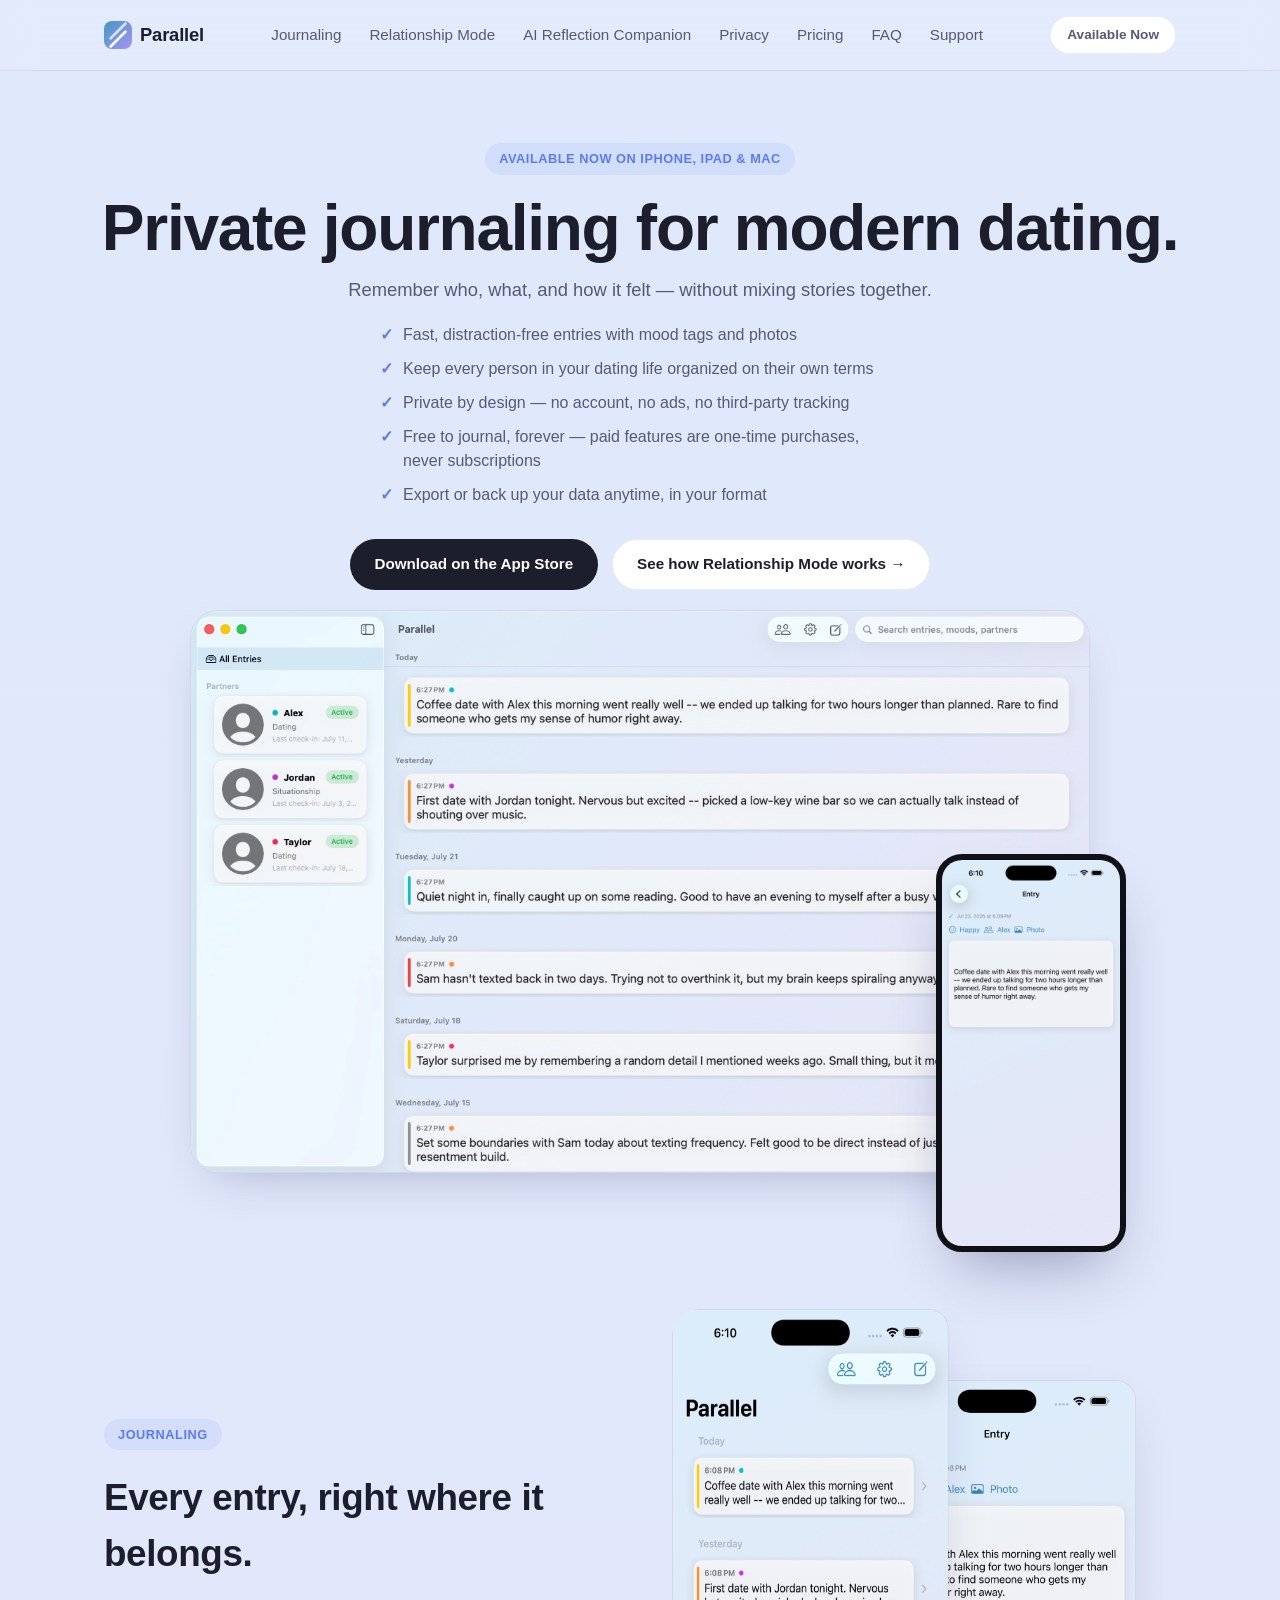
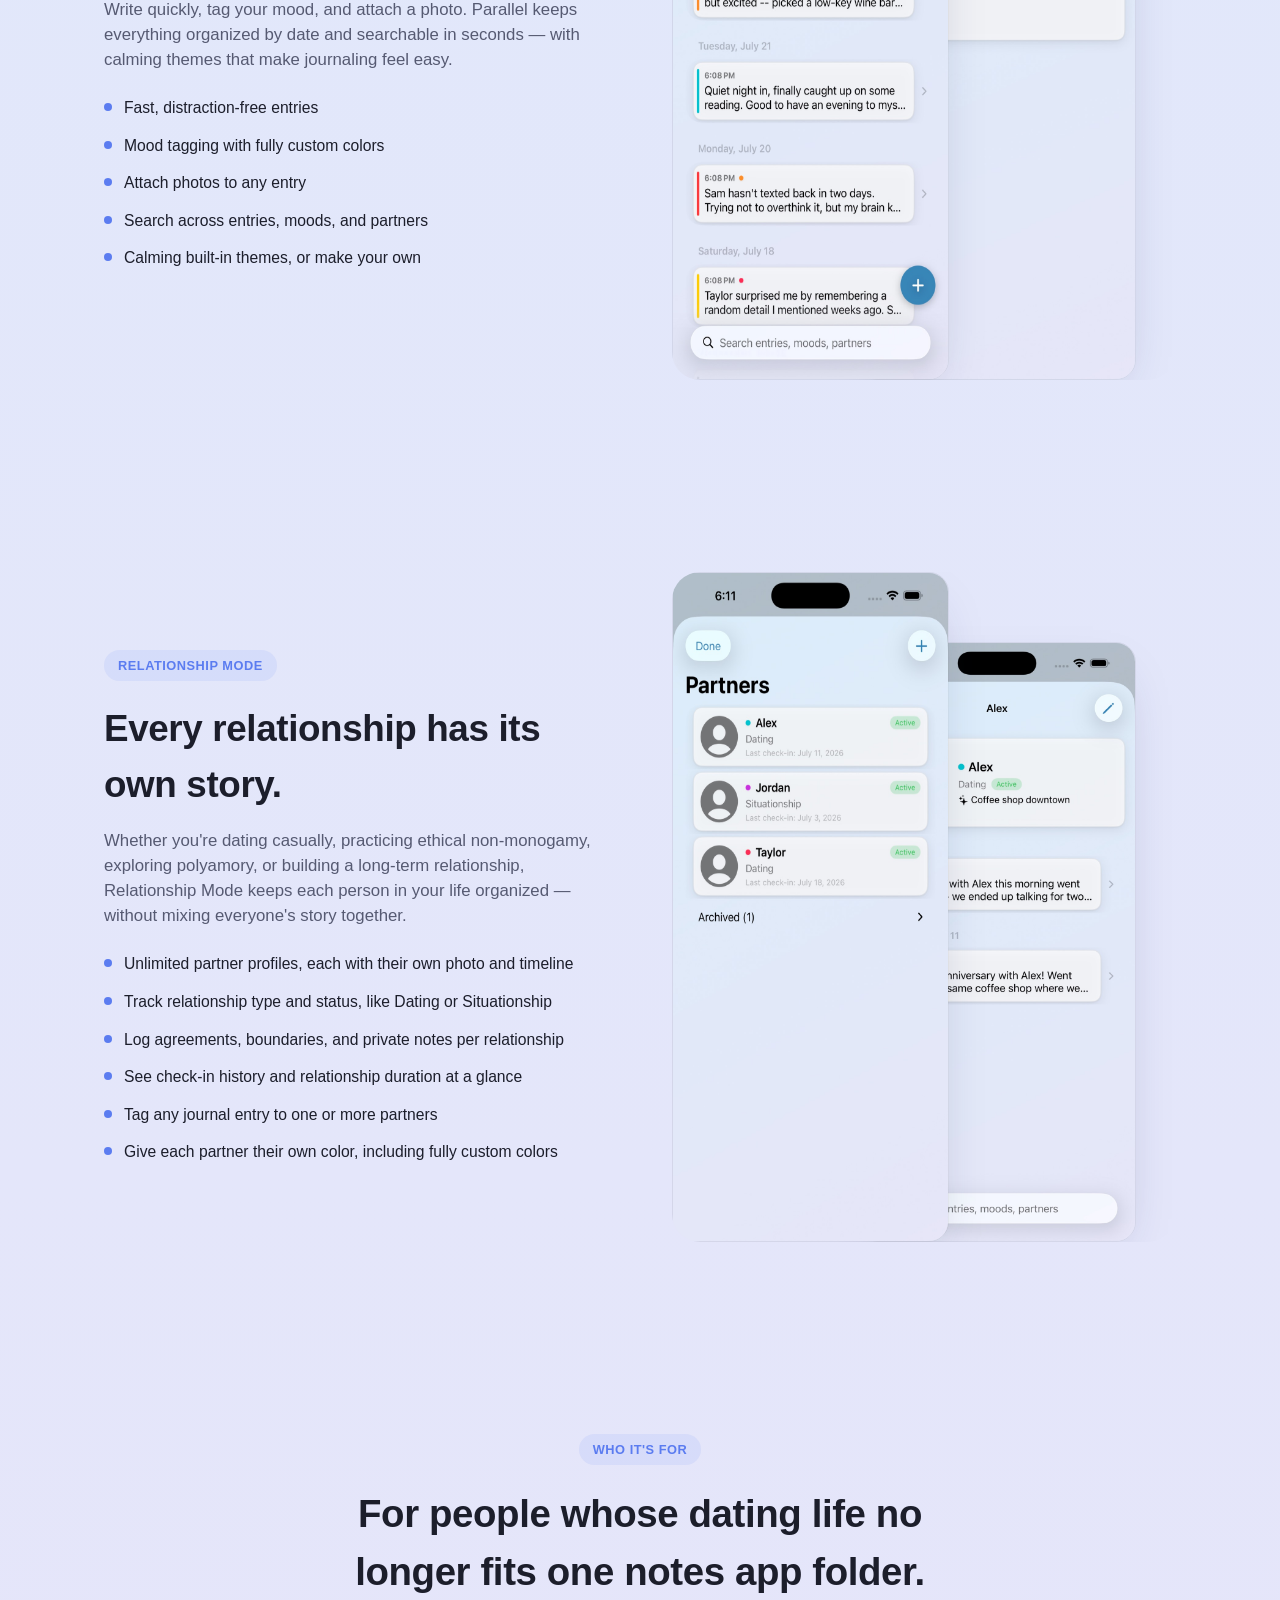
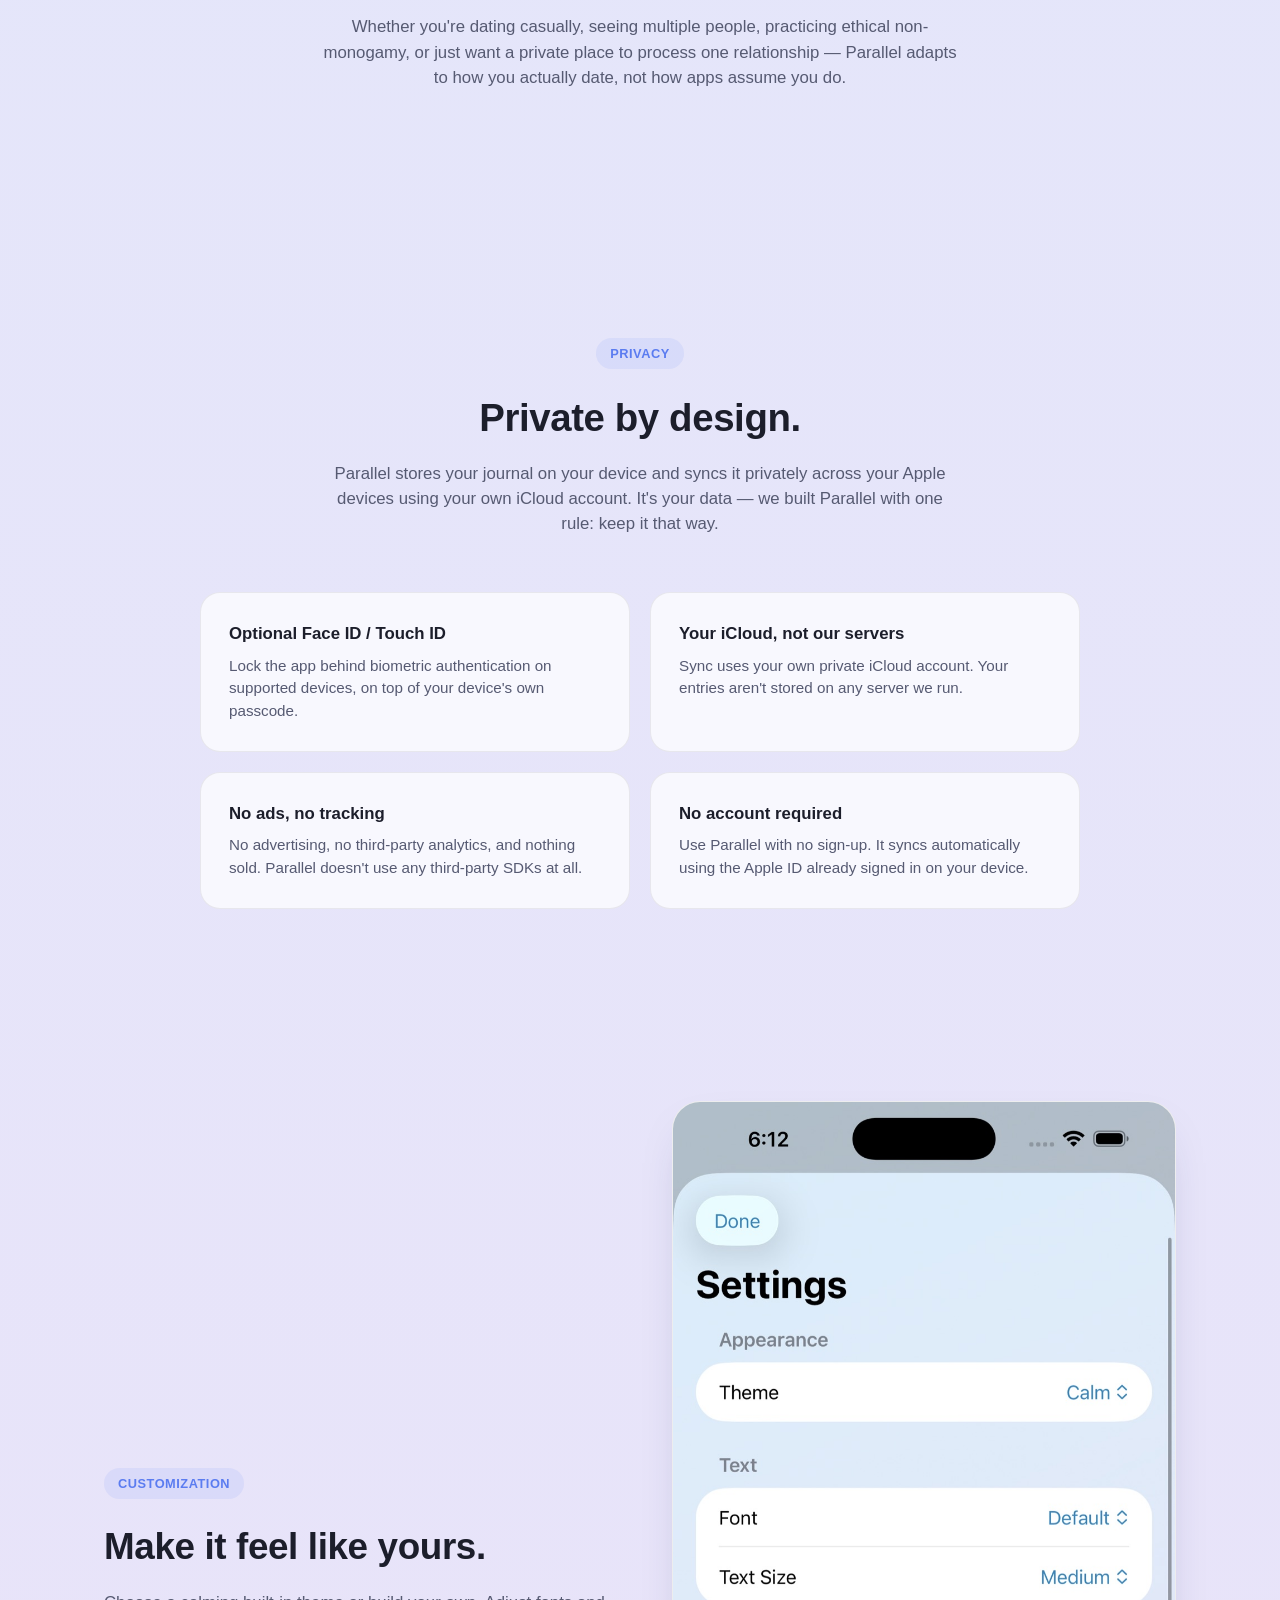
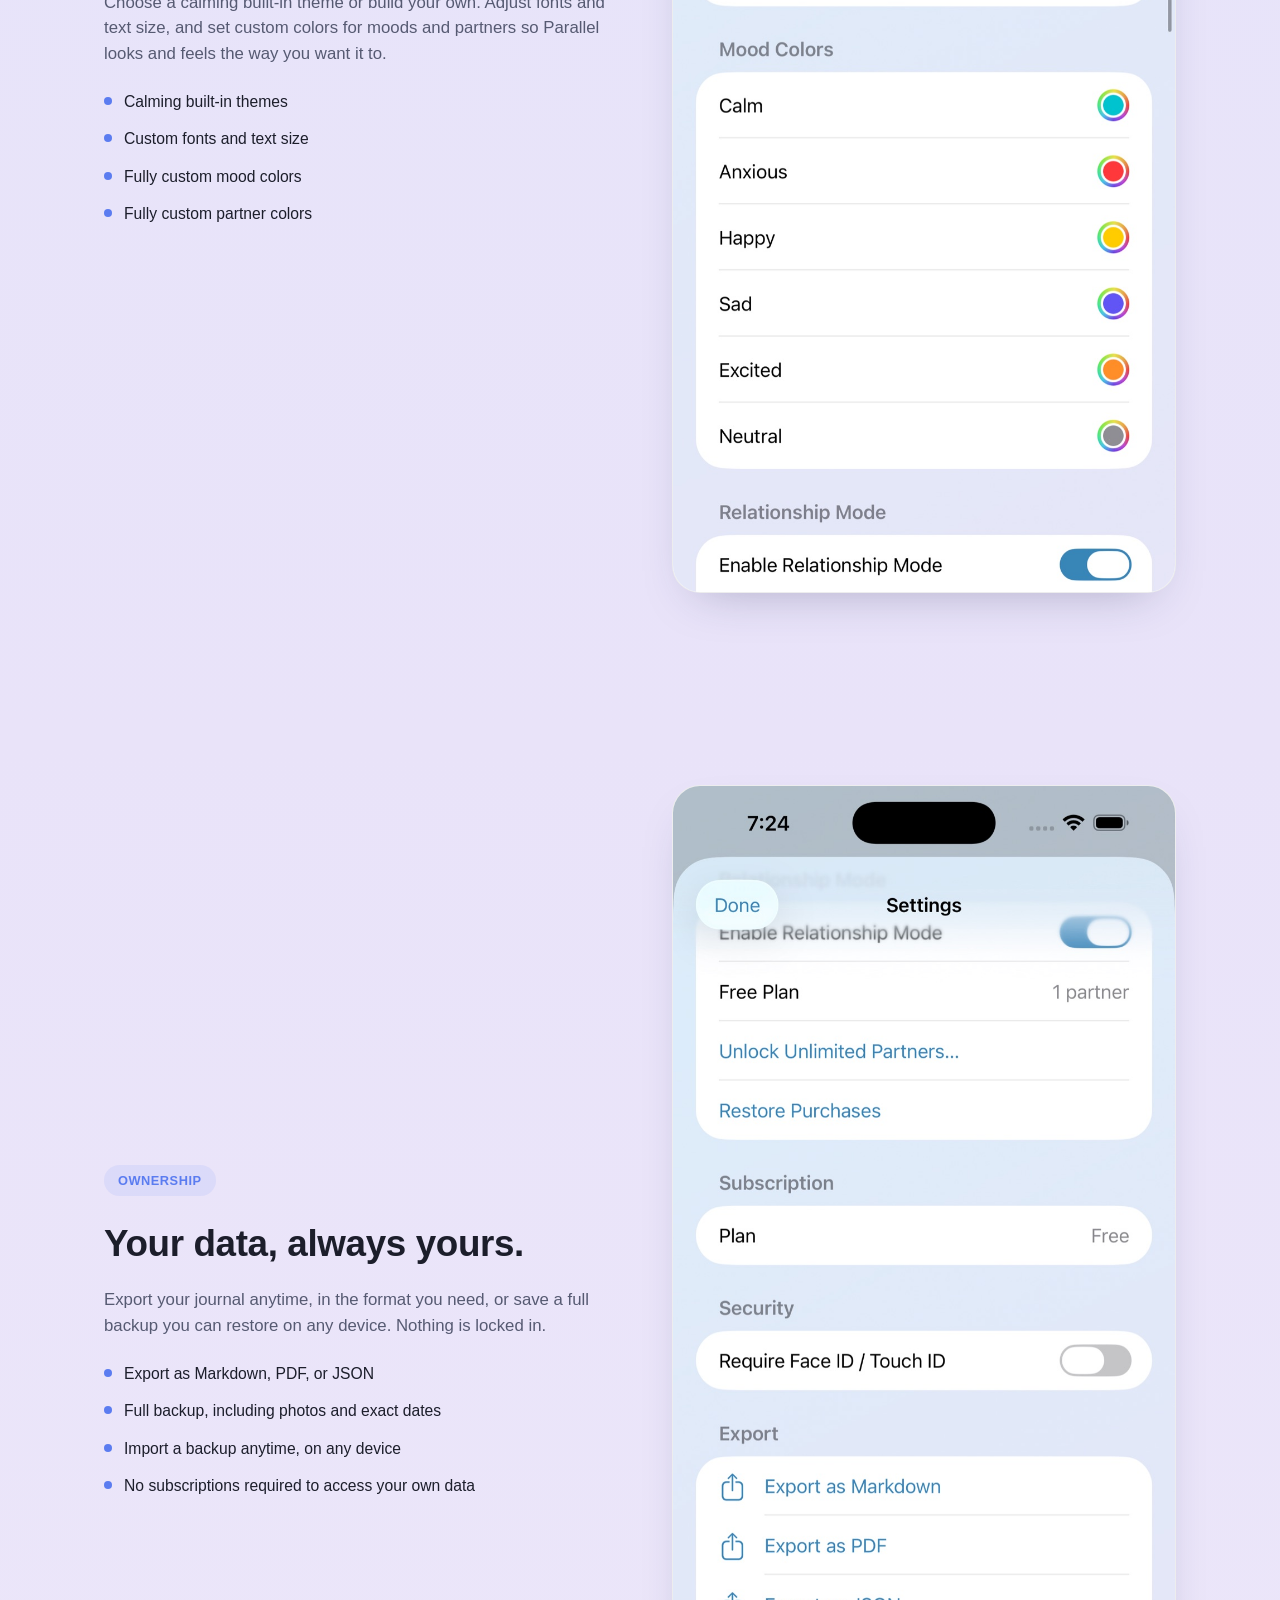
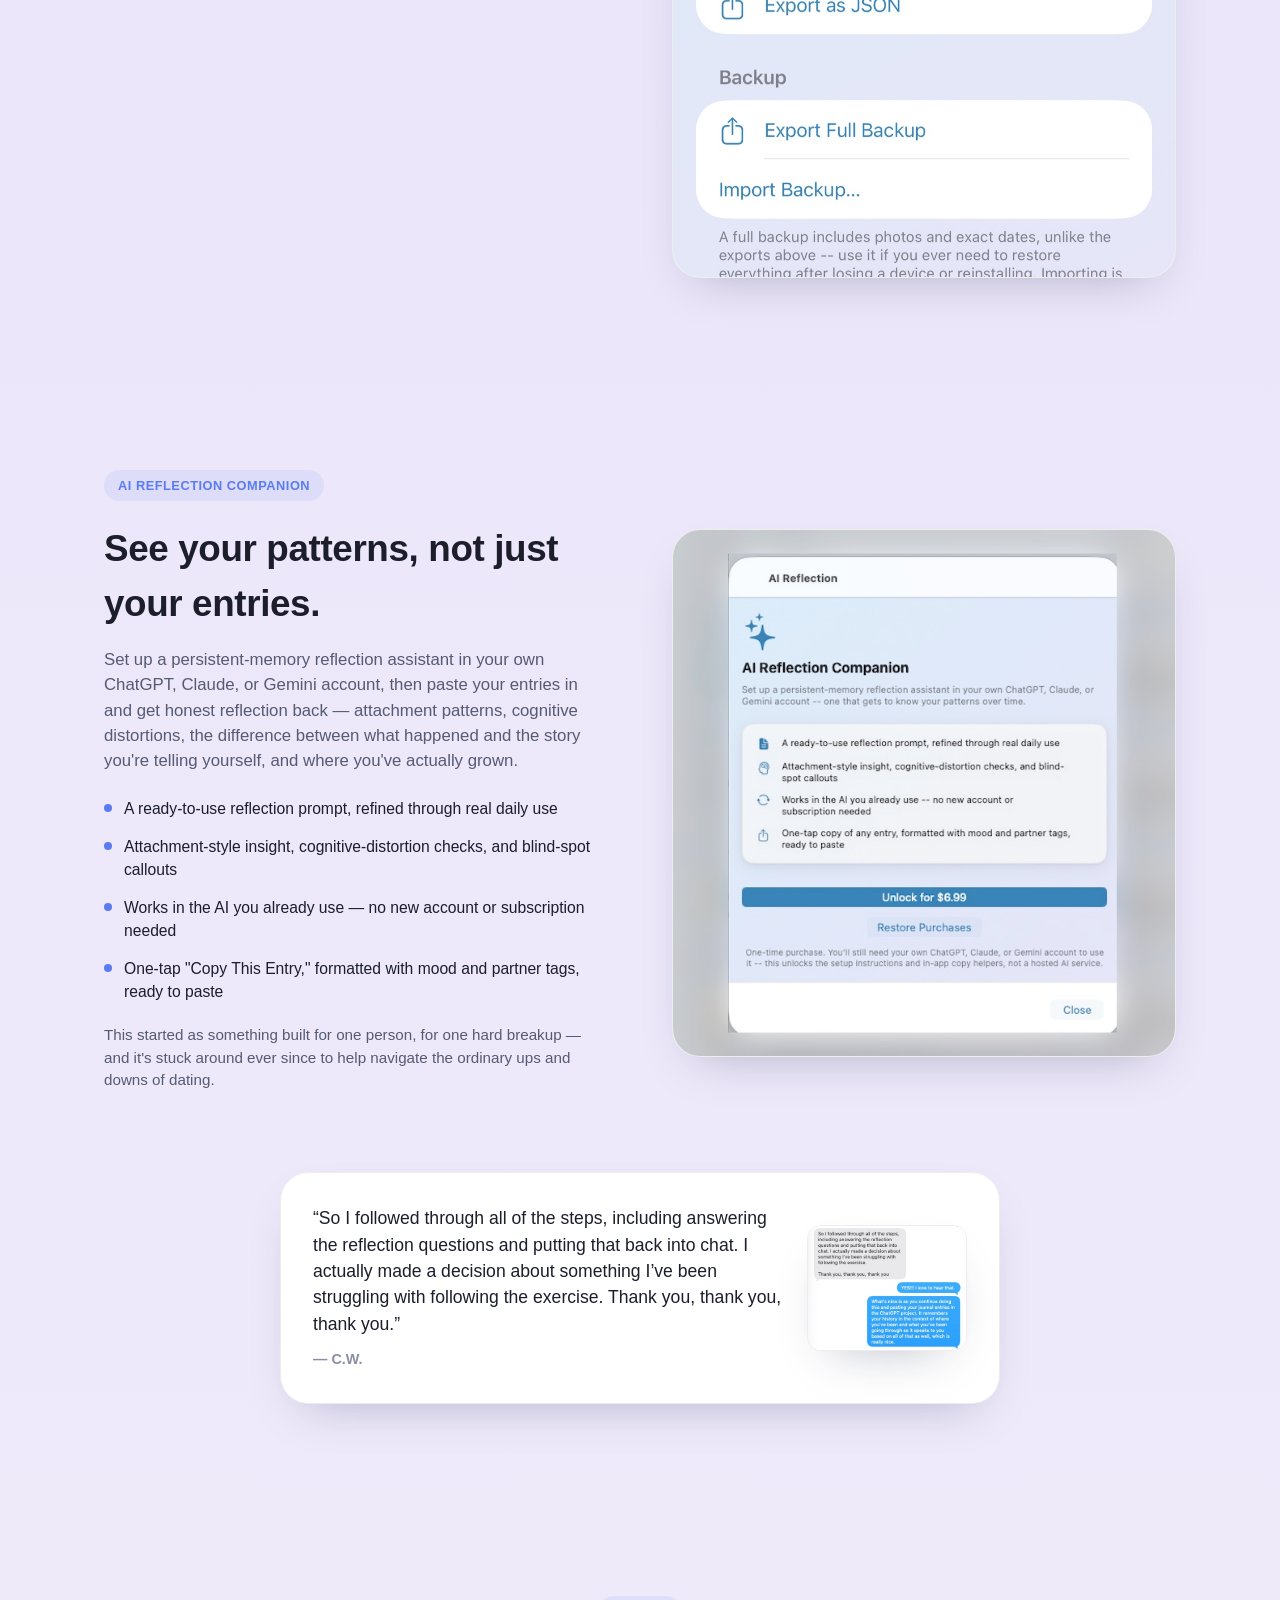
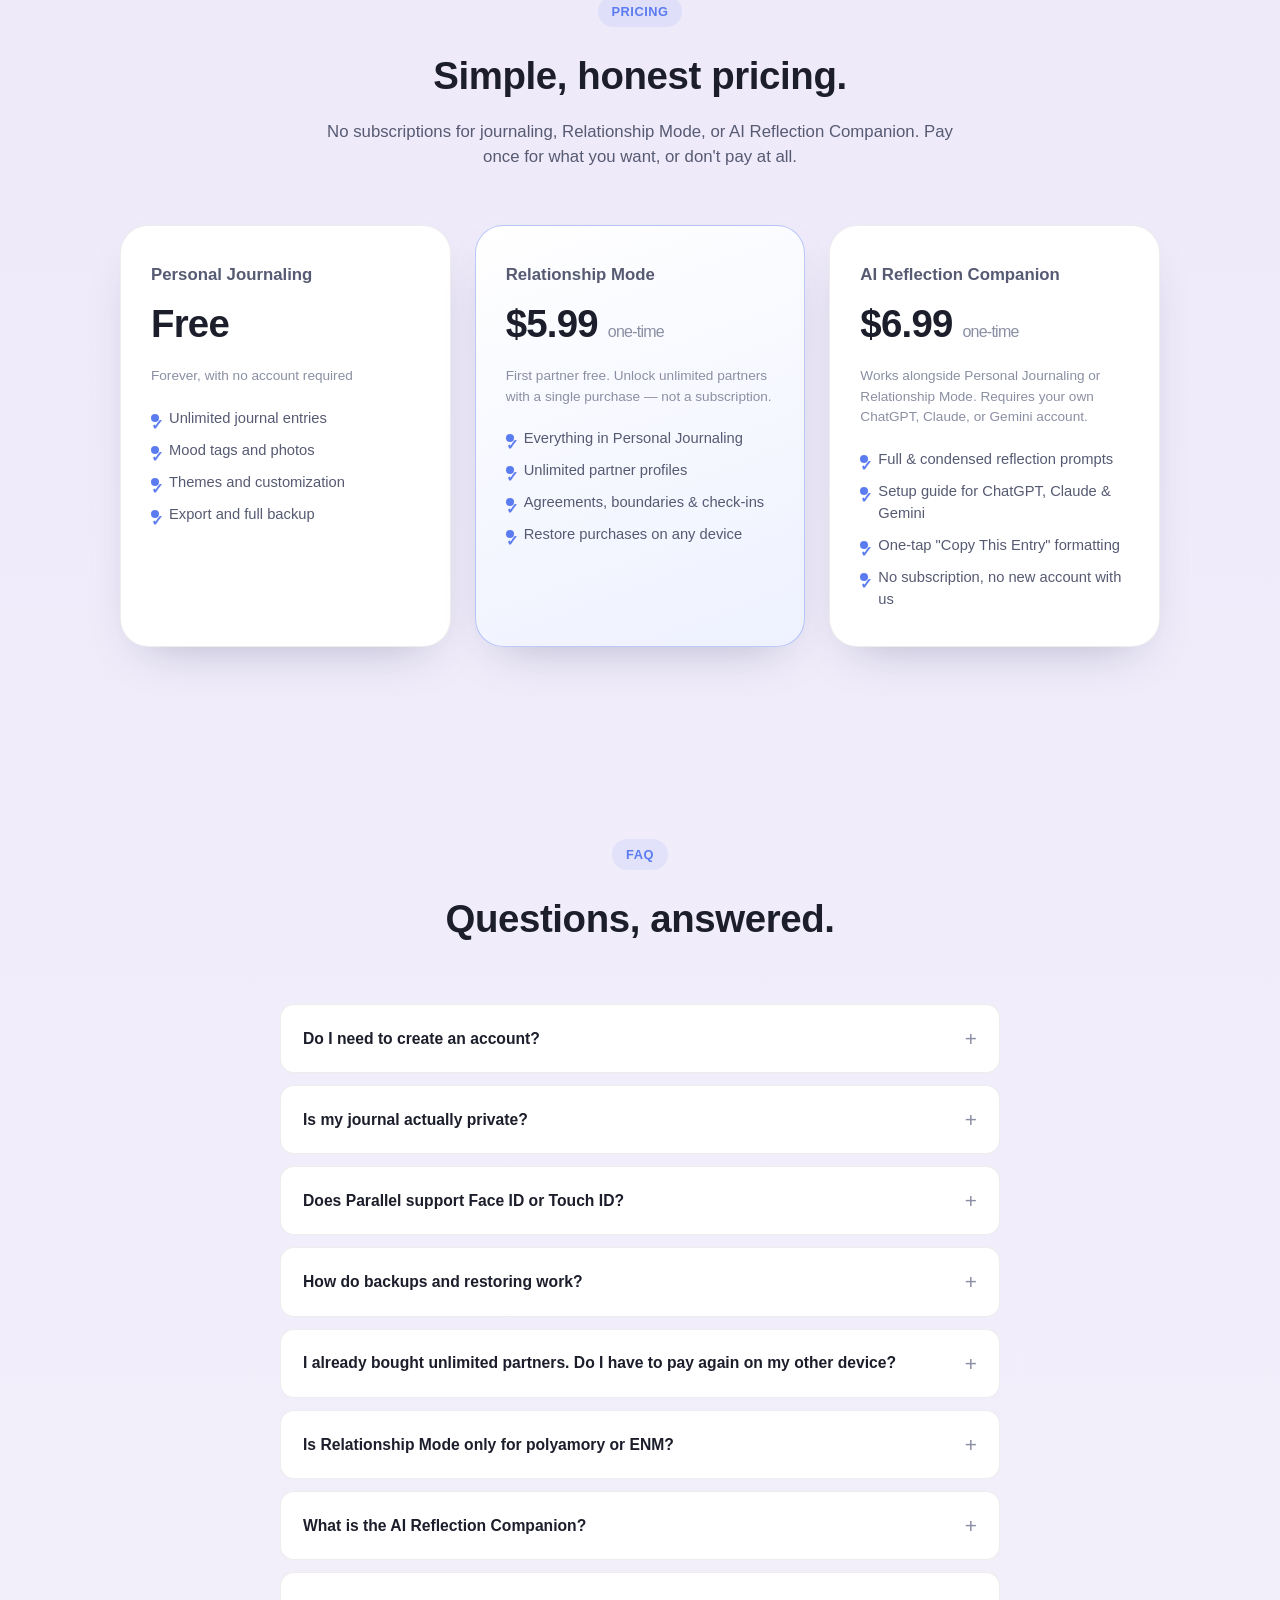
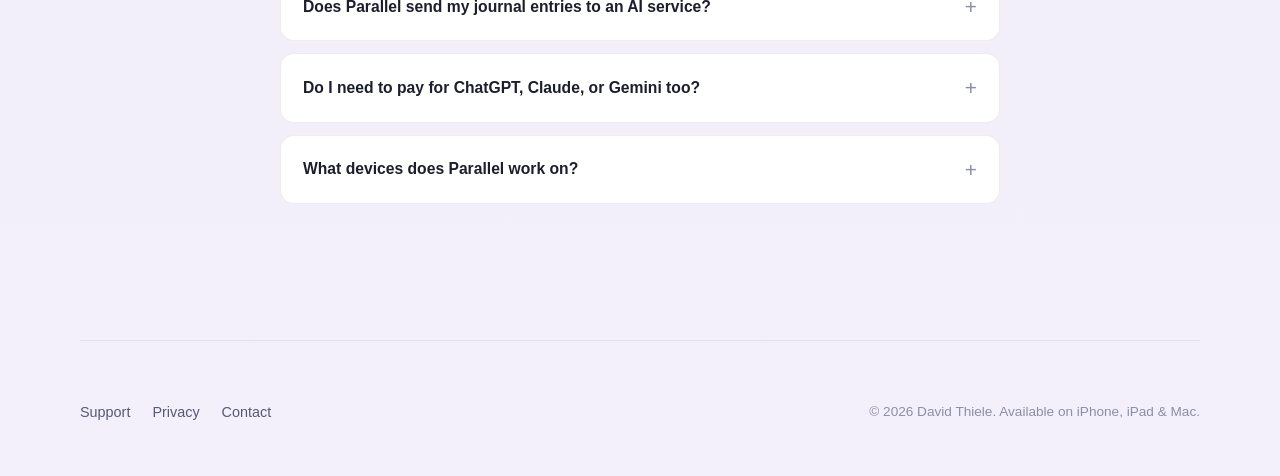
<file: index.html>
<!DOCTYPE html>
<html lang="en">
<head>
<meta charset="UTF-8">
<meta name="viewport" content="width=device-width, initial-scale=1.0">
<title>Parallel Journal — Private journaling for modern dating.</title>
<meta name="description" content="Parallel is a private journal for modern dating — moods, photos, and the people each memory belongs to. Built for casual dating, ENM, and polyamory alike. Private by design.">
<link rel="canonical" href="https://parallel-journal.com/">
<link rel="icon" type="image/png" href="/favicon.png">
<link rel="apple-touch-icon" href="/apple-touch-icon.png">
<link rel="stylesheet" href="/styles.css">
<script type="module" src="https://static.cloudflareinsights.com/beacon.min.js" data-cf-beacon='{"token":"9ad7dee54ea14db5ba8eda3883740e1d"}'></script>
<script src="/inapp.js" defer></script>
</head>
<body>

<header class="site">
  <nav class="nav">
    <a class="wordmark" href="/"><img src="/images/icon.png" alt="Parallel Journal icon">Parallel</a>
    <ul class="nav-links">
      <li><a href="#journaling">Journaling</a></li>
      <li><a href="#relationship-mode">Relationship Mode</a></li>
      <li><a href="#ai-reflection">AI Reflection Companion</a></li>
      <li><a href="#privacy">Privacy</a></li>
      <li><a href="#pricing">Pricing</a></li>
      <li><a href="#faq">FAQ</a></li>
      <li><a href="/support">Support</a></li>
    </ul>
    <span class="nav-cta">Available Now</span>
  </nav>
</header>

<main>

  <section class="hero wrap">
    <span class="eyebrow">Available now on iPhone, iPad &amp; Mac</span>
    <h1>Private journaling for modern dating.</h1>
    <p class="sub-tagline">Remember who, what, and how it felt — without mixing stories together.</p>
    <ul class="hero-benefits">
      <li>Fast, distraction-free entries with mood tags and photos</li>
      <li>Keep every person in your dating life organized on their own terms</li>
      <li>Private by design — no account, no ads, no third-party tracking</li>
      <li>Free to journal, forever — paid features are one-time purchases, never subscriptions</li>
      <li>Export or back up your data anytime, in your format</li>
    </ul>
    <div class="hero-actions">
      <a class="btn btn-primary" href="https://apps.apple.com/us/app/parallel-journal/id6790966807" target="_blank" rel="noopener">Download on the App Store</a>
      <a class="btn btn-secondary" href="#relationship-mode">See how Relationship Mode works →</a>
    </div>
    <div class="hero-shot">
      <div class="mac-shot">
        <img src="/images/mac/main-view.jpg" alt="Parallel Journal on Mac, showing a timeline of journal entries organized by date with mood colors and partner tags.">
      </div>
      <div class="ios-shot">
        <img src="/images/ios/entry-view.jpg" alt="A single journal entry on iPhone, tagged Happy and linked to a partner named Alex.">
      </div>
    </div>
  </section>

  <!--
    Black Friday 2026 offer (live). Mirrors the standalone /black-friday/ page, so keep the two in sync.
    EXPIRY: the script after the section removes it once data-ends has passed
    (2026-12-01T08:00:00Z = end of Cyber Monday, Nov 30, Pacific time).
    Two separate one-time offers; do not describe them as a bundle.
  -->
  <section class="feature" id="black-friday" data-ends="2026-12-01T08:00:00Z">
    <div class="wrap">
      <div class="promo-panel">
        <div class="section-header">
          <span class="eyebrow">Black Friday 2026</span>
          <h2>Make space for better reflection this Black Friday</h2>
          <p>Parallel is private by design — your journal stays on your devices and in your own iCloud, with no account to create. Through Cyber Monday, two optional unlocks are available at a special price. Both are one-time purchases. No subscription.</p>
        </div>

        <div class="promo-grid">
          <div class="price-card">
            <h3>AI Reflection Companion</h3>
            <div class="price">
              <span class="price-was"><span class="sr-only">Regular price </span><s>$6.99</s></span>
              <span class="sr-only">Offer price </span>$4.99 <small>one-time</small>
            </div>
            <p class="note">Works alongside Personal Journaling or Relationship Mode.</p>
            <p class="promo-blurb">Set up a reflection assistant in your own ChatGPT, Claude, or Gemini account and bring your entries in for honest reflection.</p>
            <ul>
              <li>A ready-to-use reflection prompt, plus setup guides for ChatGPT, Claude &amp; Gemini</li>
              <li>One-tap &quot;Copy This Entry,&quot; formatted with mood and partner tags</li>
              <li>Runs in your own AI account — Parallel doesn't host any AI</li>
            </ul>
            <div class="promo-cta">
              <a class="btn btn-primary" href="https://apps.apple.com/redeem?ctx=offercodes&amp;id=6790966807&amp;code=PARALLELBF26" target="_blank" rel="noopener" aria-label="Get the AI Reflection Companion offer">Get the offer</a>
            </div>
          </div>

          <div class="price-card highlight">
            <h3>Relationship Mode: Unlimited Partners</h3>
            <div class="price">
              <span class="price-was"><span class="sr-only">Regular price </span><s>$5.99</s></span>
              <span class="sr-only">Offer price </span>$3.99 <small>one-time</small>
            </div>
            <p class="note">Your first partner is always free. This unlocks unlimited partners.</p>
            <p class="promo-blurb">Keep every person in your dating life organized on their own terms, without mixing stories together.</p>
            <ul>
              <li>Unlimited partner profiles, each with their own timeline</li>
              <li>Agreements, boundaries, and private notes per relationship</li>
              <li>Check-in history and relationship duration at a glance</li>
            </ul>
            <div class="promo-cta">
              <a class="btn btn-primary" href="https://apps.apple.com/redeem?ctx=offercodes&amp;id=6790966807&amp;code=RELATIONSHIPBF26" target="_blank" rel="noopener" aria-label="Get the Relationship Mode: Unlimited Partners offer">Get the offer</a>
            </div>
          </div>
        </div>

        <div class="promo-redeem">
          <h3>How to get the offer</h3>
          <ol class="promo-steps">
            <li><span><a href="https://apps.apple.com/us/app/parallel-journal/id6790966807" target="_blank" rel="noopener">Download the free Parallel Journal app</a> and make sure it's installed on your iPhone, iPad, or Mac.</span></li>
            <li><span>Come back to this page in your regular browser, like Safari &mdash; not inside TikTok or Instagram. If you're in one of those apps, tap <strong>&#8943;</strong> or the share icon and choose <strong>Open in browser</strong>.</span></li>
            <li><span>Tap <strong>Get the offer</strong> on the unlock you want. There's no code to type; it's built into the button. The App Store opens with your offer, and you confirm with your Apple ID.</span></li>
            <li><span>Open Parallel. Your unlock should appear on its own. If it doesn't, tap <strong>Restore Purchases</strong> in Settings.</span></li>
          </ol>
          <p class="promo-fineprint">Offers available through Cyber Monday, November 30, 2026. Each offer can be redeemed once per customer.</p>
        </div>
      </div>
    </div>
  </section>
  <script>
    // Remove the Black Friday offer once the promotion window has closed.
    (function () {
      var s = document.getElementById('black-friday');
      if (s && Date.now() >= Date.parse(s.getAttribute('data-ends'))) { s.remove(); }
    })();
  </script>

  <section class="feature" id="journaling">
    <div class="wrap feature-grid">
      <div>
        <span class="eyebrow">Journaling</span>
        <h2>Every entry, right where it belongs.</h2>
        <p class="lead">Write quickly, tag your mood, and attach a photo. Parallel keeps everything organized by date and searchable in seconds — with calming themes that make journaling feel easy.</p>
        <ul>
          <li>Fast, distraction-free entries</li>
          <li>Mood tagging with fully custom colors</li>
          <li>Attach photos to any entry</li>
          <li>Search across entries, moods, and partners</li>
          <li>Calming built-in themes, or make your own</li>
        </ul>
      </div>
      <div class="feature-visual two-up">
        <img class="shot-a" src="/images/ios/main-entry-list.jpg" alt="Parallel Journal timeline on iPhone showing entries grouped by day.">
        <img class="shot-b" src="/images/ios/entry-view.jpg" alt="A single journal entry detail view on iPhone.">
      </div>
    </div>
  </section>

  <section class="feature reverse" id="relationship-mode">
    <div class="wrap feature-grid">
      <div class="feature-visual two-up">
        <img class="shot-a" src="/images/ios/partners-list.jpg" alt="Parallel Journal Partners list on iPhone showing Alex, Jordan, and Taylor with relationship type and status.">
        <img class="shot-b" src="/images/ios/partner-profile.jpg" alt="A partner's profile and entry history in Parallel Journal on iPhone.">
      </div>
      <div>
        <span class="eyebrow">Relationship Mode</span>
        <h2>Every relationship has its own story.</h2>
        <p class="lead">Whether you're dating casually, practicing ethical non-monogamy, exploring polyamory, or building a long-term relationship, Relationship Mode keeps each person in your life organized — without mixing everyone's story together.</p>
        <ul>
          <li>Unlimited partner profiles, each with their own photo and timeline</li>
          <li>Track relationship type and status, like Dating or Situationship</li>
          <li>Log agreements, boundaries, and private notes per relationship</li>
          <li>See check-in history and relationship duration at a glance</li>
          <li>Tag any journal entry to one or more partners</li>
          <li>Give each partner their own color, including fully custom colors</li>
        </ul>
      </div>
    </div>
  </section>

  <section class="feature" id="who-its-for">
    <div class="wrap">
      <div class="section-header">
        <span class="eyebrow">Who it's for</span>
        <h2>For people whose dating life no longer fits one notes app folder.</h2>
        <p>Whether you're dating casually, seeing multiple people, practicing ethical non-monogamy, or just want a private place to process one relationship — Parallel adapts to how you actually date, not how apps assume you do.</p>
      </div>
    </div>
  </section>

  <section class="feature" id="privacy">
    <div class="wrap">
      <div class="section-header">
        <span class="eyebrow">Privacy</span>
        <h2>Private by design.</h2>
        <p>Parallel stores your journal on your device and syncs it privately across your Apple devices using your own iCloud account. It's your data — we built Parallel with one rule: keep it that way.</p>
      </div>
      <div class="privacy-grid">
        <div class="privacy-card">
          <h3>Optional Face ID / Touch ID</h3>
          <p>Lock the app behind biometric authentication on supported devices, on top of your device's own passcode.</p>
        </div>
        <div class="privacy-card">
          <h3>Your iCloud, not our servers</h3>
          <p>Sync uses your own private iCloud account. Your entries aren't stored on any server we run.</p>
        </div>
        <div class="privacy-card">
          <h3>No ads, no tracking</h3>
          <p>No advertising, no third-party analytics, and nothing sold. Parallel doesn't use any third-party SDKs at all.</p>
        </div>
        <div class="privacy-card">
          <h3>No account required</h3>
          <p>Use Parallel with no sign-up. It syncs automatically using the Apple ID already signed in on your device.</p>
        </div>
      </div>
    </div>
  </section>

  <section class="feature reverse" id="customization">
    <div class="wrap feature-grid">
      <div class="feature-visual">
        <img src="/images/ios/settings-1.jpg" alt="Parallel Journal appearance settings on iPhone, showing theme, font, text size, and mood color options.">
      </div>
      <div>
        <span class="eyebrow">Customization</span>
        <h2>Make it feel like yours.</h2>
        <p class="lead">Choose a calming built-in theme or build your own. Adjust fonts and text size, and set custom colors for moods and partners so Parallel looks and feels the way you want it to.</p>
        <ul>
          <li>Calming built-in themes</li>
          <li>Custom fonts and text size</li>
          <li>Fully custom mood colors</li>
          <li>Fully custom partner colors</li>
        </ul>
      </div>
    </div>
  </section>

  <section class="feature" id="ownership">
    <div class="wrap feature-grid">
      <div>
        <span class="eyebrow">Ownership</span>
        <h2>Your data, always yours.</h2>
        <p class="lead">Export your journal anytime, in the format you need, or save a full backup you can restore on any device. Nothing is locked in.</p>
        <ul>
          <li>Export as Markdown, PDF, or JSON</li>
          <li>Full backup, including photos and exact dates</li>
          <li>Import a backup anytime, on any device</li>
          <li>No subscriptions required to access your own data</li>
        </ul>
      </div>
      <div class="feature-visual">
        <img src="/images/ios/settings-2.jpg" alt="Parallel Journal export and backup settings on iPhone, showing Export as Markdown, PDF, and JSON, and full backup options.">
      </div>
    </div>
  </section>

  <section class="feature reverse" id="ai-reflection">
    <div class="wrap feature-grid">
      <div class="feature-visual">
        <img src="/images/mac/ai-reflection-unlock.jpg" alt="The AI Reflection Companion unlock screen in Parallel Journal, listing the reflection prompt, attachment and cognitive-distortion insight, and one-tap entry copying.">
      </div>
      <div>
        <span class="eyebrow">AI Reflection Companion</span>
        <h2>See your patterns, not just your entries.</h2>
        <p class="lead">Set up a persistent-memory reflection assistant in your own ChatGPT, Claude, or Gemini account, then paste your entries in and get honest reflection back — attachment patterns, cognitive distortions, the difference between what happened and the story you're telling yourself, and where you've actually grown.</p>
        <ul>
          <li>A ready-to-use reflection prompt, refined through real daily use</li>
          <li>Attachment-style insight, cognitive-distortion checks, and blind-spot callouts</li>
          <li>Works in the AI you already use — no new account or subscription needed</li>
          <li>One-tap "Copy This Entry," formatted with mood and partner tags, ready to paste</li>
        </ul>
        <p class="lead" style="margin-top: 20px; font-size: 0.95rem;">This started as something built for one person, for one hard breakup — and it's stuck around ever since to help navigate the ordinary ups and downs of dating.</p>
      </div>
    </div>
    <div class="wrap">
      <blockquote class="testimonial">
        <div class="testimonial-quote">
          <p>&ldquo;So I followed through all of the steps, including answering the reflection questions and putting that back into chat. I actually made a decision about something I&rsquo;ve been struggling with following the exercise. Thank you, thank you, thank you.&rdquo;</p>
          <footer>&mdash; C.W.</footer>
        </div>
        <div class="testimonial-proof">
          <img src="/images/testimonial-cw.jpg" alt="Text message from a Parallel Journal user describing their experience using AI Reflection Companion.">
        </div>
      </blockquote>
    </div>
  </section>

  <section class="feature" id="pricing">
    <div class="wrap">
      <div class="section-header">
        <span class="eyebrow">Pricing</span>
        <h2>Simple, honest pricing.</h2>
        <p>No subscriptions for journaling, Relationship Mode, or AI Reflection Companion. Pay once for what you want, or don't pay at all.</p>
      </div>
      <div class="pricing-grid">
        <div class="price-card">
          <h3>Personal Journaling</h3>
          <div class="price">Free</div>
          <p class="note">Forever, with no account required</p>
          <ul>
            <li>Unlimited journal entries</li>
            <li>Mood tags and photos</li>
            <li>Themes and customization</li>
            <li>Export and full backup</li>
          </ul>
        </div>
        <div class="price-card highlight">
          <h3>Relationship Mode</h3>
          <div class="price">$5.99 <small>one-time</small></div>
          <p class="note">First partner free. Unlock unlimited partners with a single purchase — not a subscription.</p>
          <ul>
            <li>Everything in Personal Journaling</li>
            <li>Unlimited partner profiles</li>
            <li>Agreements, boundaries &amp; check-ins</li>
            <li>Restore purchases on any device</li>
          </ul>
        </div>
        <div class="price-card">
          <h3>AI Reflection Companion</h3>
          <div class="price">$6.99 <small>one-time</small></div>
          <p class="note">Works alongside Personal Journaling or Relationship Mode. Requires your own ChatGPT, Claude, or Gemini account.</p>
          <ul>
            <li>Full &amp; condensed reflection prompts</li>
            <li>Setup guide for ChatGPT, Claude &amp; Gemini</li>
            <li>One-tap &quot;Copy This Entry&quot; formatting</li>
            <li>No subscription, no new account with us</li>
          </ul>
        </div>
      </div>
    </div>
  </section>

  <section class="feature" id="faq">
    <div class="wrap">
      <div class="section-header">
        <span class="eyebrow">FAQ</span>
        <h2>Questions, answered.</h2>
      </div>
      <div class="faq">
        <details>
          <summary>Do I need to create an account?</summary>
          <p>No. Parallel doesn't have a custom account system. It syncs using the Apple ID already signed in on your device.</p>
        </details>
        <details>
          <summary>Is my journal actually private?</summary>
          <p>Yes. Your entries are stored on your device and synced to your own private iCloud account — not on any server we operate. We don't sell or share your data, and Parallel doesn't use advertising or third-party analytics.</p>
        </details>
        <details>
          <summary>Does Parallel support Face ID or Touch ID?</summary>
          <p>Yes. You can require Face ID or Touch ID to open the app, in addition to your device's own lock screen security.</p>
        </details>
        <details>
          <summary>How do backups and restoring work?</summary>
          <p>Use Settings to export a full backup, including photos and exact dates, or export your entries as Markdown, PDF, or JSON. Import a backup anytime to restore your journal on a new device.</p>
        </details>
        <details>
          <summary>I already bought unlimited partners. Do I have to pay again on my other device?</summary>
          <p>No. Use Restore Purchases in Settings on any device signed in with the same Apple ID.</p>
        </details>
        <details>
          <summary>Is Relationship Mode only for polyamory or ENM?</summary>
          <p>Not at all. Relationship Mode works for anyone dating casually, practicing ethical non-monogamy, exploring polyamory, or in a single long-term relationship — really, anyone who wants their journal organized around the people in their life, not just the calendar.</p>
        </details>
        <details>
          <summary>What is the AI Reflection Companion?</summary>
          <p>A one-time $6.99 unlock that gives you setup instructions for a reflection assistant inside your own ChatGPT, Claude, or Gemini account, the full reflection prompt to use there, and a one-tap &quot;Copy This Entry&quot; button that formats any entry for pasting in. Parallel doesn't run or host any AI itself.</p>
        </details>
        <details>
          <summary>Does Parallel send my journal entries to an AI service?</summary>
          <p>No. Parallel never transmits your entries anywhere. &quot;Copy This Entry&quot; copies formatted text to your device's clipboard — what you paste into ChatGPT, Claude, or Gemini, and what happens to it after that, is between you and that provider, governed by their privacy policy, not ours.</p>
        </details>
        <details>
          <summary>Do I need to pay for ChatGPT, Claude, or Gemini too?</summary>
          <p>Not necessarily — the free tier of most of these tools works fine for this. AI Reflection Companion unlocks the setup and prompts inside Parallel; the AI conversation itself happens in an account you already control.</p>
        </details>
        <details>
          <summary>What devices does Parallel work on?</summary>
          <p>iPhone, iPad, and Mac, with entries syncing privately between them through your own iCloud account.</p>
        </details>
      </div>
    </div>
  </section>

</main>

<footer class="site wrap">
  <div class="footer-grid">
    <ul class="footer-links">
      <li><a href="/support">Support</a></li>
      <li><a href="/privacy">Privacy</a></li>
      <li><a href="mailto:support@parallel-journal.com">Contact</a></li>
    </ul>
    <p class="footer-meta">© 2026 David Thiele. Available on iPhone, iPad &amp; Mac.</p>
  </div>
</footer>

</body>
</html>
</file>
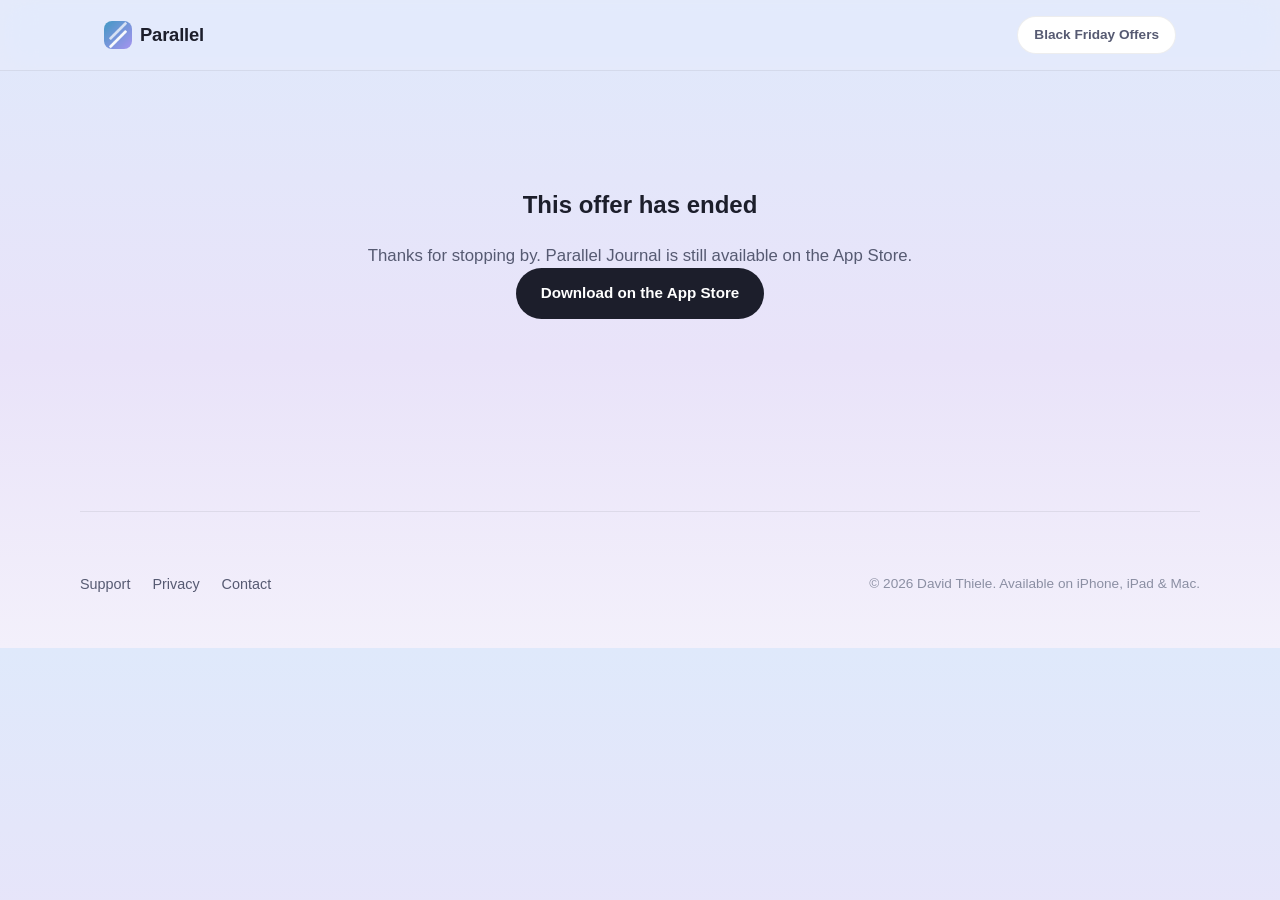
<file: black-friday/index.html>
<!DOCTYPE html>
<html lang="en">
<head>
<meta charset="UTF-8">
<meta name="viewport" content="width=device-width, initial-scale=1.0">
<title>Black Friday Offers — Parallel Journal</title>
<meta name="description" content="Black Friday offers on Parallel Journal: AI Reflection Companion and Relationship Mode, both one-time purchases with no subscription.">
<meta name="robots" content="noindex">
<link rel="canonical" href="https://parallel-journal.com/black-friday/">
<link rel="icon" type="image/png" href="/favicon.png">
<link rel="apple-touch-icon" href="/apple-touch-icon.png">
<link rel="stylesheet" href="/styles.css">
<script type="module" src="https://static.cloudflareinsights.com/beacon.min.js" data-cf-beacon='{"token":"9ad7dee54ea14db5ba8eda3883740e1d"}'></script>
<script src="/inapp.js" defer></script>
</head>
<body>

<header class="site">
  <nav class="nav">
    <a class="wordmark" href="/"><img src="/images/icon.png" alt="Parallel Journal icon">Parallel</a>
    <span class="nav-cta">Black Friday Offers</span>
  </nav>
</header>

<main>

  <section class="feature" id="black-friday" data-ends="2026-12-01T08:00:00Z">
    <div class="wrap">
      <div class="promo-panel">
        <div class="section-header">
          <span class="eyebrow">Black Friday 2026</span>
          <h1>Make space for better reflection this Black Friday</h1>
          <p>Parallel is private by design — your journal stays on your devices and in your own iCloud, with no account to create. Through Cyber Monday, two optional unlocks are available at a special price. Both are one-time purchases. No subscription.</p>
        </div>

        <div class="promo-grid">
          <div class="price-card">
            <h3>AI Reflection Companion</h3>
            <div class="price">
              <span class="price-was"><span class="sr-only">Regular price </span><s>$6.99</s></span>
              <span class="sr-only">Offer price </span>$4.99 <small>one-time</small>
            </div>
            <p class="note">Works alongside Personal Journaling or Relationship Mode.</p>
            <p class="promo-blurb">Set up a reflection assistant in your own ChatGPT, Claude, or Gemini account and bring your entries in for honest reflection.</p>
            <ul>
              <li>A ready-to-use reflection prompt, plus setup guides for ChatGPT, Claude &amp; Gemini</li>
              <li>One-tap &quot;Copy This Entry,&quot; formatted with mood and partner tags</li>
              <li>Runs in your own AI account — Parallel doesn't host any AI</li>
            </ul>
            <div class="promo-cta">
              <a class="btn btn-primary" href="https://apps.apple.com/redeem?ctx=offercodes&amp;id=6790966807&amp;code=PARALLELBF26" target="_blank" rel="noopener" aria-label="Get the AI Reflection Companion offer">Get the offer</a>
            </div>
          </div>

          <div class="price-card highlight">
            <h3>Relationship Mode: Unlimited Partners</h3>
            <div class="price">
              <span class="price-was"><span class="sr-only">Regular price </span><s>$5.99</s></span>
              <span class="sr-only">Offer price </span>$3.99 <small>one-time</small>
            </div>
            <p class="note">Your first partner is always free. This unlocks unlimited partners.</p>
            <p class="promo-blurb">Keep every person in your dating life organized on their own terms, without mixing stories together.</p>
            <ul>
              <li>Unlimited partner profiles, each with their own timeline</li>
              <li>Agreements, boundaries, and private notes per relationship</li>
              <li>Check-in history and relationship duration at a glance</li>
            </ul>
            <div class="promo-cta">
              <a class="btn btn-primary" href="https://apps.apple.com/redeem?ctx=offercodes&amp;id=6790966807&amp;code=RELATIONSHIPBF26" target="_blank" rel="noopener" aria-label="Get the Relationship Mode: Unlimited Partners offer">Get the offer</a>
            </div>
          </div>
        </div>

        <div class="promo-redeem">
          <h3>How to get the offer</h3>
          <ol class="promo-steps">
            <li><span><a href="https://apps.apple.com/us/app/parallel-journal/id6790966807" target="_blank" rel="noopener">Download the free Parallel Journal app</a> and make sure it's installed on your iPhone, iPad, or Mac.</span></li>
            <li><span>Come back to this page in your regular browser, like Safari &mdash; not inside TikTok or Instagram. If you're in one of those apps, tap <strong>&#8943;</strong> or the share icon and choose <strong>Open in browser</strong>.</span></li>
            <li><span>Tap <strong>Get the offer</strong> on the unlock you want. There's no code to type; it's built into the button. The App Store opens with your offer, and you confirm with your Apple ID.</span></li>
            <li><span>Open Parallel. Your unlock should appear on its own. If it doesn't, tap <strong>Restore Purchases</strong> in Settings.</span></li>
          </ol>
          <p class="promo-fineprint">Offers available through Cyber Monday, November 30, 2026. Each offer can be redeemed once per customer.</p>
        </div>
      </div>
    </div>
  </section>

  <script>
    // After the promotion window closes, replace the offer with a short "ended" note
    // so a lingering link (e.g. in a Linktree) never points at an expired offer.
    (function () {
      var s = document.getElementById('black-friday');
      if (s && Date.now() >= Date.parse(s.getAttribute('data-ends'))) {
        s.innerHTML = '<div class="wrap section-header"><h1>This offer has ended</h1><p>Thanks for stopping by. Parallel Journal is still available on the App Store.</p><div class="hero-actions" style="justify-content: center; margin-bottom: 0;"><a class="btn btn-primary" href="https://apps.apple.com/us/app/parallel-journal/id6790966807" target="_blank" rel="noopener">Download on the App Store</a></div></div>';
      }
    })();
  </script>

</main>

<footer class="site wrap">
  <div class="footer-grid">
    <ul class="footer-links">
      <li><a href="/support">Support</a></li>
      <li><a href="/privacy">Privacy</a></li>
      <li><a href="mailto:support@parallel-journal.com">Contact</a></li>
    </ul>
    <p class="footer-meta">© 2026 David Thiele. Available on iPhone, iPad &amp; Mac.</p>
  </div>
</footer>

</body>
</html>
</file>
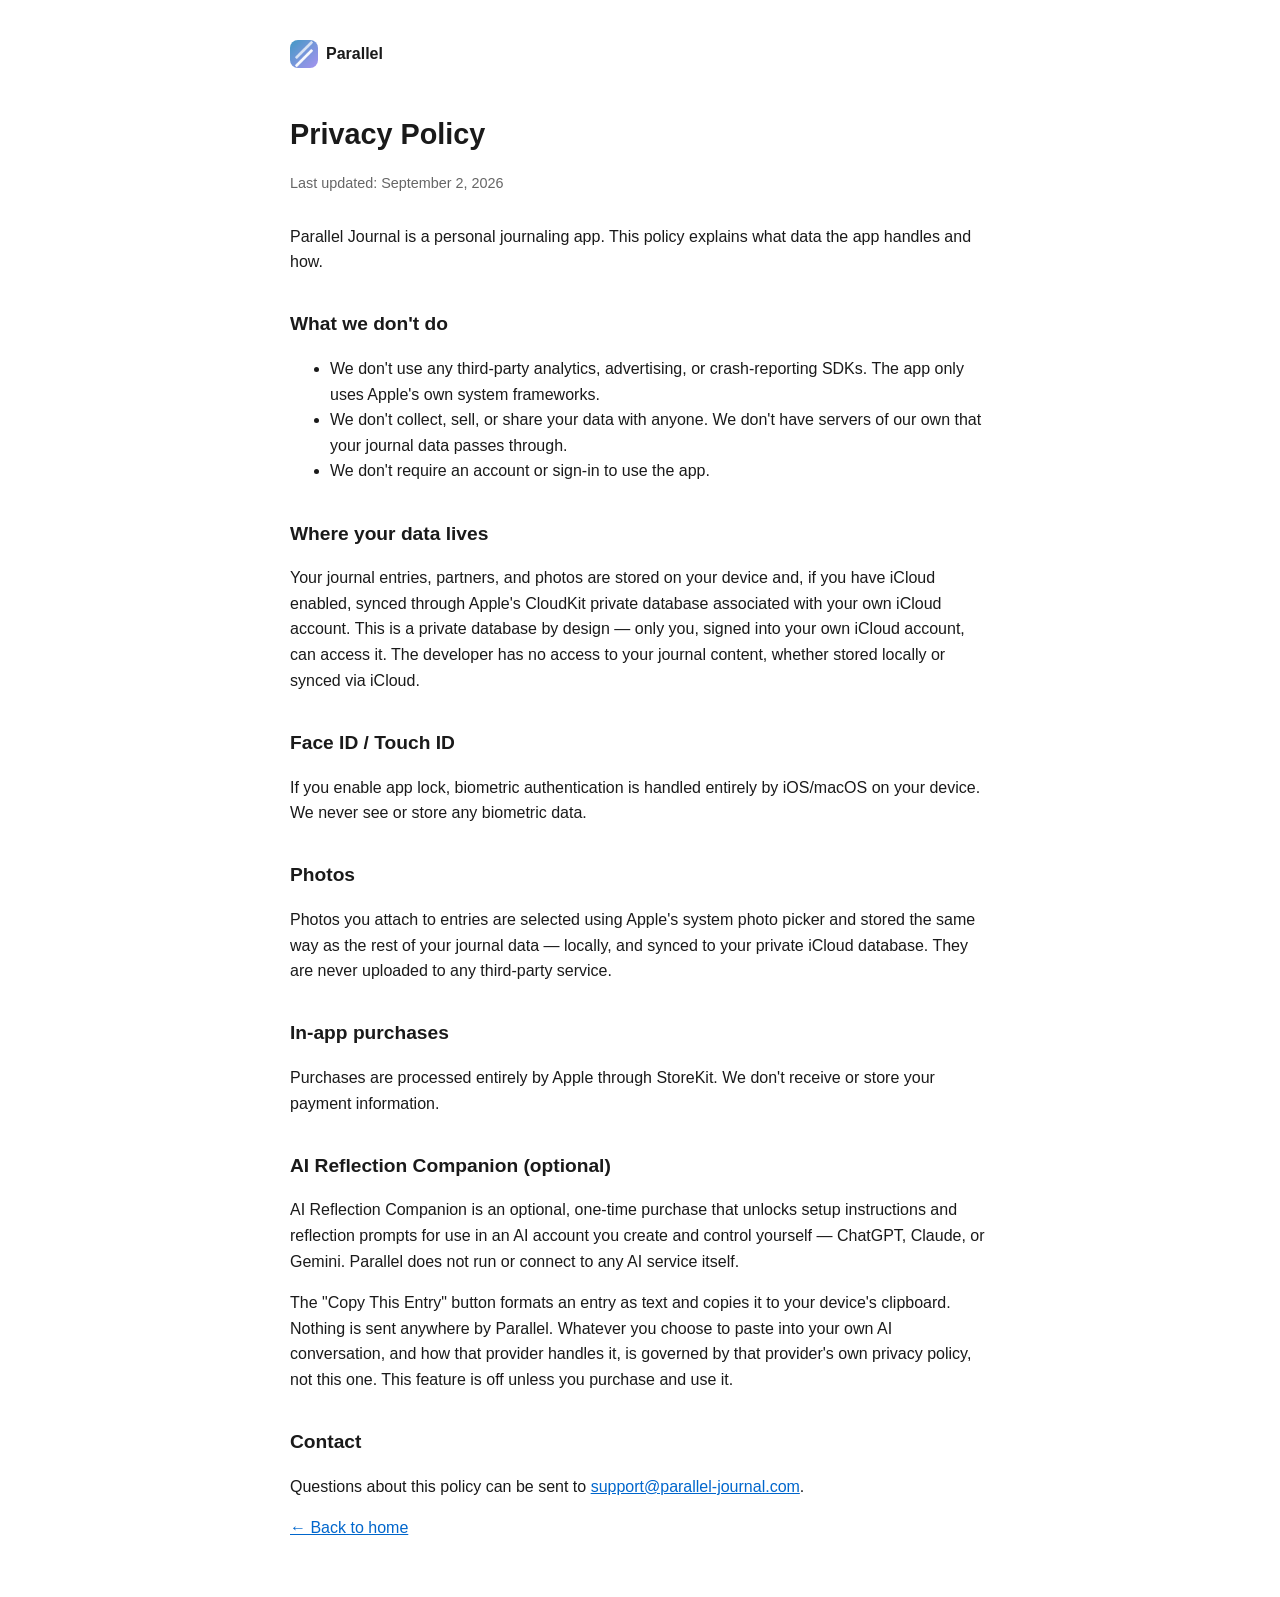
<file: privacy/index.html>
<!DOCTYPE html>
<html lang="en">
<head>
<meta charset="UTF-8">
<meta name="viewport" content="width=device-width, initial-scale=1.0">
<title>Privacy Policy — Parallel Journal</title>
<link rel="canonical" href="https://parallel-journal.com/privacy">
<link rel="icon" type="image/png" href="/favicon.png">
<link rel="apple-touch-icon" href="/apple-touch-icon.png">
<script type="module" src="https://static.cloudflareinsights.com/beacon.min.js" data-cf-beacon='{"token":"9ad7dee54ea14db5ba8eda3883740e1d"}'></script>
<style>
  body { font-family: -apple-system, BlinkMacSystemFont, "Segoe UI", Helvetica, Arial, sans-serif; max-width: 700px; margin: 0 auto; padding: 40px 20px; line-height: 1.6; color: #1a1a1a; }
  h1 { font-size: 1.8em; margin-bottom: 0.2em; }
  h2 { font-size: 1.2em; margin-top: 1.8em; }
  .updated { color: #666; font-size: 0.9em; margin-bottom: 2em; }
  a { color: #0066cc; }
  .brand { display: inline-flex; align-items: center; gap: 8px; text-decoration: none; color: #1a1a1a; font-weight: 700; margin-bottom: 1.5em; }
  .brand img { width: 28px; height: 28px; border-radius: 8px; }
</style>
</head>
<body>
<a class="brand" href="/"><img src="/images/icon.png" alt="Parallel Journal icon">Parallel</a>
<h1>Privacy Policy</h1>
<p class="updated">Last updated: September 2, 2026</p>

<p>Parallel Journal is a personal journaling app. This policy explains what data the app handles and how.</p>

<h2>What we don't do</h2>
<ul>
<li>We don't use any third-party analytics, advertising, or crash-reporting SDKs. The app only uses Apple's own system frameworks.</li>
<li>We don't collect, sell, or share your data with anyone. We don't have servers of our own that your journal data passes through.</li>
<li>We don't require an account or sign-in to use the app.</li>
</ul>

<h2>Where your data lives</h2>
<p>Your journal entries, partners, and photos are stored on your device and, if you have iCloud enabled, synced through Apple's CloudKit private database associated with your own iCloud account. This is a private database by design — only you, signed into your own iCloud account, can access it. The developer has no access to your journal content, whether stored locally or synced via iCloud.</p>

<h2>Face ID / Touch ID</h2>
<p>If you enable app lock, biometric authentication is handled entirely by iOS/macOS on your device. We never see or store any biometric data.</p>

<h2>Photos</h2>
<p>Photos you attach to entries are selected using Apple's system photo picker and stored the same way as the rest of your journal data — locally, and synced to your private iCloud database. They are never uploaded to any third-party service.</p>

<h2>In-app purchases</h2>
<p>Purchases are processed entirely by Apple through StoreKit. We don't receive or store your payment information.</p>

<h2>AI Reflection Companion (optional)</h2>
<p>AI Reflection Companion is an optional, one-time purchase that unlocks setup instructions and reflection prompts for use in an AI account you create and control yourself — ChatGPT, Claude, or Gemini. Parallel does not run or connect to any AI service itself.</p>
<p>The "Copy This Entry" button formats an entry as text and copies it to your device's clipboard. Nothing is sent anywhere by Parallel. Whatever you choose to paste into your own AI conversation, and how that provider handles it, is governed by that provider's own privacy policy, not this one. This feature is off unless you purchase and use it.</p>

<h2>Contact</h2>
<p>Questions about this policy can be sent to <a href="mailto:support@parallel-journal.com">support@parallel-journal.com</a>.</p>

<p><a href="/">← Back to home</a></p>
</body>
</html>
</file>
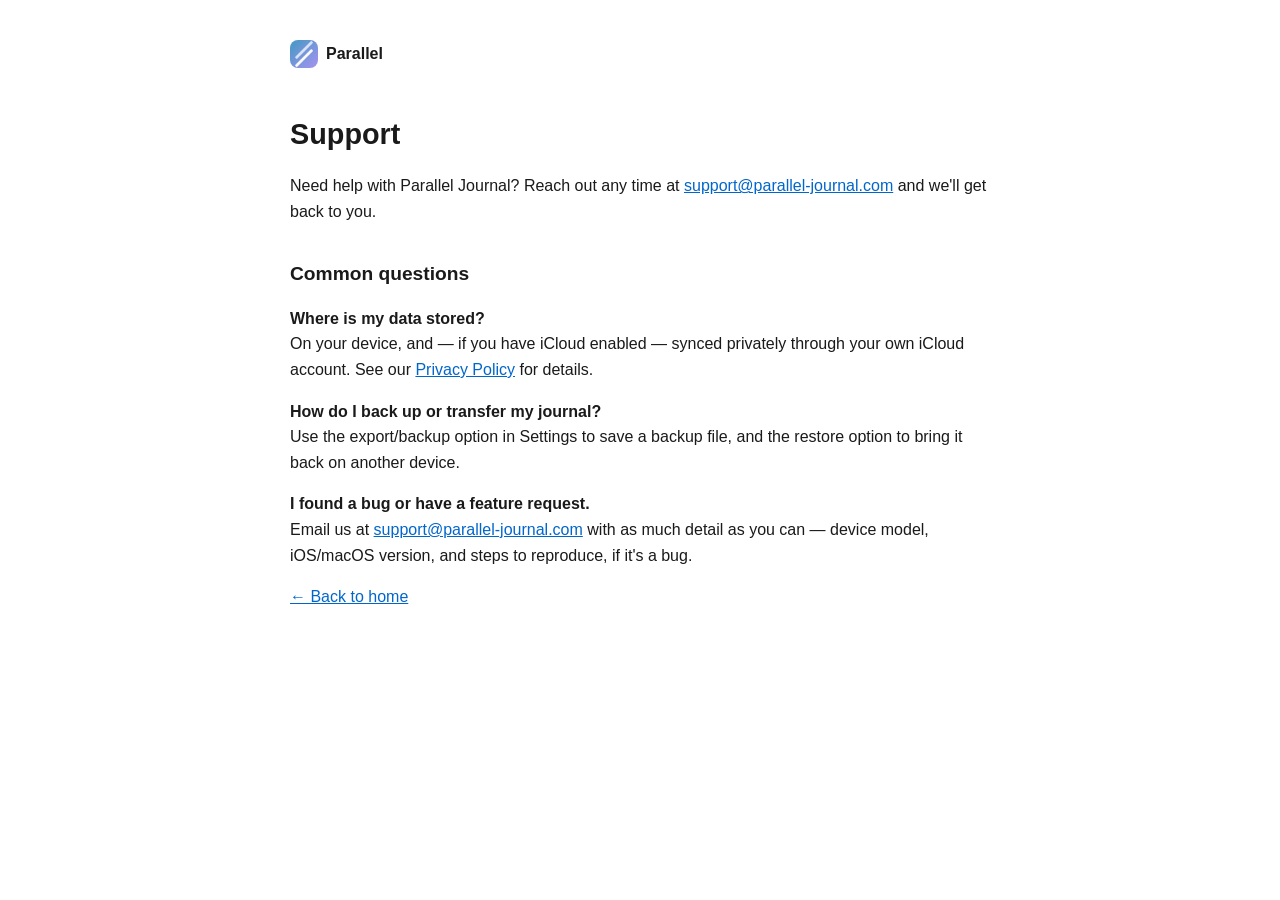
<file: support/index.html>
<!DOCTYPE html>
<html lang="en">
<head>
<meta charset="UTF-8">
<meta name="viewport" content="width=device-width, initial-scale=1.0">
<title>Support — Parallel Journal</title>
<link rel="canonical" href="https://parallel-journal.com/support">
<link rel="icon" type="image/png" href="/favicon.png">
<link rel="apple-touch-icon" href="/apple-touch-icon.png">
<script type="module" src="https://static.cloudflareinsights.com/beacon.min.js" data-cf-beacon='{"token":"9ad7dee54ea14db5ba8eda3883740e1d"}'></script>
<style>
  body { font-family: -apple-system, BlinkMacSystemFont, "Segoe UI", Helvetica, Arial, sans-serif; max-width: 700px; margin: 0 auto; padding: 40px 20px; line-height: 1.6; color: #1a1a1a; }
  h1 { font-size: 1.8em; margin-bottom: 0.2em; }
  h2 { font-size: 1.2em; margin-top: 1.8em; }
  a { color: #0066cc; }
  .brand { display: inline-flex; align-items: center; gap: 8px; text-decoration: none; color: #1a1a1a; font-weight: 700; margin-bottom: 1.5em; }
  .brand img { width: 28px; height: 28px; border-radius: 8px; }
</style>
</head>
<body>
<a class="brand" href="/"><img src="/images/icon.png" alt="Parallel Journal icon">Parallel</a>
<h1>Support</h1>

<p>Need help with Parallel Journal? Reach out any time at <a href="mailto:support@parallel-journal.com">support@parallel-journal.com</a> and we'll get back to you.</p>

<h2>Common questions</h2>

<p><strong>Where is my data stored?</strong><br>
On your device, and — if you have iCloud enabled — synced privately through your own iCloud account. See our <a href="/privacy">Privacy Policy</a> for details.</p>

<p><strong>How do I back up or transfer my journal?</strong><br>
Use the export/backup option in Settings to save a backup file, and the restore option to bring it back on another device.</p>

<p><strong>I found a bug or have a feature request.</strong><br>
Email us at <a href="mailto:support@parallel-journal.com">support@parallel-journal.com</a> with as much detail as you can — device model, iOS/macOS version, and steps to reproduce, if it's a bug.</p>

<p><a href="/">← Back to home</a></p>
</body>
</html>
</file>
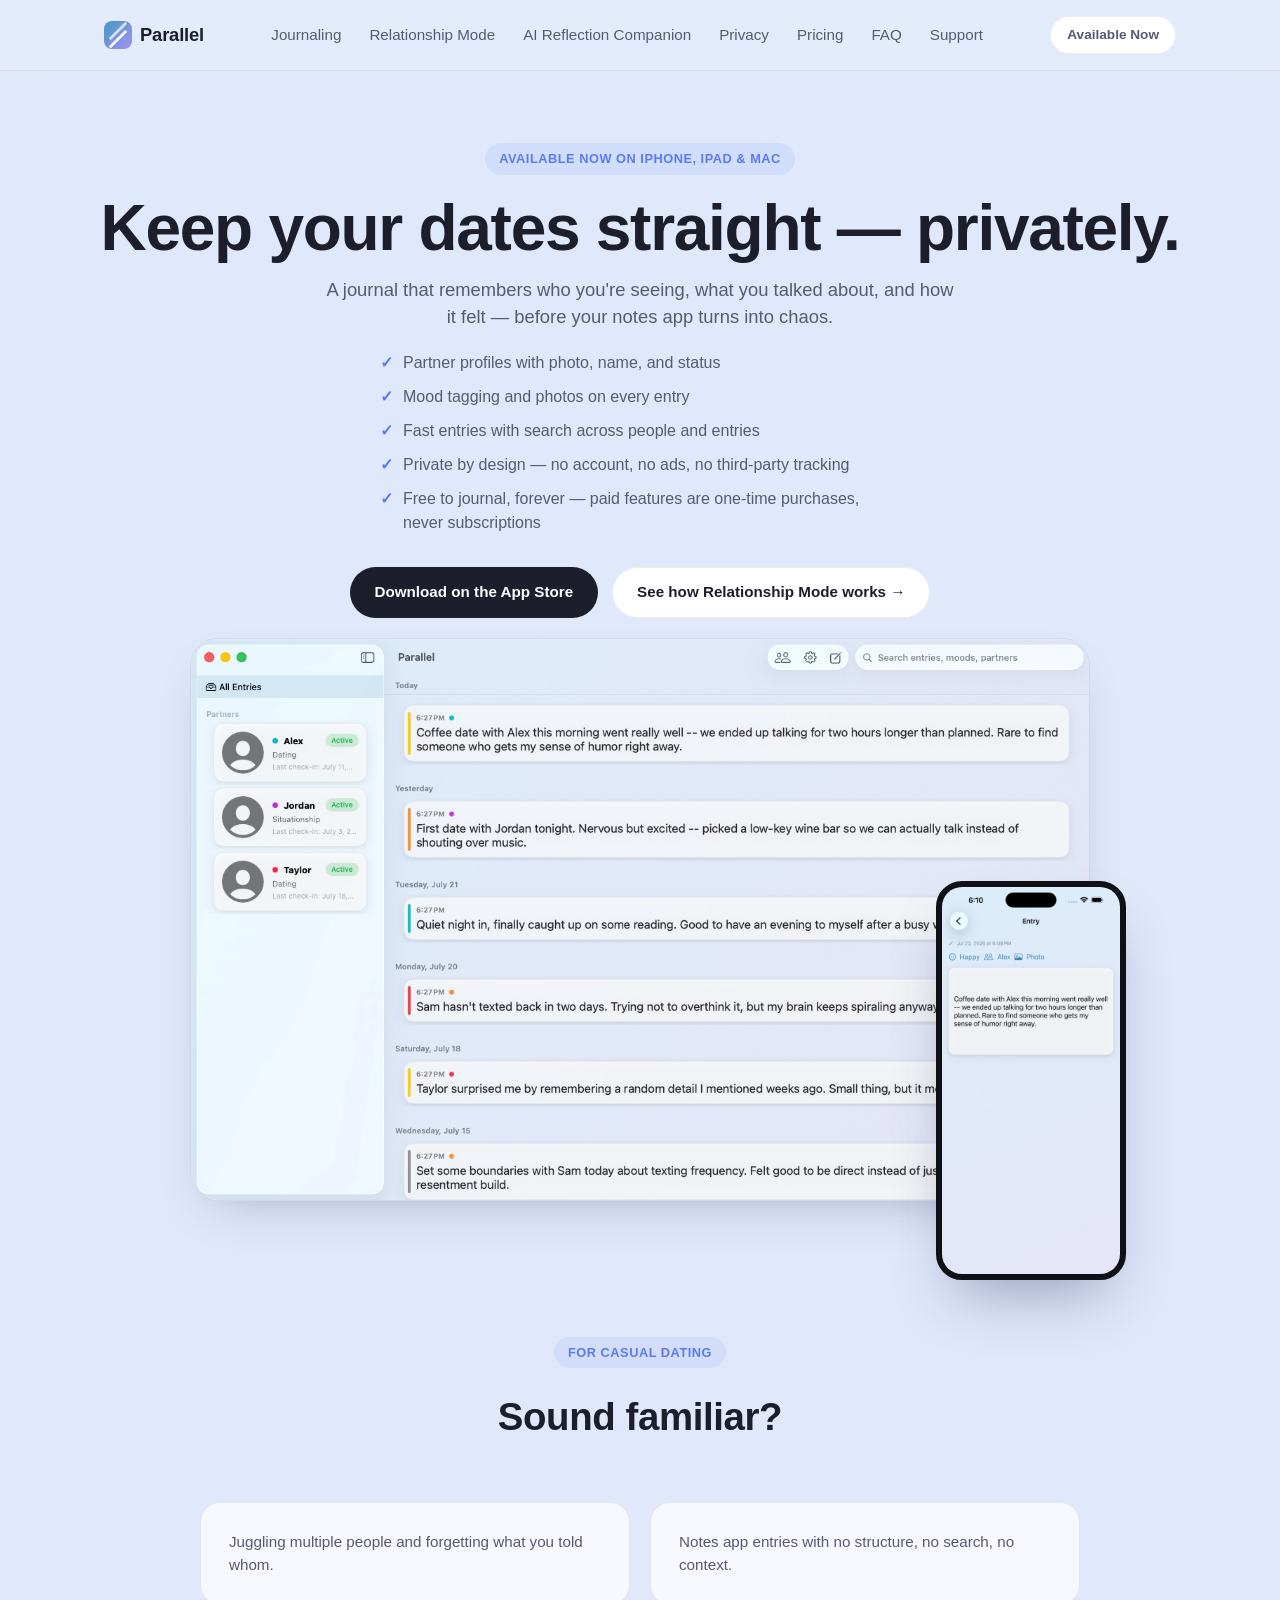
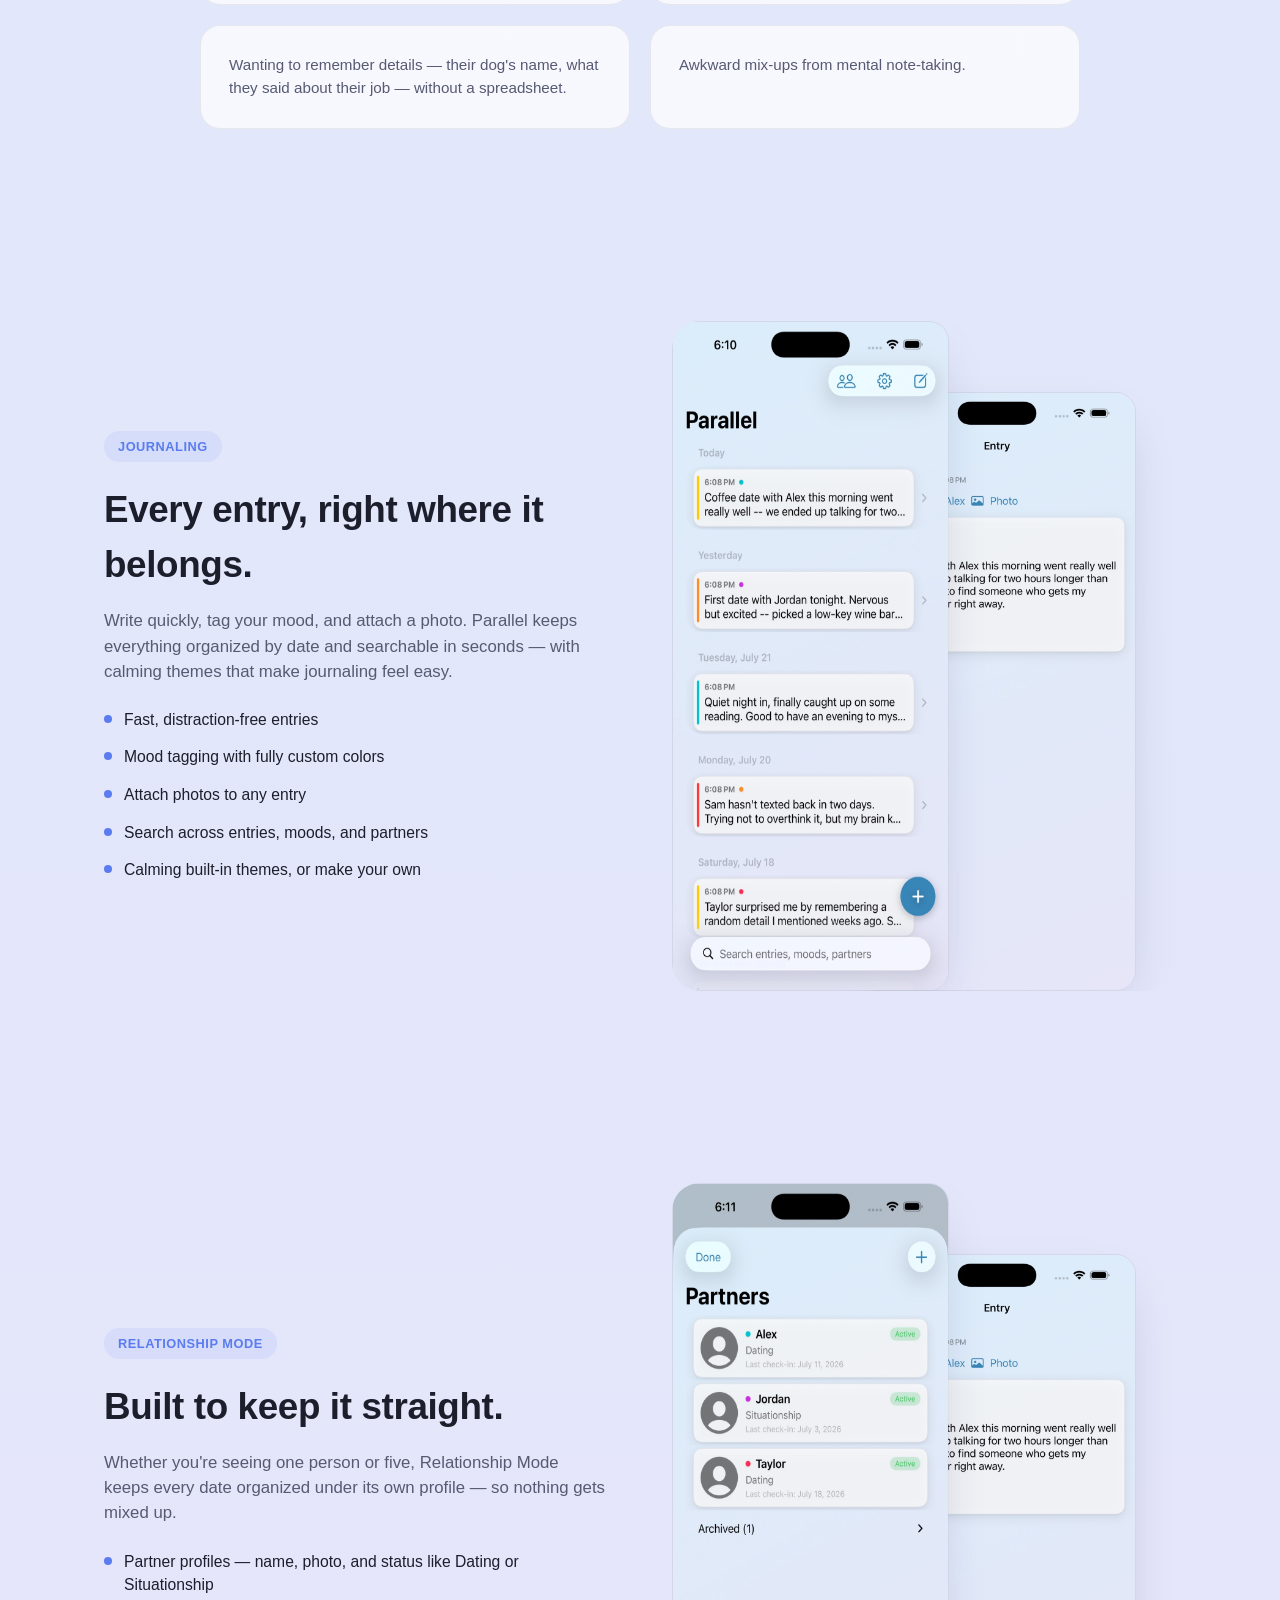
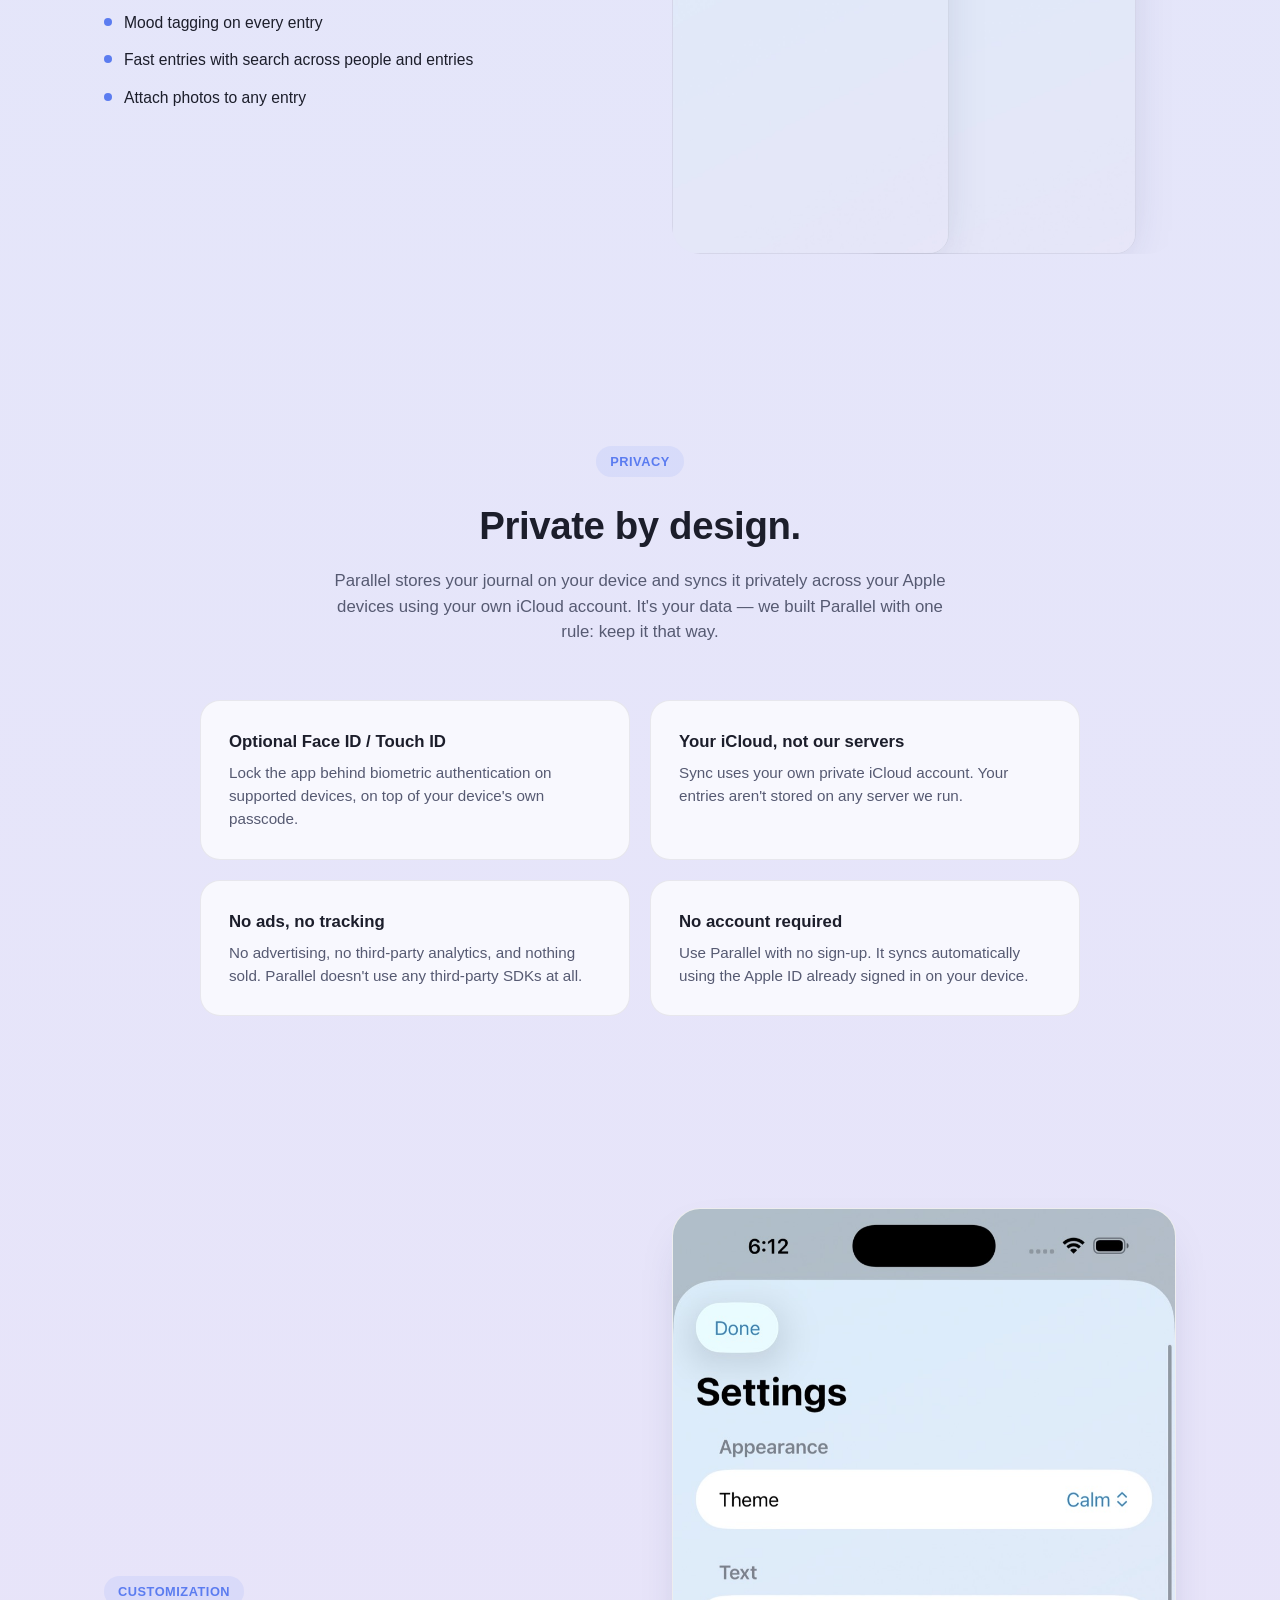
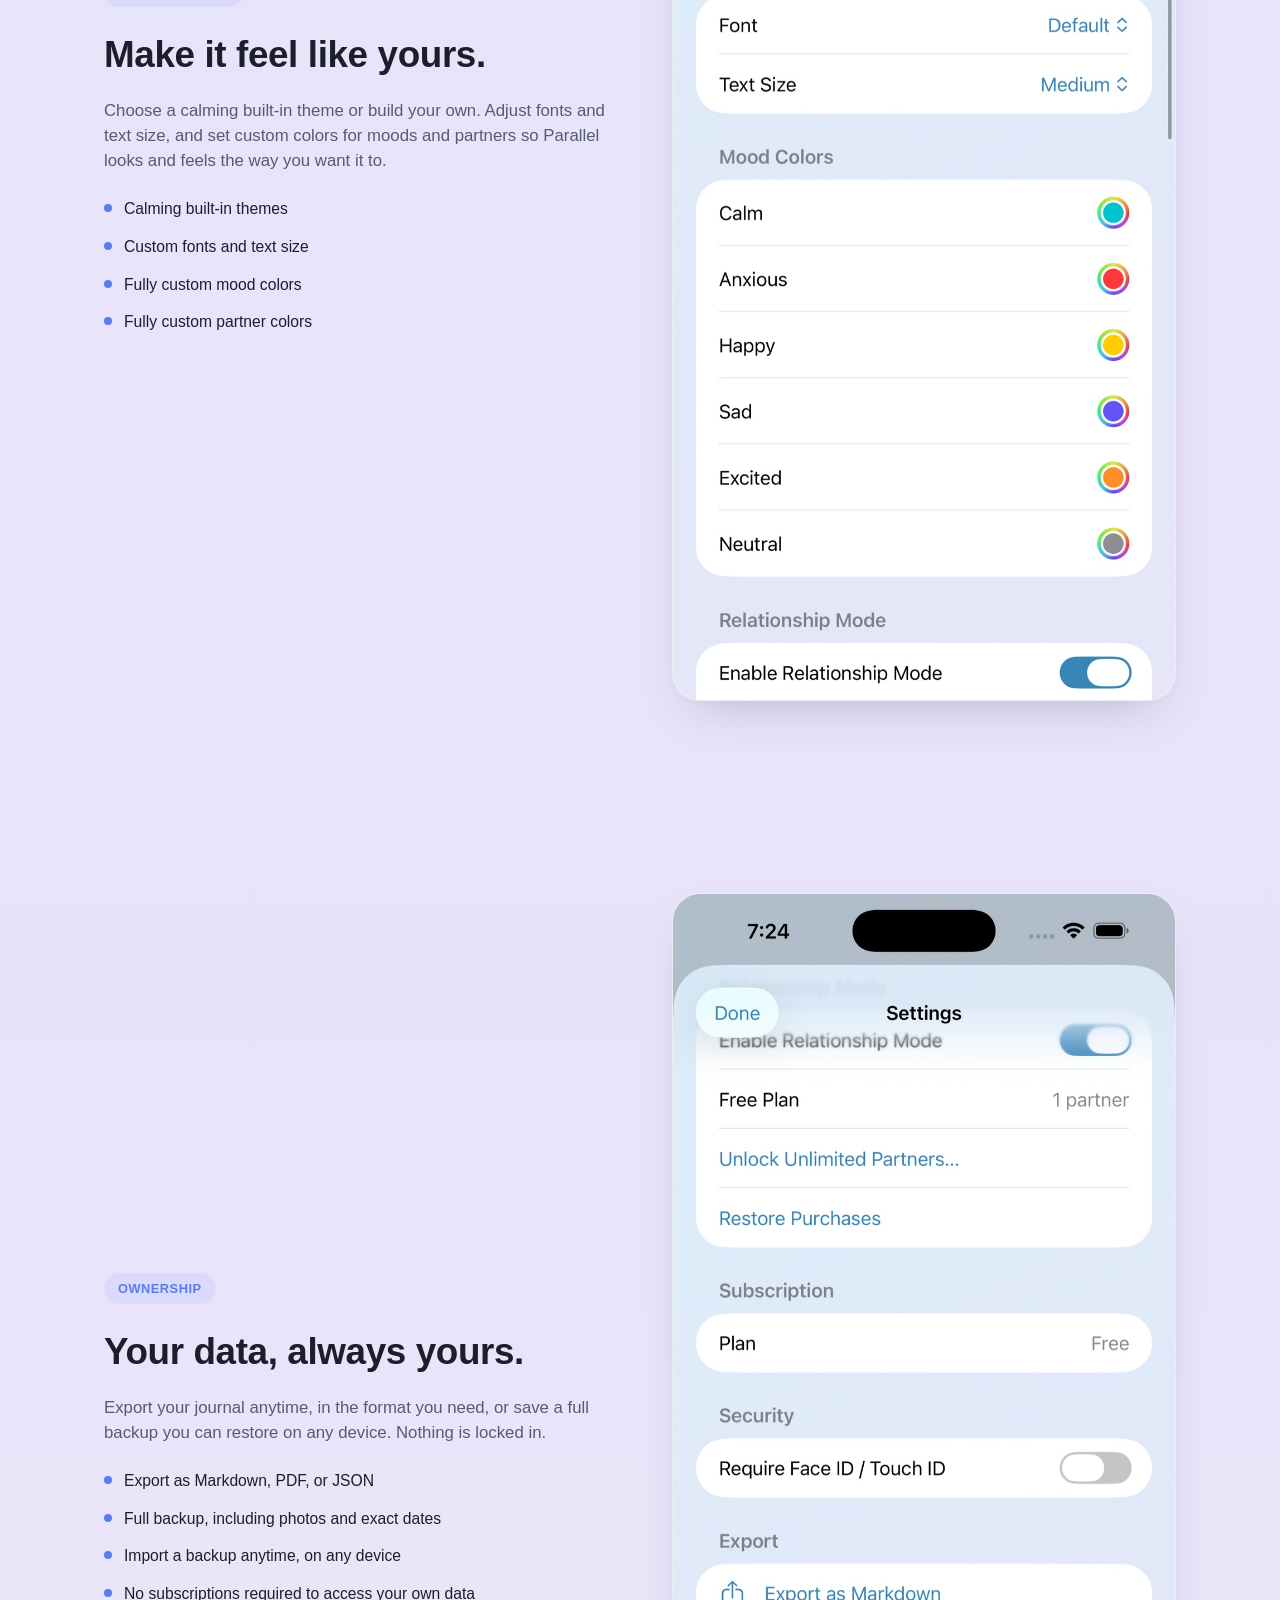
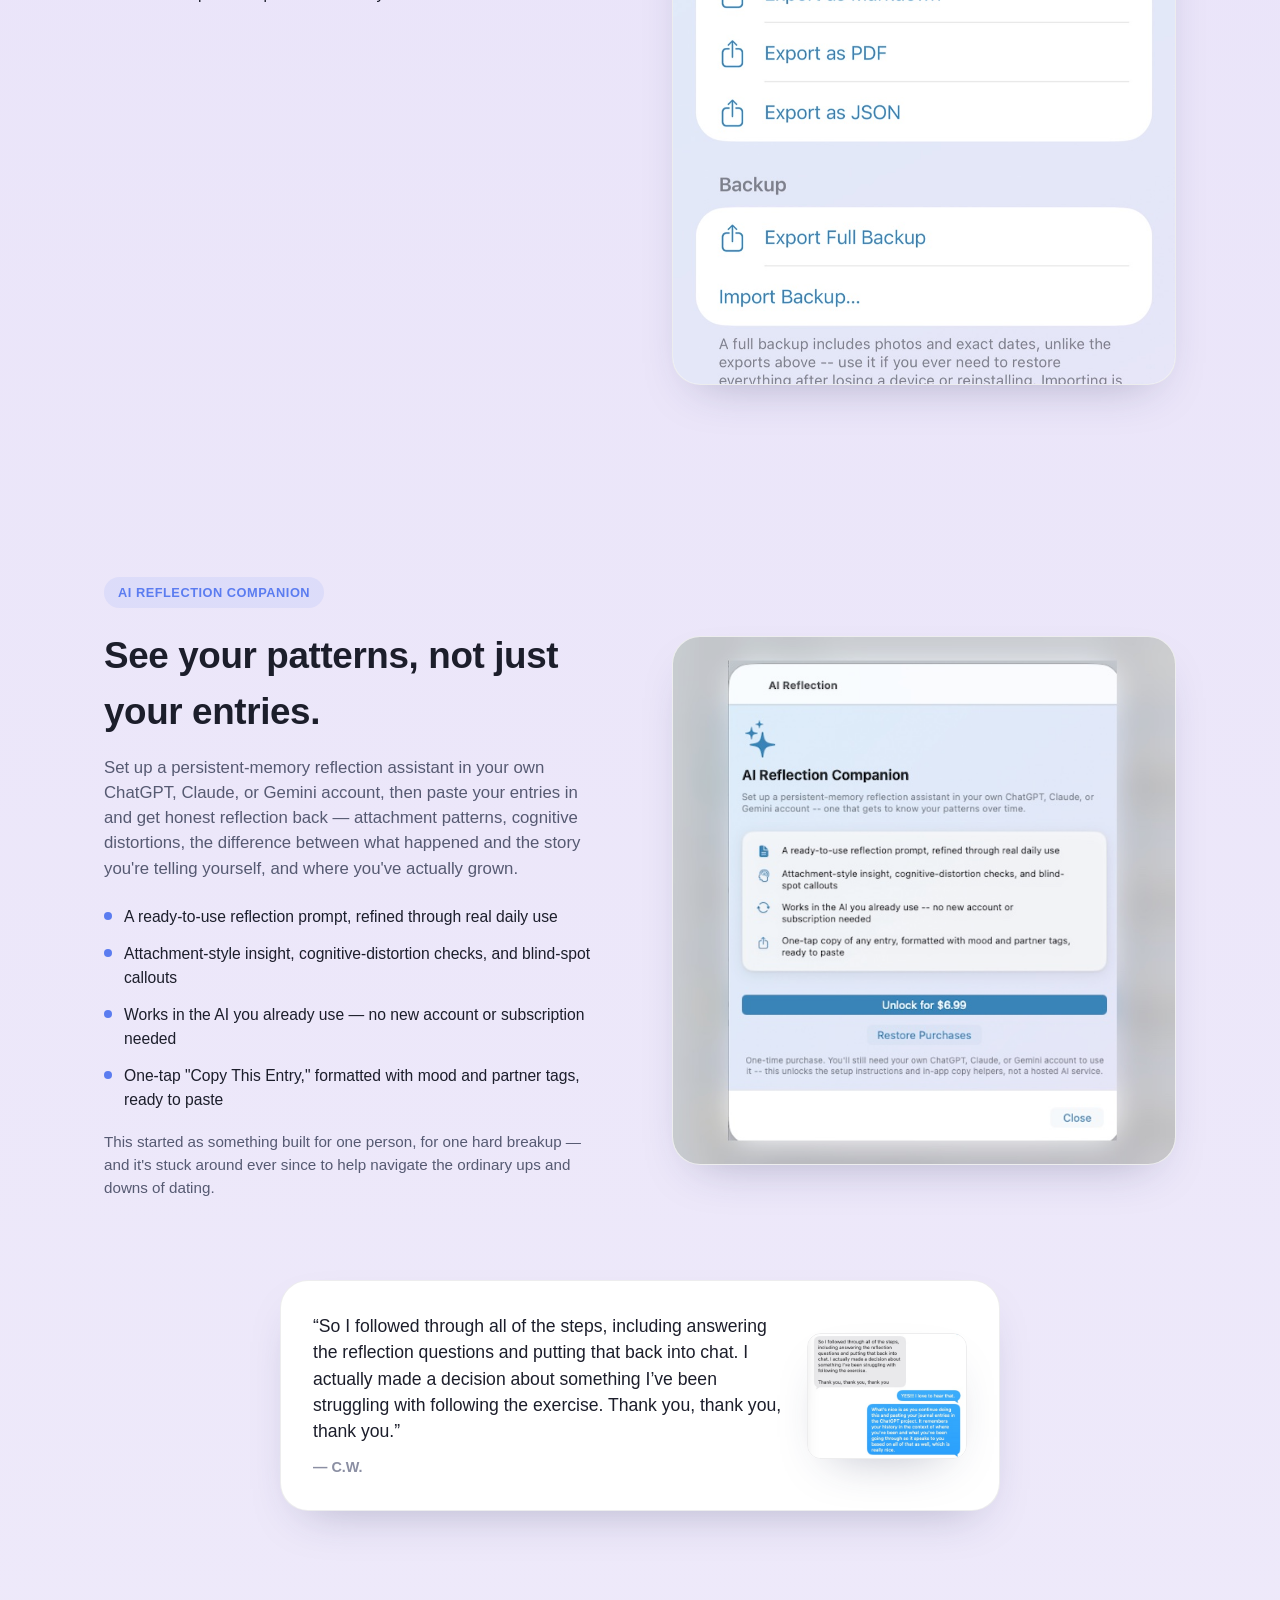
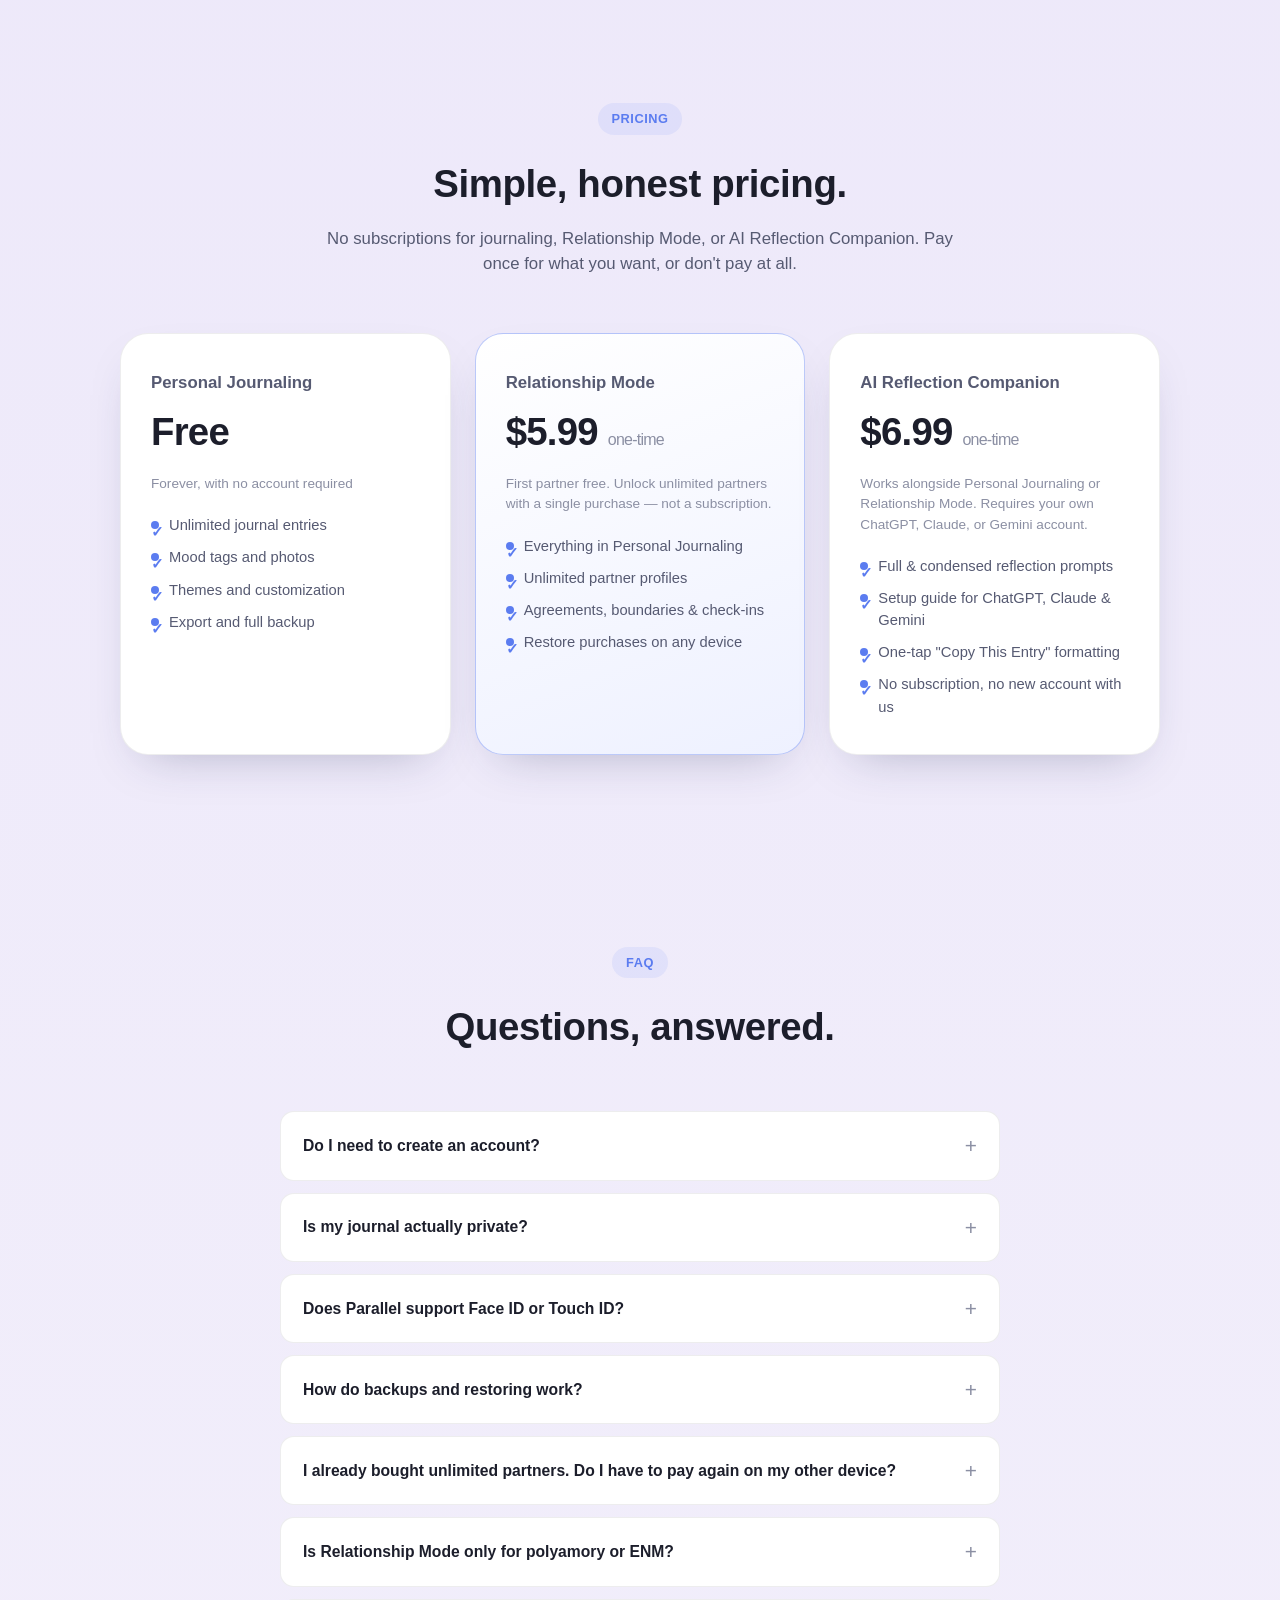
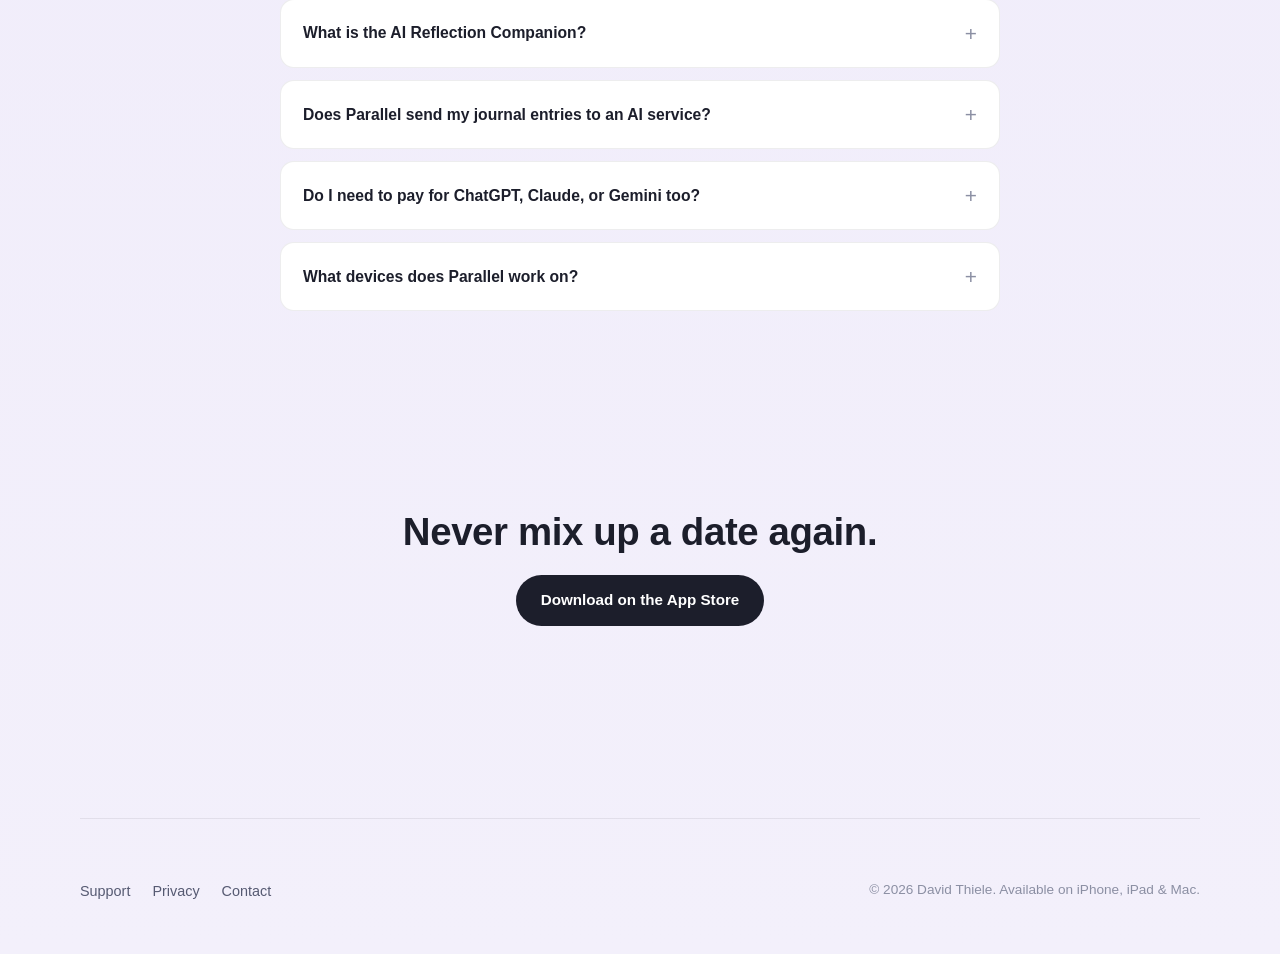
<file: for/casual-dating/index.html>
<!DOCTYPE html>
<html lang="en">
<head>
<meta charset="UTF-8">
<meta name="viewport" content="width=device-width, initial-scale=1.0">
<title>Parallel Journal — Keep your dates straight, privately.</title>
<meta name="description" content="A private journal that remembers who you're seeing, what you talked about, and how it felt — before your notes app turns into chaos.">
<link rel="canonical" href="https://parallel-journal.com/for/casual-dating">
<link rel="icon" type="image/png" href="/favicon.png">
<link rel="apple-touch-icon" href="/apple-touch-icon.png">
<link rel="stylesheet" href="/styles.css">
<script type="module" src="https://static.cloudflareinsights.com/beacon.min.js" data-cf-beacon='{"token":"9ad7dee54ea14db5ba8eda3883740e1d"}'></script>
<script src="/inapp.js" defer></script>
</head>
<body>

<header class="site">
  <nav class="nav">
    <a class="wordmark" href="/"><img src="/images/icon.png" alt="Parallel Journal icon">Parallel</a>
    <ul class="nav-links">
      <li><a href="#journaling">Journaling</a></li>
      <li><a href="#relationship-mode">Relationship Mode</a></li>
      <li><a href="#ai-reflection">AI Reflection Companion</a></li>
      <li><a href="#privacy">Privacy</a></li>
      <li><a href="#pricing">Pricing</a></li>
      <li><a href="#faq">FAQ</a></li>
      <li><a href="/support">Support</a></li>
    </ul>
    <span class="nav-cta">Available Now</span>
  </nav>
</header>

<main>

  <section class="hero wrap">
    <span class="eyebrow">Available now on iPhone, iPad &amp; Mac</span>
    <h1>Keep your dates straight — privately.</h1>
    <p class="sub-tagline">A journal that remembers who you're seeing, what you talked about, and how it felt — before your notes app turns into chaos.</p>
    <ul class="hero-benefits">
      <li>Partner profiles with photo, name, and status</li>
      <li>Mood tagging and photos on every entry</li>
      <li>Fast entries with search across people and entries</li>
      <li>Private by design — no account, no ads, no third-party tracking</li>
      <li>Free to journal, forever — paid features are one-time purchases, never subscriptions</li>
    </ul>
    <div class="hero-actions">
      <a class="btn btn-primary" href="https://apps.apple.com/us/app/parallel-journal/id6790966807" target="_blank" rel="noopener">Download on the App Store</a>
      <a class="btn btn-secondary" href="#relationship-mode">See how Relationship Mode works →</a>
    </div>
    <div class="hero-shot">
      <div class="mac-shot">
        <img src="/images/mac/main-view.jpg" alt="Parallel Journal on Mac, showing a timeline of journal entries organized by date with mood colors and partner tags.">
      </div>
      <div class="ios-shot">
        <img src="/images/ios/entry-view.jpg" alt="A single journal entry on iPhone, tagged Happy and linked to a partner named Alex.">
      </div>
    </div>
  </section>

  <section class="feature" id="pain-points">
    <div class="wrap">
      <div class="section-header">
        <span class="eyebrow">For Casual Dating</span>
        <h2>Sound familiar?</h2>
      </div>
      <div class="privacy-grid">
        <div class="privacy-card">
          <p>Juggling multiple people and forgetting what you told whom.</p>
        </div>
        <div class="privacy-card">
          <p>Notes app entries with no structure, no search, no context.</p>
        </div>
        <div class="privacy-card">
          <p>Wanting to remember details — their dog's name, what they said about their job — without a spreadsheet.</p>
        </div>
        <div class="privacy-card">
          <p>Awkward mix-ups from mental note-taking.</p>
        </div>
      </div>
    </div>
  </section>

  <section class="feature" id="journaling">
    <div class="wrap feature-grid">
      <div>
        <span class="eyebrow">Journaling</span>
        <h2>Every entry, right where it belongs.</h2>
        <p class="lead">Write quickly, tag your mood, and attach a photo. Parallel keeps everything organized by date and searchable in seconds — with calming themes that make journaling feel easy.</p>
        <ul>
          <li>Fast, distraction-free entries</li>
          <li>Mood tagging with fully custom colors</li>
          <li>Attach photos to any entry</li>
          <li>Search across entries, moods, and partners</li>
          <li>Calming built-in themes, or make your own</li>
        </ul>
      </div>
      <div class="feature-visual two-up">
        <img class="shot-a" src="/images/ios/main-entry-list.jpg" alt="Parallel Journal timeline on iPhone showing entries grouped by day.">
        <img class="shot-b" src="/images/ios/entry-view.jpg" alt="A single journal entry detail view on iPhone.">
      </div>
    </div>
  </section>

  <section class="feature reverse" id="relationship-mode">
    <div class="wrap feature-grid">
      <div class="feature-visual two-up">
        <img class="shot-a" src="/images/ios/partners-list.jpg" alt="Parallel Journal Partners list on iPhone showing Alex, Jordan, and Taylor with relationship type and status.">
        <img class="shot-b" src="/images/ios/entry-view.jpg" alt="A single journal entry on iPhone, tagged Happy and linked to a partner named Alex.">
      </div>
      <div>
        <span class="eyebrow">Relationship Mode</span>
        <h2>Built to keep it straight.</h2>
        <p class="lead">Whether you're seeing one person or five, Relationship Mode keeps every date organized under its own profile — so nothing gets mixed up.</p>
        <ul>
          <li>Partner profiles — name, photo, and status like Dating or Situationship</li>
          <li>Mood tagging on every entry</li>
          <li>Fast entries with search across people and entries</li>
          <li>Attach photos to any entry</li>
        </ul>
      </div>
    </div>
  </section>

  <section class="feature" id="privacy">
    <div class="wrap">
      <div class="section-header">
        <span class="eyebrow">Privacy</span>
        <h2>Private by design.</h2>
        <p>Parallel stores your journal on your device and syncs it privately across your Apple devices using your own iCloud account. It's your data — we built Parallel with one rule: keep it that way.</p>
      </div>
      <div class="privacy-grid">
        <div class="privacy-card">
          <h3>Optional Face ID / Touch ID</h3>
          <p>Lock the app behind biometric authentication on supported devices, on top of your device's own passcode.</p>
        </div>
        <div class="privacy-card">
          <h3>Your iCloud, not our servers</h3>
          <p>Sync uses your own private iCloud account. Your entries aren't stored on any server we run.</p>
        </div>
        <div class="privacy-card">
          <h3>No ads, no tracking</h3>
          <p>No advertising, no third-party analytics, and nothing sold. Parallel doesn't use any third-party SDKs at all.</p>
        </div>
        <div class="privacy-card">
          <h3>No account required</h3>
          <p>Use Parallel with no sign-up. It syncs automatically using the Apple ID already signed in on your device.</p>
        </div>
      </div>
    </div>
  </section>

  <section class="feature reverse" id="customization">
    <div class="wrap feature-grid">
      <div class="feature-visual">
        <img src="/images/ios/settings-1.jpg" alt="Parallel Journal appearance settings on iPhone, showing theme, font, text size, and mood color options.">
      </div>
      <div>
        <span class="eyebrow">Customization</span>
        <h2>Make it feel like yours.</h2>
        <p class="lead">Choose a calming built-in theme or build your own. Adjust fonts and text size, and set custom colors for moods and partners so Parallel looks and feels the way you want it to.</p>
        <ul>
          <li>Calming built-in themes</li>
          <li>Custom fonts and text size</li>
          <li>Fully custom mood colors</li>
          <li>Fully custom partner colors</li>
        </ul>
      </div>
    </div>
  </section>

  <section class="feature" id="ownership">
    <div class="wrap feature-grid">
      <div>
        <span class="eyebrow">Ownership</span>
        <h2>Your data, always yours.</h2>
        <p class="lead">Export your journal anytime, in the format you need, or save a full backup you can restore on any device. Nothing is locked in.</p>
        <ul>
          <li>Export as Markdown, PDF, or JSON</li>
          <li>Full backup, including photos and exact dates</li>
          <li>Import a backup anytime, on any device</li>
          <li>No subscriptions required to access your own data</li>
        </ul>
      </div>
      <div class="feature-visual">
        <img src="/images/ios/settings-2.jpg" alt="Parallel Journal export and backup settings on iPhone, showing Export as Markdown, PDF, and JSON, and full backup options.">
      </div>
    </div>
  </section>

  <section class="feature reverse" id="ai-reflection">
    <div class="wrap feature-grid">
      <div class="feature-visual">
        <img src="/images/mac/ai-reflection-unlock.jpg" alt="The AI Reflection Companion unlock screen in Parallel Journal, listing the reflection prompt, attachment and cognitive-distortion insight, and one-tap entry copying.">
      </div>
      <div>
        <span class="eyebrow">AI Reflection Companion</span>
        <h2>See your patterns, not just your entries.</h2>
        <p class="lead">Set up a persistent-memory reflection assistant in your own ChatGPT, Claude, or Gemini account, then paste your entries in and get honest reflection back — attachment patterns, cognitive distortions, the difference between what happened and the story you're telling yourself, and where you've actually grown.</p>
        <ul>
          <li>A ready-to-use reflection prompt, refined through real daily use</li>
          <li>Attachment-style insight, cognitive-distortion checks, and blind-spot callouts</li>
          <li>Works in the AI you already use — no new account or subscription needed</li>
          <li>One-tap "Copy This Entry," formatted with mood and partner tags, ready to paste</li>
        </ul>
        <p class="lead" style="margin-top: 20px; font-size: 0.95rem;">This started as something built for one person, for one hard breakup — and it's stuck around ever since to help navigate the ordinary ups and downs of dating.</p>
      </div>
    </div>
    <div class="wrap">
      <blockquote class="testimonial">
        <div class="testimonial-quote">
          <p>&ldquo;So I followed through all of the steps, including answering the reflection questions and putting that back into chat. I actually made a decision about something I&rsquo;ve been struggling with following the exercise. Thank you, thank you, thank you.&rdquo;</p>
          <footer>&mdash; C.W.</footer>
        </div>
        <div class="testimonial-proof">
          <img src="/images/testimonial-cw.jpg" alt="Text message from a Parallel Journal user describing their experience using AI Reflection Companion.">
        </div>
      </blockquote>
    </div>
  </section>

  <section class="feature" id="pricing">
    <div class="wrap">
      <div class="section-header">
        <span class="eyebrow">Pricing</span>
        <h2>Simple, honest pricing.</h2>
        <p>No subscriptions for journaling, Relationship Mode, or AI Reflection Companion. Pay once for what you want, or don't pay at all.</p>
      </div>
      <div class="pricing-grid">
        <div class="price-card">
          <h3>Personal Journaling</h3>
          <div class="price">Free</div>
          <p class="note">Forever, with no account required</p>
          <ul>
            <li>Unlimited journal entries</li>
            <li>Mood tags and photos</li>
            <li>Themes and customization</li>
            <li>Export and full backup</li>
          </ul>
        </div>
        <div class="price-card highlight">
          <h3>Relationship Mode</h3>
          <div class="price">$5.99 <small>one-time</small></div>
          <p class="note">First partner free. Unlock unlimited partners with a single purchase — not a subscription.</p>
          <ul>
            <li>Everything in Personal Journaling</li>
            <li>Unlimited partner profiles</li>
            <li>Agreements, boundaries &amp; check-ins</li>
            <li>Restore purchases on any device</li>
          </ul>
        </div>
        <div class="price-card">
          <h3>AI Reflection Companion</h3>
          <div class="price">$6.99 <small>one-time</small></div>
          <p class="note">Works alongside Personal Journaling or Relationship Mode. Requires your own ChatGPT, Claude, or Gemini account.</p>
          <ul>
            <li>Full &amp; condensed reflection prompts</li>
            <li>Setup guide for ChatGPT, Claude &amp; Gemini</li>
            <li>One-tap &quot;Copy This Entry&quot; formatting</li>
            <li>No subscription, no new account with us</li>
          </ul>
        </div>
      </div>
    </div>
  </section>

  <section class="feature" id="faq">
    <div class="wrap">
      <div class="section-header">
        <span class="eyebrow">FAQ</span>
        <h2>Questions, answered.</h2>
      </div>
      <div class="faq">
        <details>
          <summary>Do I need to create an account?</summary>
          <p>No. Parallel doesn't have a custom account system. It syncs using the Apple ID already signed in on your device.</p>
        </details>
        <details>
          <summary>Is my journal actually private?</summary>
          <p>Yes. Your entries are stored on your device and synced to your own private iCloud account — not on any server we operate. We don't sell or share your data, and Parallel doesn't use advertising or third-party analytics.</p>
        </details>
        <details>
          <summary>Does Parallel support Face ID or Touch ID?</summary>
          <p>Yes. You can require Face ID or Touch ID to open the app, in addition to your device's own lock screen security.</p>
        </details>
        <details>
          <summary>How do backups and restoring work?</summary>
          <p>Use Settings to export a full backup, including photos and exact dates, or export your entries as Markdown, PDF, or JSON. Import a backup anytime to restore your journal on a new device.</p>
        </details>
        <details>
          <summary>I already bought unlimited partners. Do I have to pay again on my other device?</summary>
          <p>No. Use Restore Purchases in Settings on any device signed in with the same Apple ID.</p>
        </details>
        <details>
          <summary>Is Relationship Mode only for polyamory or ENM?</summary>
          <p>Not at all. Relationship Mode works for anyone dating casually, practicing ethical non-monogamy, exploring polyamory, or in a single long-term relationship — really, anyone who wants their journal organized around the people in their life, not just the calendar.</p>
        </details>
        <details>
          <summary>What is the AI Reflection Companion?</summary>
          <p>A one-time $6.99 unlock that gives you setup instructions for a reflection assistant inside your own ChatGPT, Claude, or Gemini account, the full reflection prompt to use there, and a one-tap &quot;Copy This Entry&quot; button that formats any entry for pasting in. Parallel doesn't run or host any AI itself.</p>
        </details>
        <details>
          <summary>Does Parallel send my journal entries to an AI service?</summary>
          <p>No. Parallel never transmits your entries anywhere. &quot;Copy This Entry&quot; copies formatted text to your device's clipboard — what you paste into ChatGPT, Claude, or Gemini, and what happens to it after that, is between you and that provider, governed by their privacy policy, not ours.</p>
        </details>
        <details>
          <summary>Do I need to pay for ChatGPT, Claude, or Gemini too?</summary>
          <p>Not necessarily — the free tier of most of these tools works fine for this. AI Reflection Companion unlocks the setup and prompts inside Parallel; the AI conversation itself happens in an account you already control.</p>
        </details>
        <details>
          <summary>What devices does Parallel work on?</summary>
          <p>iPhone, iPad, and Mac, with entries syncing privately between them through your own iCloud account.</p>
        </details>
      </div>
    </div>
  </section>

  <section class="feature" id="cta">
    <div class="wrap section-header">
      <h2>Never mix up a date again.</h2>
      <div class="hero-actions" style="justify-content: center; margin-bottom: 0;">
        <a class="btn btn-primary" href="https://apps.apple.com/us/app/parallel-journal/id6790966807" target="_blank" rel="noopener">Download on the App Store</a>
      </div>
      </div>
  </section>

</main>

<footer class="site wrap">
  <div class="footer-grid">
    <ul class="footer-links">
      <li><a href="/support">Support</a></li>
      <li><a href="/privacy">Privacy</a></li>
      <li><a href="mailto:support@parallel-journal.com">Contact</a></li>
    </ul>
    <p class="footer-meta">© 2026 David Thiele. Available on iPhone, iPad &amp; Mac.</p>
  </div>
</footer>

</body>
</html>
</file>
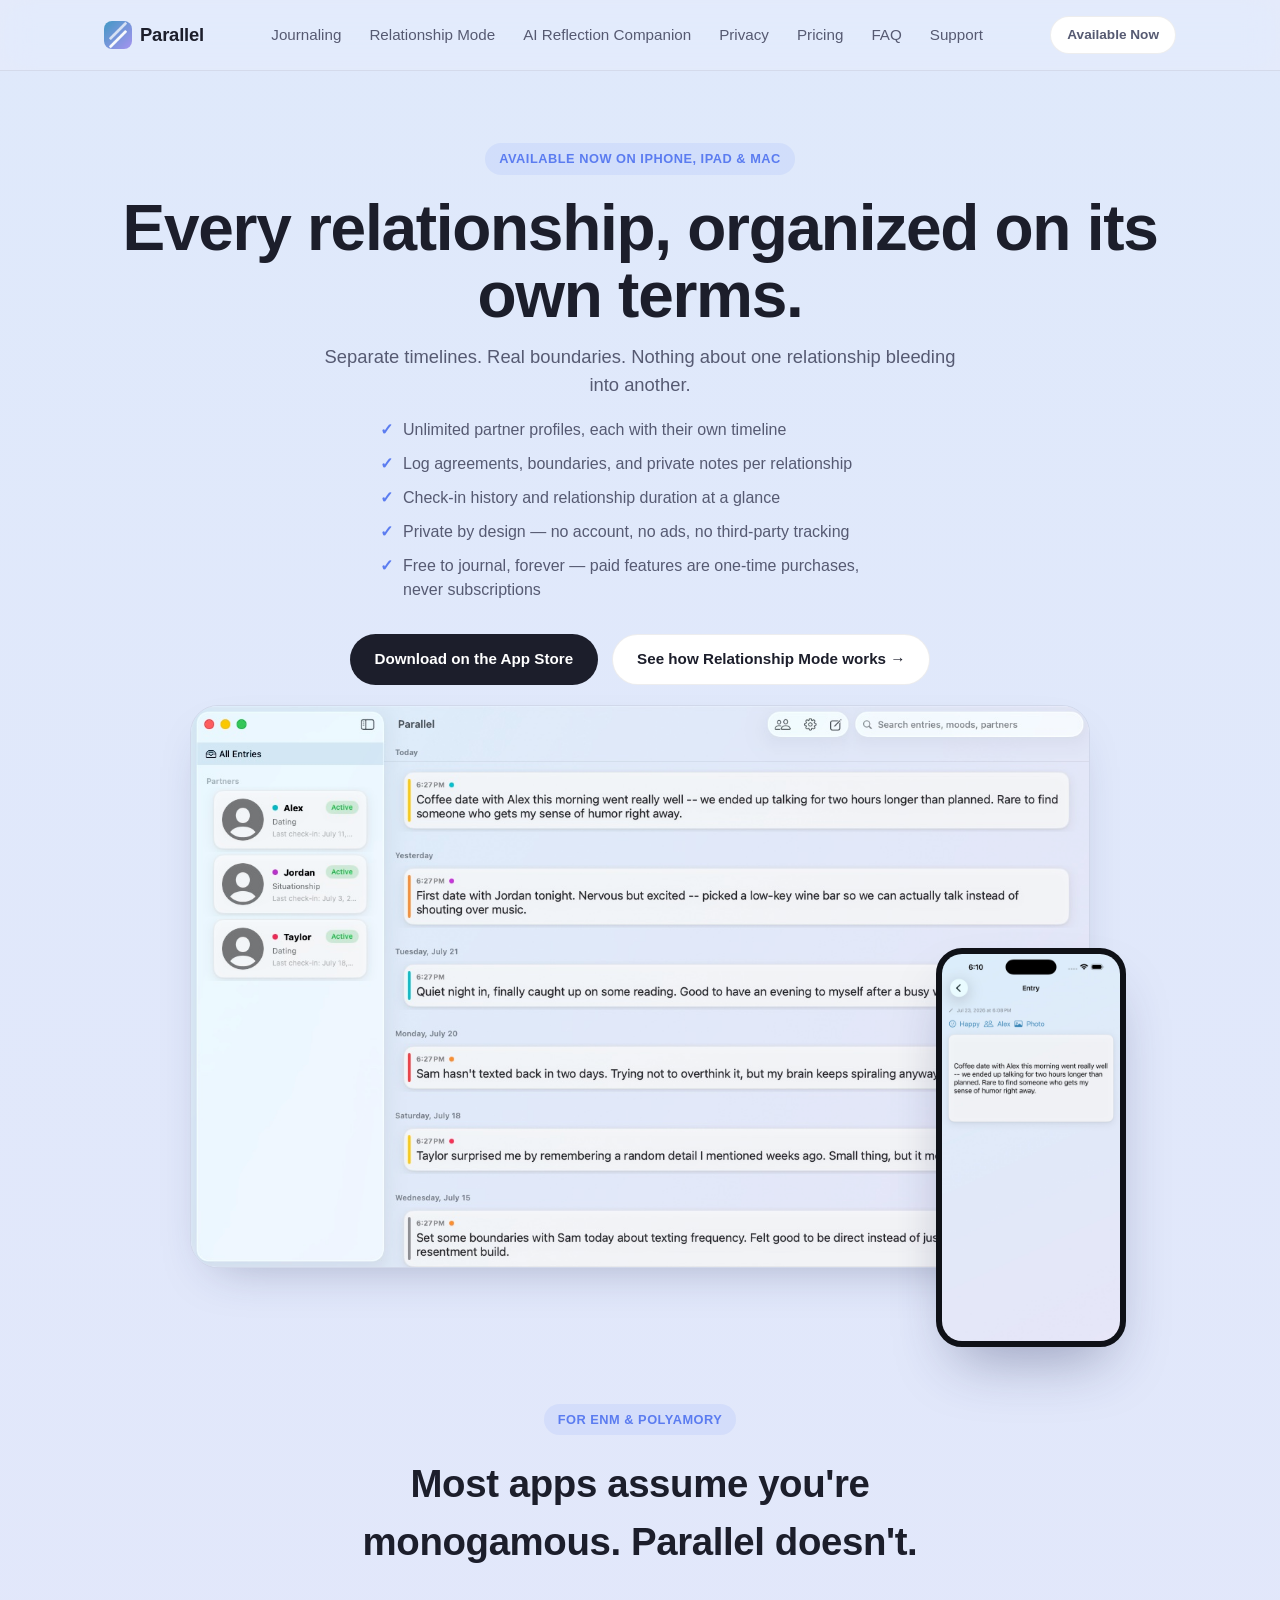
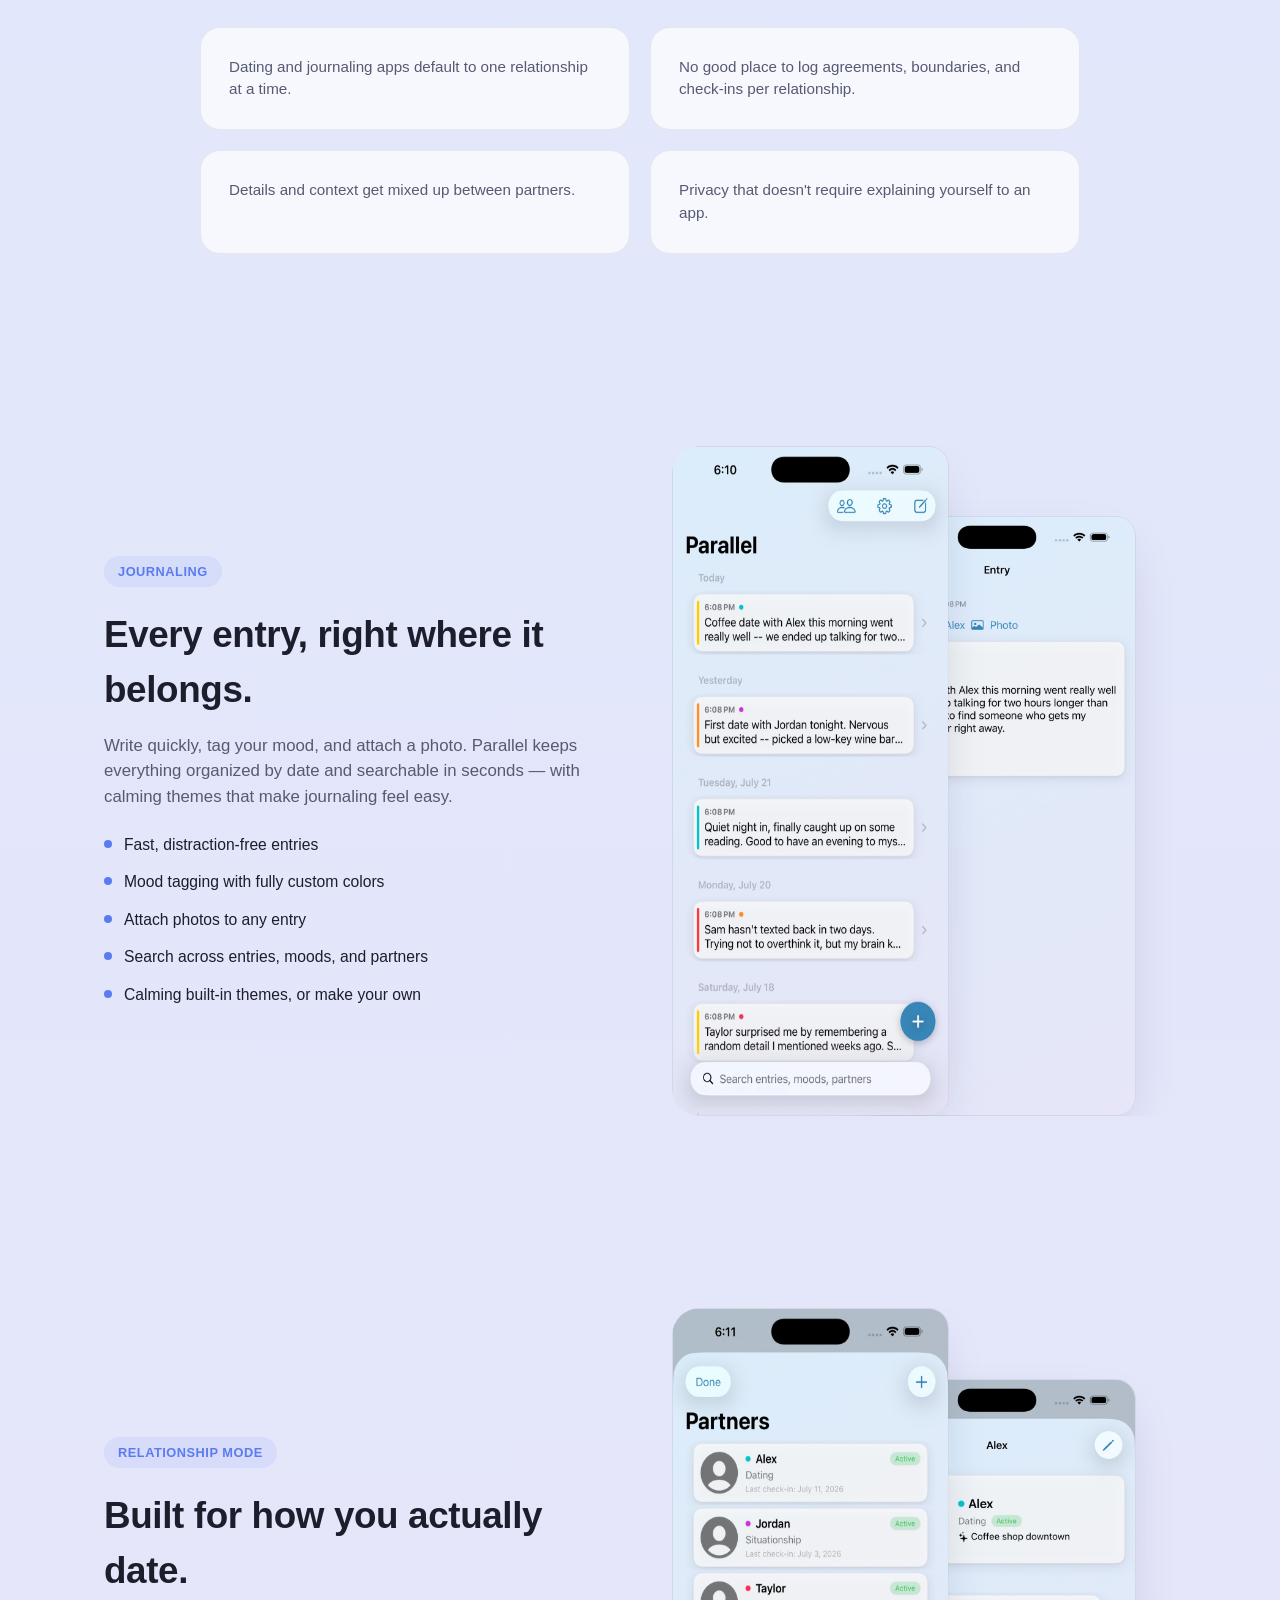
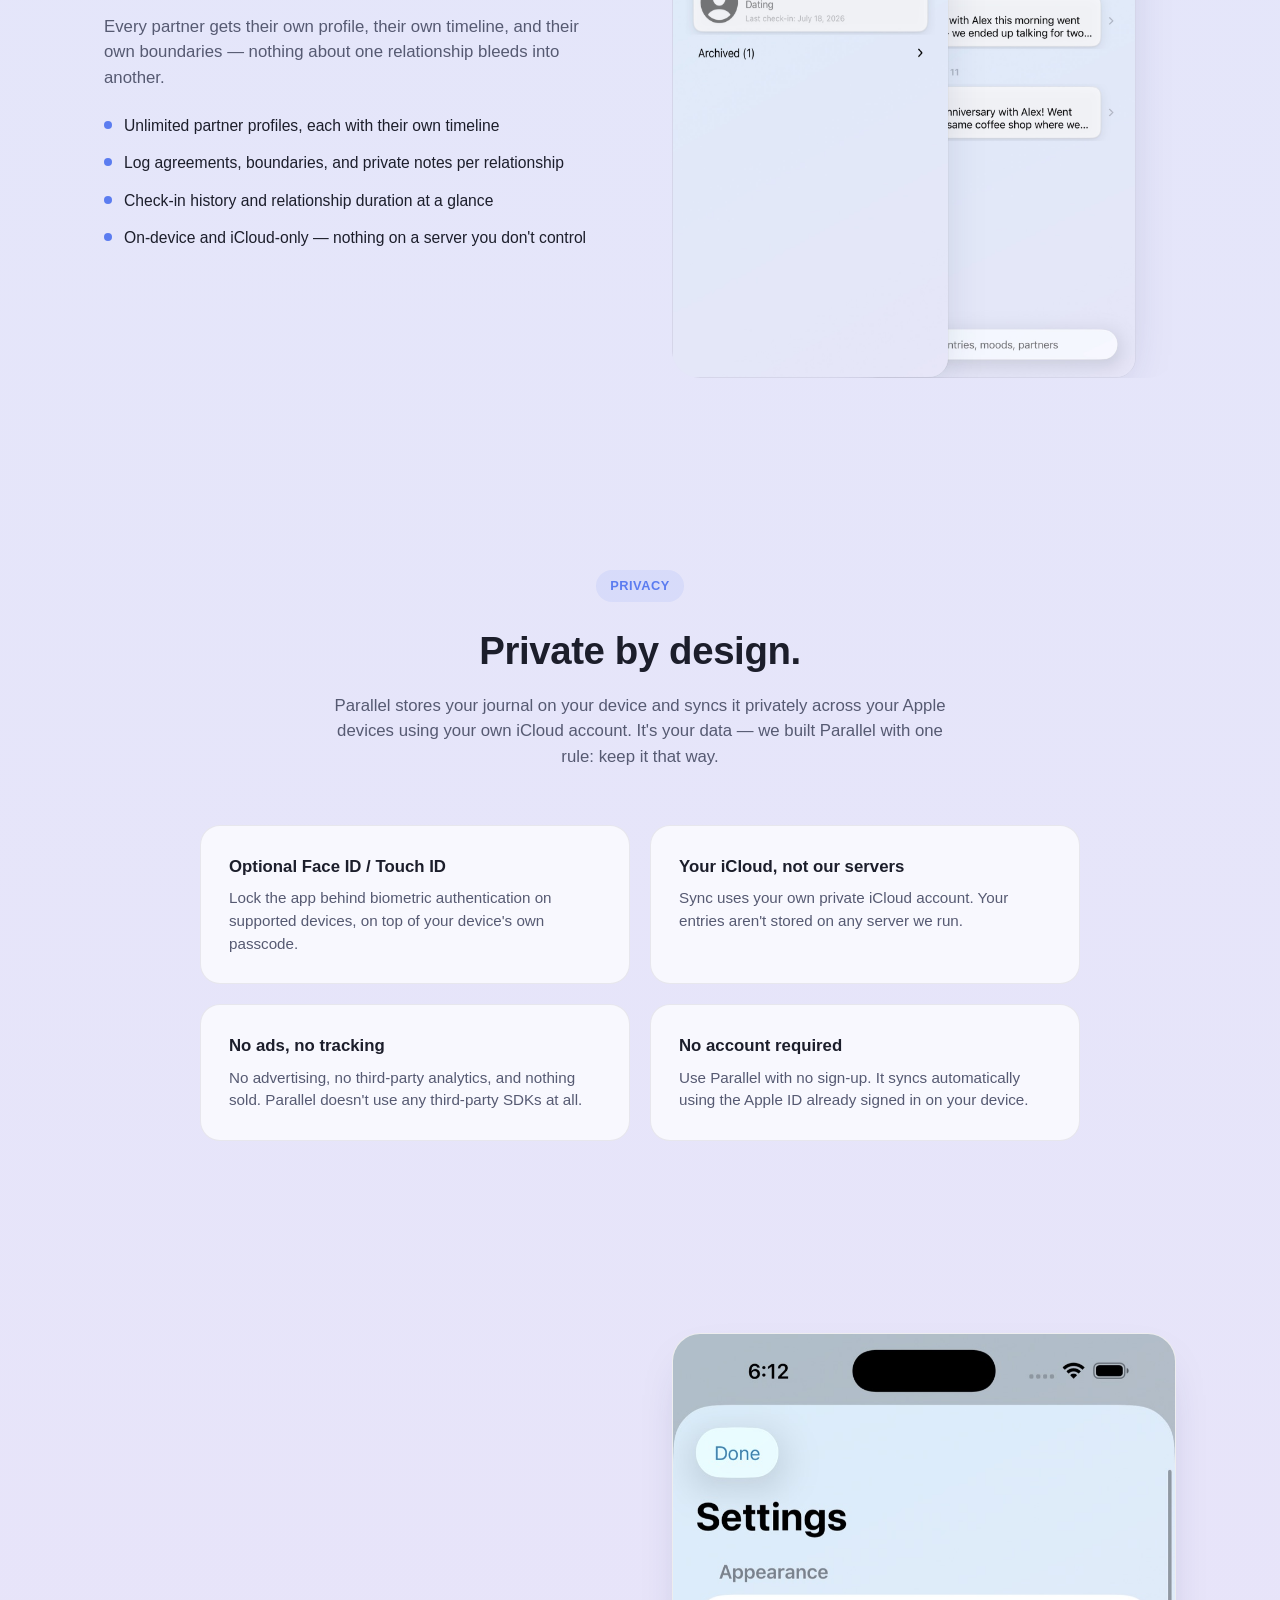
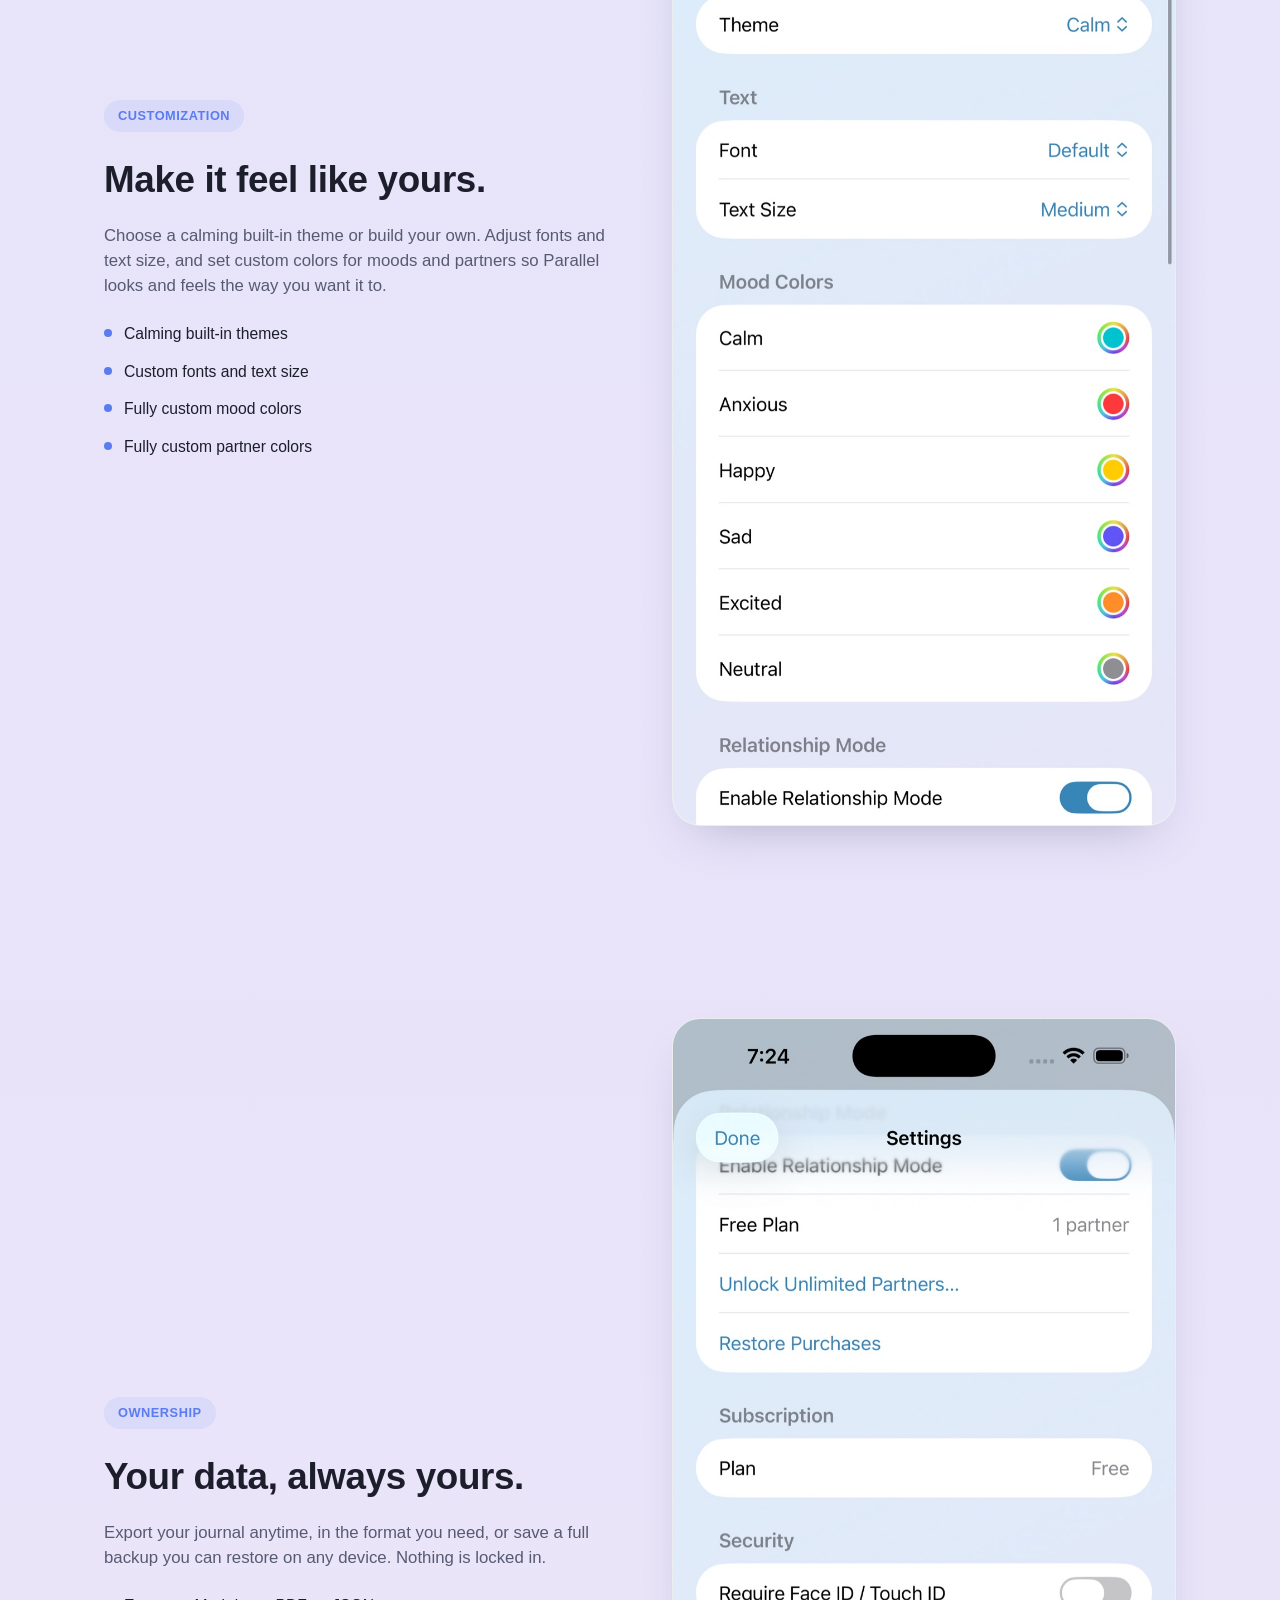
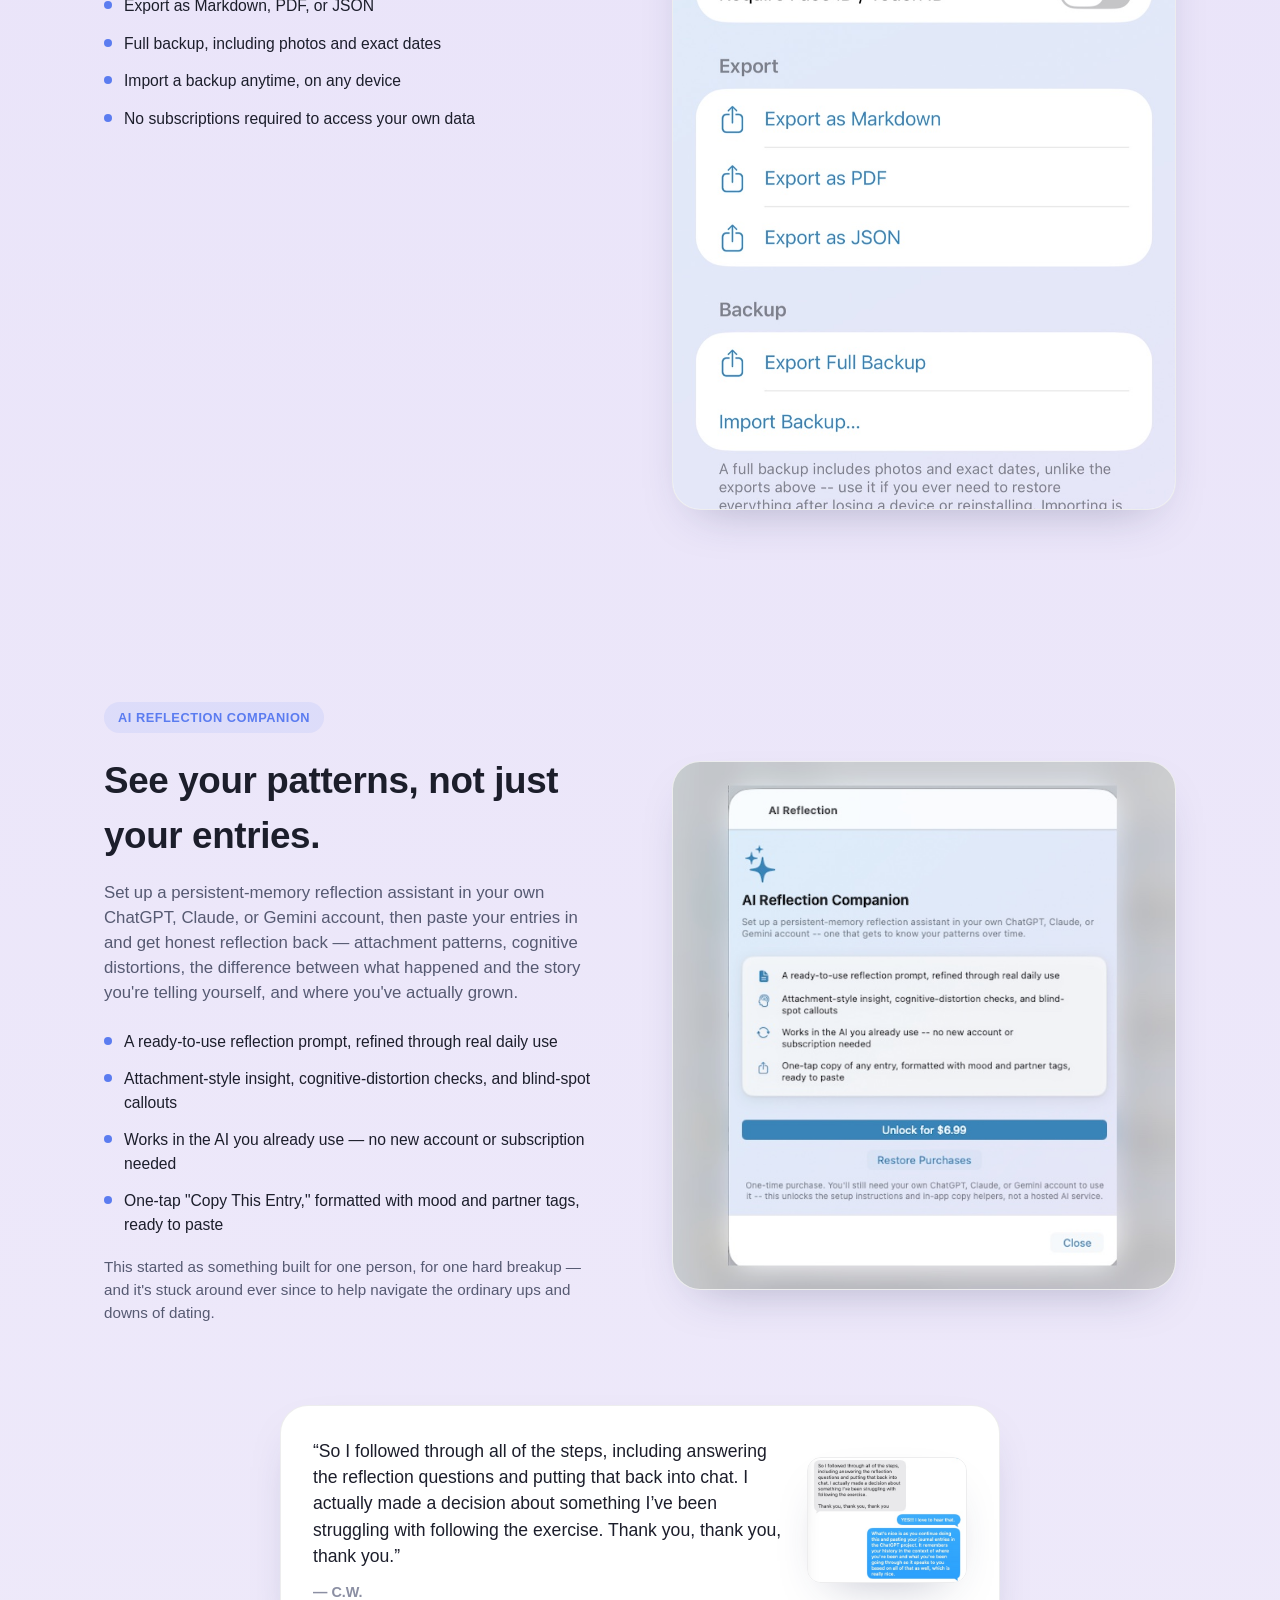
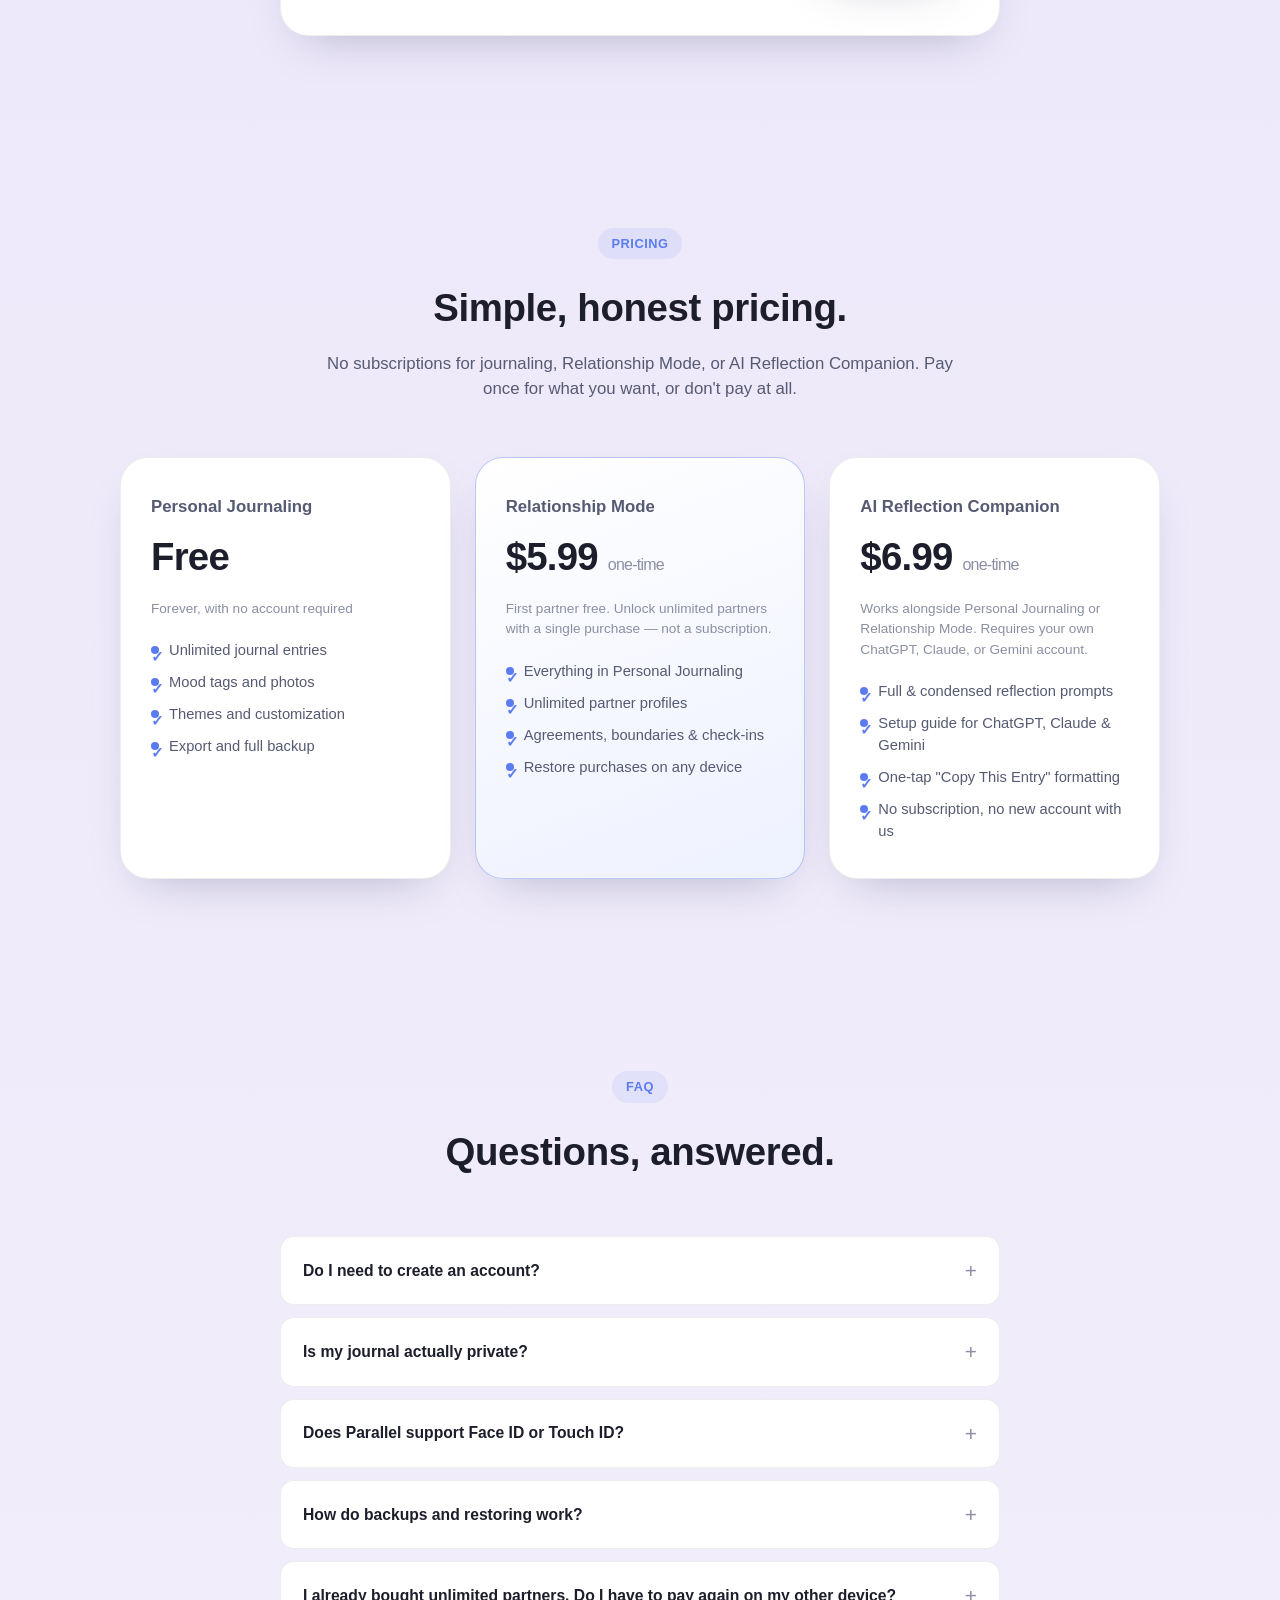
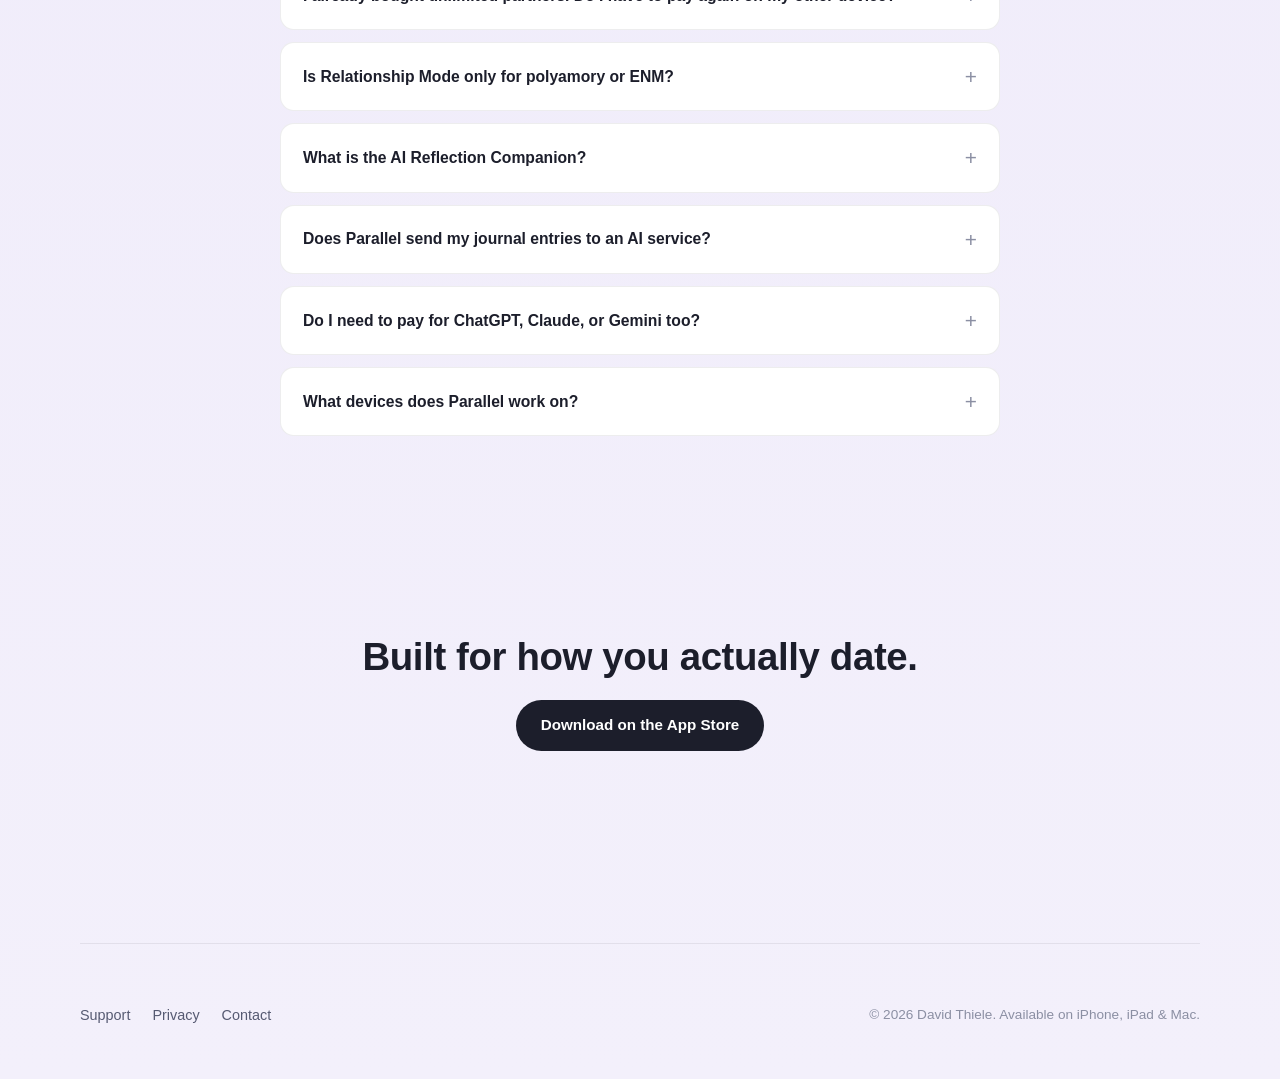
<file: for/enm/index.html>
<!DOCTYPE html>
<html lang="en">
<head>
<meta charset="UTF-8">
<meta name="viewport" content="width=device-width, initial-scale=1.0">
<title>Parallel Journal — Every relationship, organized on its own terms.</title>
<meta name="description" content="Separate timelines. Real boundaries. Nothing about one relationship bleeding into another. A private journal built for ENM and polyamory.">
<link rel="canonical" href="https://parallel-journal.com/for/enm">
<link rel="icon" type="image/png" href="/favicon.png">
<link rel="apple-touch-icon" href="/apple-touch-icon.png">
<link rel="stylesheet" href="/styles.css">
<script type="module" src="https://static.cloudflareinsights.com/beacon.min.js" data-cf-beacon='{"token":"9ad7dee54ea14db5ba8eda3883740e1d"}'></script>
<script src="/inapp.js" defer></script>
</head>
<body>

<header class="site">
  <nav class="nav">
    <a class="wordmark" href="/"><img src="/images/icon.png" alt="Parallel Journal icon">Parallel</a>
    <ul class="nav-links">
      <li><a href="#journaling">Journaling</a></li>
      <li><a href="#relationship-mode">Relationship Mode</a></li>
      <li><a href="#ai-reflection">AI Reflection Companion</a></li>
      <li><a href="#privacy">Privacy</a></li>
      <li><a href="#pricing">Pricing</a></li>
      <li><a href="#faq">FAQ</a></li>
      <li><a href="/support">Support</a></li>
    </ul>
    <span class="nav-cta">Available Now</span>
  </nav>
</header>

<main>

  <section class="hero wrap">
    <span class="eyebrow">Available now on iPhone, iPad &amp; Mac</span>
    <h1>Every relationship, organized on its own terms.</h1>
    <p class="sub-tagline">Separate timelines. Real boundaries. Nothing about one relationship bleeding into another.</p>
    <ul class="hero-benefits">
      <li>Unlimited partner profiles, each with their own timeline</li>
      <li>Log agreements, boundaries, and private notes per relationship</li>
      <li>Check-in history and relationship duration at a glance</li>
      <li>Private by design — no account, no ads, no third-party tracking</li>
      <li>Free to journal, forever — paid features are one-time purchases, never subscriptions</li>
    </ul>
    <div class="hero-actions">
      <a class="btn btn-primary" href="https://apps.apple.com/us/app/parallel-journal/id6790966807" target="_blank" rel="noopener">Download on the App Store</a>
      <a class="btn btn-secondary" href="#relationship-mode">See how Relationship Mode works →</a>
    </div>
    <div class="hero-shot">
      <div class="mac-shot">
        <img src="/images/mac/main-view.jpg" alt="Parallel Journal on Mac, showing a timeline of journal entries organized by date with mood colors and partner tags.">
      </div>
      <div class="ios-shot">
        <img src="/images/ios/entry-view.jpg" alt="A single journal entry on iPhone, tagged Happy and linked to a partner named Alex.">
      </div>
    </div>
  </section>

  <section class="feature" id="pain-points">
    <div class="wrap">
      <div class="section-header">
        <span class="eyebrow">For ENM &amp; Polyamory</span>
        <h2>Most apps assume you're monogamous. Parallel doesn't.</h2>
      </div>
      <div class="privacy-grid">
        <div class="privacy-card">
          <p>Dating and journaling apps default to one relationship at a time.</p>
        </div>
        <div class="privacy-card">
          <p>No good place to log agreements, boundaries, and check-ins per relationship.</p>
        </div>
        <div class="privacy-card">
          <p>Details and context get mixed up between partners.</p>
        </div>
        <div class="privacy-card">
          <p>Privacy that doesn't require explaining yourself to an app.</p>
        </div>
      </div>
    </div>
  </section>

  <section class="feature" id="journaling">
    <div class="wrap feature-grid">
      <div>
        <span class="eyebrow">Journaling</span>
        <h2>Every entry, right where it belongs.</h2>
        <p class="lead">Write quickly, tag your mood, and attach a photo. Parallel keeps everything organized by date and searchable in seconds — with calming themes that make journaling feel easy.</p>
        <ul>
          <li>Fast, distraction-free entries</li>
          <li>Mood tagging with fully custom colors</li>
          <li>Attach photos to any entry</li>
          <li>Search across entries, moods, and partners</li>
          <li>Calming built-in themes, or make your own</li>
        </ul>
      </div>
      <div class="feature-visual two-up">
        <img class="shot-a" src="/images/ios/main-entry-list.jpg" alt="Parallel Journal timeline on iPhone showing entries grouped by day.">
        <img class="shot-b" src="/images/ios/entry-view.jpg" alt="A single journal entry detail view on iPhone.">
      </div>
    </div>
  </section>

  <section class="feature reverse" id="relationship-mode">
    <div class="wrap feature-grid">
      <div class="feature-visual two-up">
        <img class="shot-a" src="/images/ios/partners-list.jpg" alt="Parallel Journal Partners list on iPhone showing Alex, Jordan, and Taylor with relationship type and status.">
        <img class="shot-b" src="/images/ios/partner-profile.jpg" alt="A partner's profile and entry history in Parallel Journal on iPhone.">
      </div>
      <div>
        <span class="eyebrow">Relationship Mode</span>
        <h2>Built for how you actually date.</h2>
        <p class="lead">Every partner gets their own profile, their own timeline, and their own boundaries — nothing about one relationship bleeds into another.</p>
        <ul>
          <li>Unlimited partner profiles, each with their own timeline</li>
          <li>Log agreements, boundaries, and private notes per relationship</li>
          <li>Check-in history and relationship duration at a glance</li>
          <li>On-device and iCloud-only — nothing on a server you don't control</li>
        </ul>
      </div>
    </div>
  </section>

  <section class="feature" id="privacy">
    <div class="wrap">
      <div class="section-header">
        <span class="eyebrow">Privacy</span>
        <h2>Private by design.</h2>
        <p>Parallel stores your journal on your device and syncs it privately across your Apple devices using your own iCloud account. It's your data — we built Parallel with one rule: keep it that way.</p>
      </div>
      <div class="privacy-grid">
        <div class="privacy-card">
          <h3>Optional Face ID / Touch ID</h3>
          <p>Lock the app behind biometric authentication on supported devices, on top of your device's own passcode.</p>
        </div>
        <div class="privacy-card">
          <h3>Your iCloud, not our servers</h3>
          <p>Sync uses your own private iCloud account. Your entries aren't stored on any server we run.</p>
        </div>
        <div class="privacy-card">
          <h3>No ads, no tracking</h3>
          <p>No advertising, no third-party analytics, and nothing sold. Parallel doesn't use any third-party SDKs at all.</p>
        </div>
        <div class="privacy-card">
          <h3>No account required</h3>
          <p>Use Parallel with no sign-up. It syncs automatically using the Apple ID already signed in on your device.</p>
        </div>
      </div>
    </div>
  </section>

  <section class="feature reverse" id="customization">
    <div class="wrap feature-grid">
      <div class="feature-visual">
        <img src="/images/ios/settings-1.jpg" alt="Parallel Journal appearance settings on iPhone, showing theme, font, text size, and mood color options.">
      </div>
      <div>
        <span class="eyebrow">Customization</span>
        <h2>Make it feel like yours.</h2>
        <p class="lead">Choose a calming built-in theme or build your own. Adjust fonts and text size, and set custom colors for moods and partners so Parallel looks and feels the way you want it to.</p>
        <ul>
          <li>Calming built-in themes</li>
          <li>Custom fonts and text size</li>
          <li>Fully custom mood colors</li>
          <li>Fully custom partner colors</li>
        </ul>
      </div>
    </div>
  </section>

  <section class="feature" id="ownership">
    <div class="wrap feature-grid">
      <div>
        <span class="eyebrow">Ownership</span>
        <h2>Your data, always yours.</h2>
        <p class="lead">Export your journal anytime, in the format you need, or save a full backup you can restore on any device. Nothing is locked in.</p>
        <ul>
          <li>Export as Markdown, PDF, or JSON</li>
          <li>Full backup, including photos and exact dates</li>
          <li>Import a backup anytime, on any device</li>
          <li>No subscriptions required to access your own data</li>
        </ul>
      </div>
      <div class="feature-visual">
        <img src="/images/ios/settings-2.jpg" alt="Parallel Journal export and backup settings on iPhone, showing Export as Markdown, PDF, and JSON, and full backup options.">
      </div>
    </div>
  </section>

  <section class="feature reverse" id="ai-reflection">
    <div class="wrap feature-grid">
      <div class="feature-visual">
        <img src="/images/mac/ai-reflection-unlock.jpg" alt="The AI Reflection Companion unlock screen in Parallel Journal, listing the reflection prompt, attachment and cognitive-distortion insight, and one-tap entry copying.">
      </div>
      <div>
        <span class="eyebrow">AI Reflection Companion</span>
        <h2>See your patterns, not just your entries.</h2>
        <p class="lead">Set up a persistent-memory reflection assistant in your own ChatGPT, Claude, or Gemini account, then paste your entries in and get honest reflection back — attachment patterns, cognitive distortions, the difference between what happened and the story you're telling yourself, and where you've actually grown.</p>
        <ul>
          <li>A ready-to-use reflection prompt, refined through real daily use</li>
          <li>Attachment-style insight, cognitive-distortion checks, and blind-spot callouts</li>
          <li>Works in the AI you already use — no new account or subscription needed</li>
          <li>One-tap "Copy This Entry," formatted with mood and partner tags, ready to paste</li>
        </ul>
        <p class="lead" style="margin-top: 20px; font-size: 0.95rem;">This started as something built for one person, for one hard breakup — and it's stuck around ever since to help navigate the ordinary ups and downs of dating.</p>
      </div>
    </div>
    <div class="wrap">
      <blockquote class="testimonial">
        <div class="testimonial-quote">
          <p>&ldquo;So I followed through all of the steps, including answering the reflection questions and putting that back into chat. I actually made a decision about something I&rsquo;ve been struggling with following the exercise. Thank you, thank you, thank you.&rdquo;</p>
          <footer>&mdash; C.W.</footer>
        </div>
        <div class="testimonial-proof">
          <img src="/images/testimonial-cw.jpg" alt="Text message from a Parallel Journal user describing their experience using AI Reflection Companion.">
        </div>
      </blockquote>
    </div>
  </section>

  <section class="feature" id="pricing">
    <div class="wrap">
      <div class="section-header">
        <span class="eyebrow">Pricing</span>
        <h2>Simple, honest pricing.</h2>
        <p>No subscriptions for journaling, Relationship Mode, or AI Reflection Companion. Pay once for what you want, or don't pay at all.</p>
      </div>
      <div class="pricing-grid">
        <div class="price-card">
          <h3>Personal Journaling</h3>
          <div class="price">Free</div>
          <p class="note">Forever, with no account required</p>
          <ul>
            <li>Unlimited journal entries</li>
            <li>Mood tags and photos</li>
            <li>Themes and customization</li>
            <li>Export and full backup</li>
          </ul>
        </div>
        <div class="price-card highlight">
          <h3>Relationship Mode</h3>
          <div class="price">$5.99 <small>one-time</small></div>
          <p class="note">First partner free. Unlock unlimited partners with a single purchase — not a subscription.</p>
          <ul>
            <li>Everything in Personal Journaling</li>
            <li>Unlimited partner profiles</li>
            <li>Agreements, boundaries &amp; check-ins</li>
            <li>Restore purchases on any device</li>
          </ul>
        </div>
        <div class="price-card">
          <h3>AI Reflection Companion</h3>
          <div class="price">$6.99 <small>one-time</small></div>
          <p class="note">Works alongside Personal Journaling or Relationship Mode. Requires your own ChatGPT, Claude, or Gemini account.</p>
          <ul>
            <li>Full &amp; condensed reflection prompts</li>
            <li>Setup guide for ChatGPT, Claude &amp; Gemini</li>
            <li>One-tap &quot;Copy This Entry&quot; formatting</li>
            <li>No subscription, no new account with us</li>
          </ul>
        </div>
      </div>
    </div>
  </section>

  <section class="feature" id="faq">
    <div class="wrap">
      <div class="section-header">
        <span class="eyebrow">FAQ</span>
        <h2>Questions, answered.</h2>
      </div>
      <div class="faq">
        <details>
          <summary>Do I need to create an account?</summary>
          <p>No. Parallel doesn't have a custom account system. It syncs using the Apple ID already signed in on your device.</p>
        </details>
        <details>
          <summary>Is my journal actually private?</summary>
          <p>Yes. Your entries are stored on your device and synced to your own private iCloud account — not on any server we operate. We don't sell or share your data, and Parallel doesn't use advertising or third-party analytics.</p>
        </details>
        <details>
          <summary>Does Parallel support Face ID or Touch ID?</summary>
          <p>Yes. You can require Face ID or Touch ID to open the app, in addition to your device's own lock screen security.</p>
        </details>
        <details>
          <summary>How do backups and restoring work?</summary>
          <p>Use Settings to export a full backup, including photos and exact dates, or export your entries as Markdown, PDF, or JSON. Import a backup anytime to restore your journal on a new device.</p>
        </details>
        <details>
          <summary>I already bought unlimited partners. Do I have to pay again on my other device?</summary>
          <p>No. Use Restore Purchases in Settings on any device signed in with the same Apple ID.</p>
        </details>
        <details>
          <summary>Is Relationship Mode only for polyamory or ENM?</summary>
          <p>Not at all. Relationship Mode works for anyone dating casually, practicing ethical non-monogamy, exploring polyamory, or in a single long-term relationship — really, anyone who wants their journal organized around the people in their life, not just the calendar.</p>
        </details>
        <details>
          <summary>What is the AI Reflection Companion?</summary>
          <p>A one-time $6.99 unlock that gives you setup instructions for a reflection assistant inside your own ChatGPT, Claude, or Gemini account, the full reflection prompt to use there, and a one-tap &quot;Copy This Entry&quot; button that formats any entry for pasting in. Parallel doesn't run or host any AI itself.</p>
        </details>
        <details>
          <summary>Does Parallel send my journal entries to an AI service?</summary>
          <p>No. Parallel never transmits your entries anywhere. &quot;Copy This Entry&quot; copies formatted text to your device's clipboard — what you paste into ChatGPT, Claude, or Gemini, and what happens to it after that, is between you and that provider, governed by their privacy policy, not ours.</p>
        </details>
        <details>
          <summary>Do I need to pay for ChatGPT, Claude, or Gemini too?</summary>
          <p>Not necessarily — the free tier of most of these tools works fine for this. AI Reflection Companion unlocks the setup and prompts inside Parallel; the AI conversation itself happens in an account you already control.</p>
        </details>
        <details>
          <summary>What devices does Parallel work on?</summary>
          <p>iPhone, iPad, and Mac, with entries syncing privately between them through your own iCloud account.</p>
        </details>
      </div>
    </div>
  </section>

  <section class="feature" id="cta">
    <div class="wrap section-header">
      <h2>Built for how you actually date.</h2>
      <div class="hero-actions" style="justify-content: center; margin-bottom: 0;">
        <a class="btn btn-primary" href="https://apps.apple.com/us/app/parallel-journal/id6790966807" target="_blank" rel="noopener">Download on the App Store</a>
      </div>
      </div>
  </section>

</main>

<footer class="site wrap">
  <div class="footer-grid">
    <ul class="footer-links">
      <li><a href="/support">Support</a></li>
      <li><a href="/privacy">Privacy</a></li>
      <li><a href="mailto:support@parallel-journal.com">Contact</a></li>
    </ul>
    <p class="footer-meta">© 2026 David Thiele. Available on iPhone, iPad &amp; Mac.</p>
  </div>
</footer>

</body>
</html>
</file>
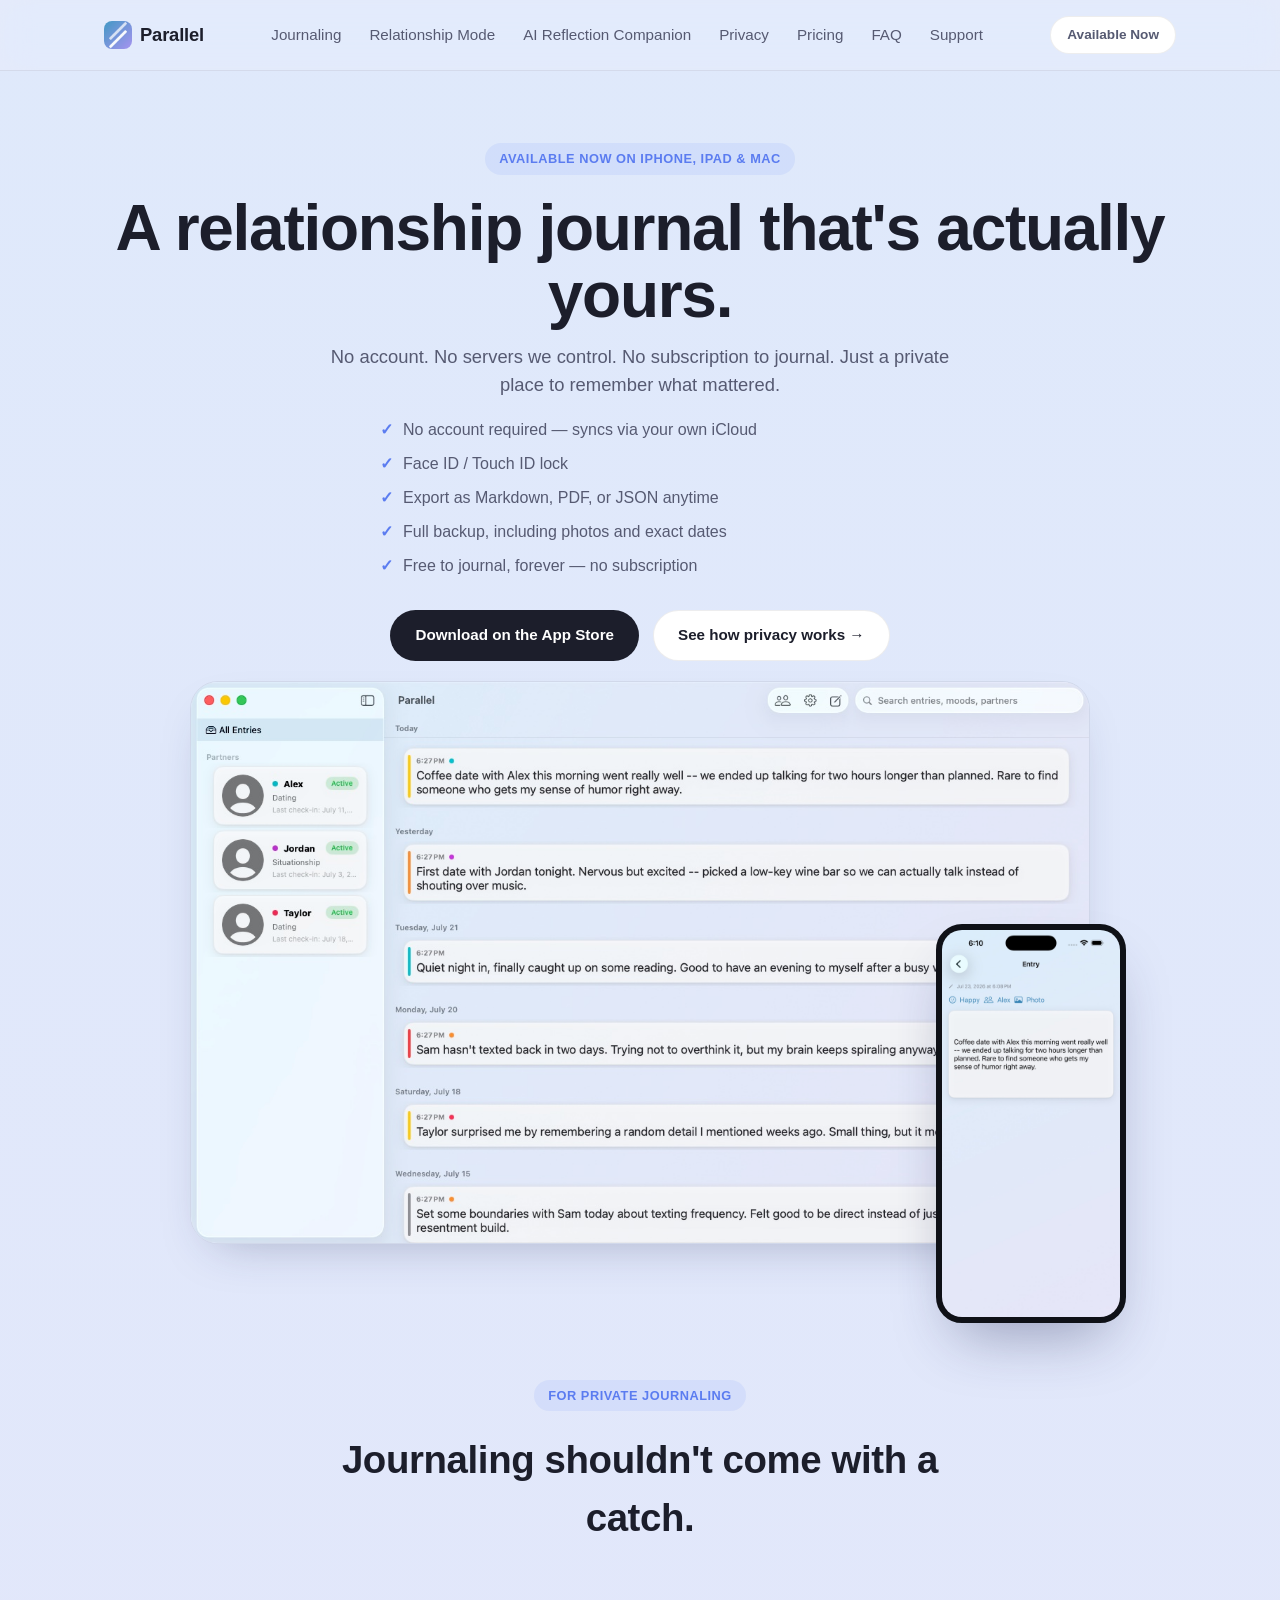
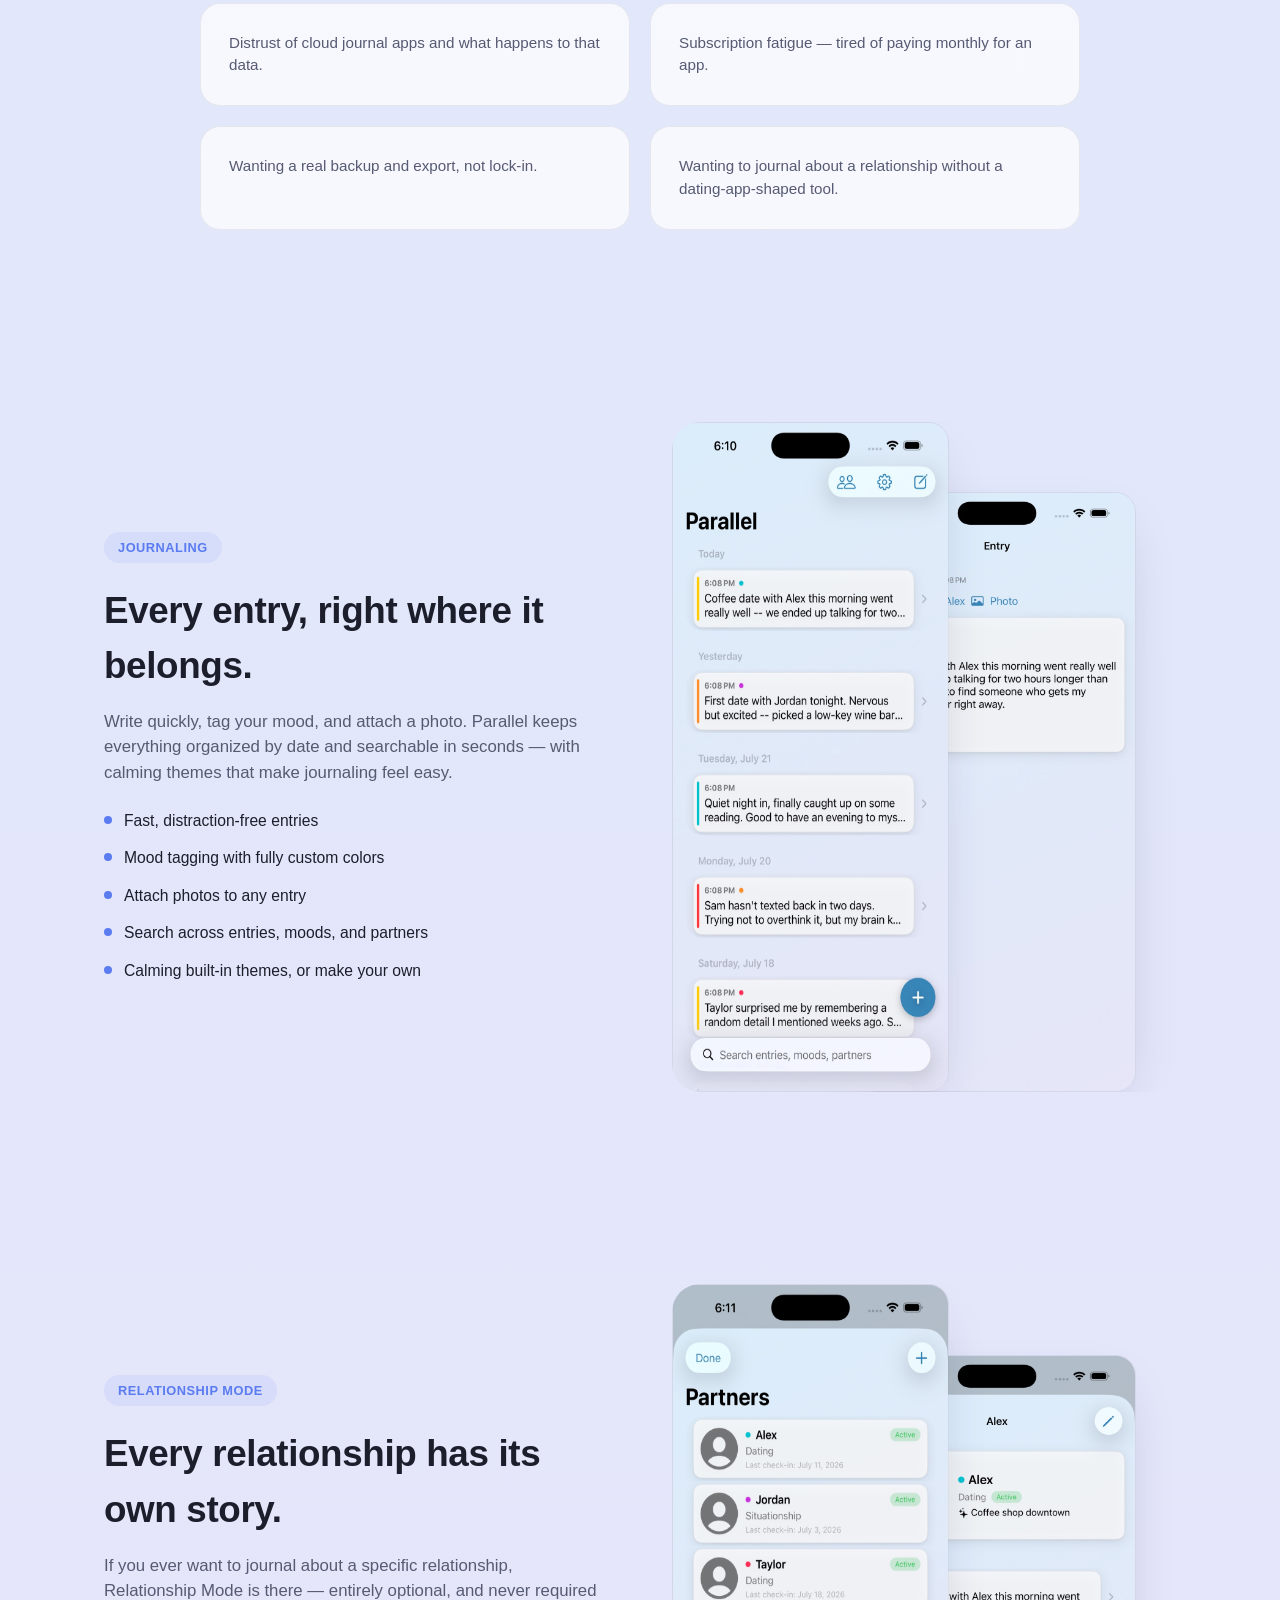
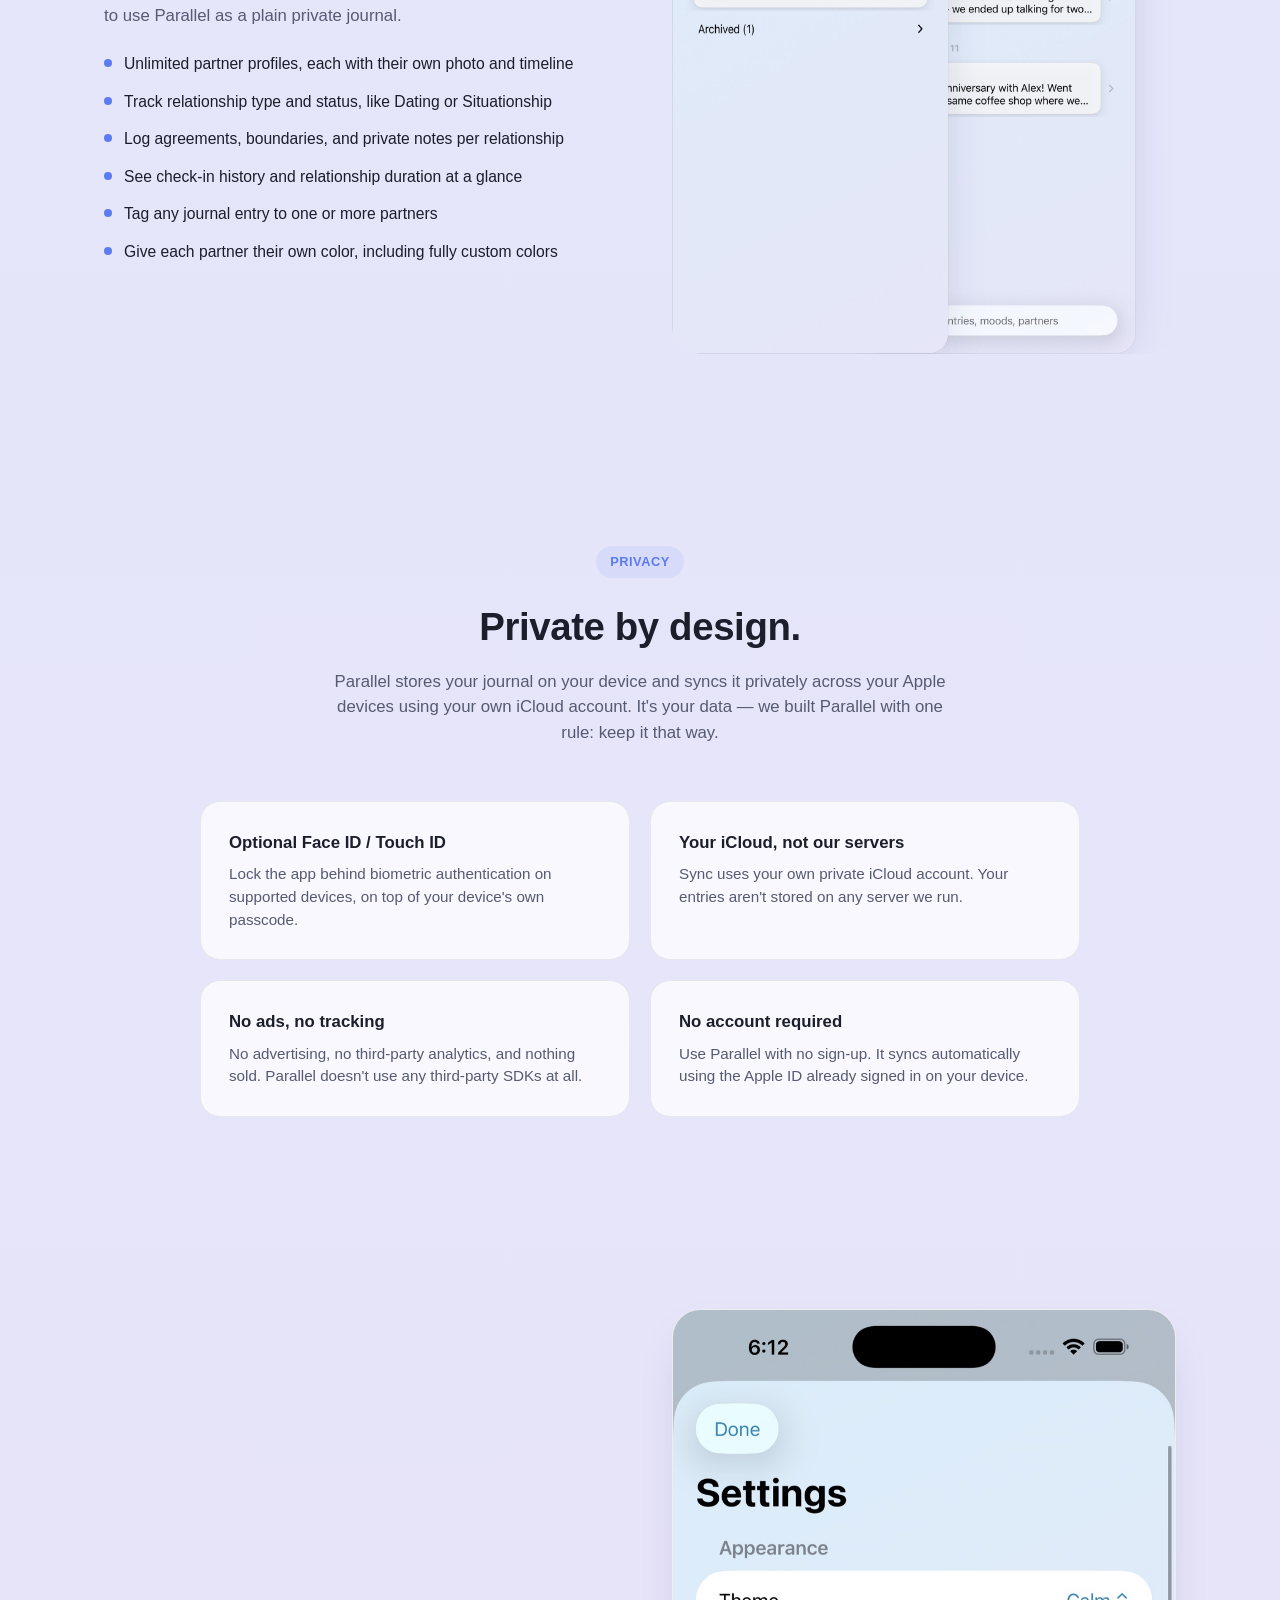
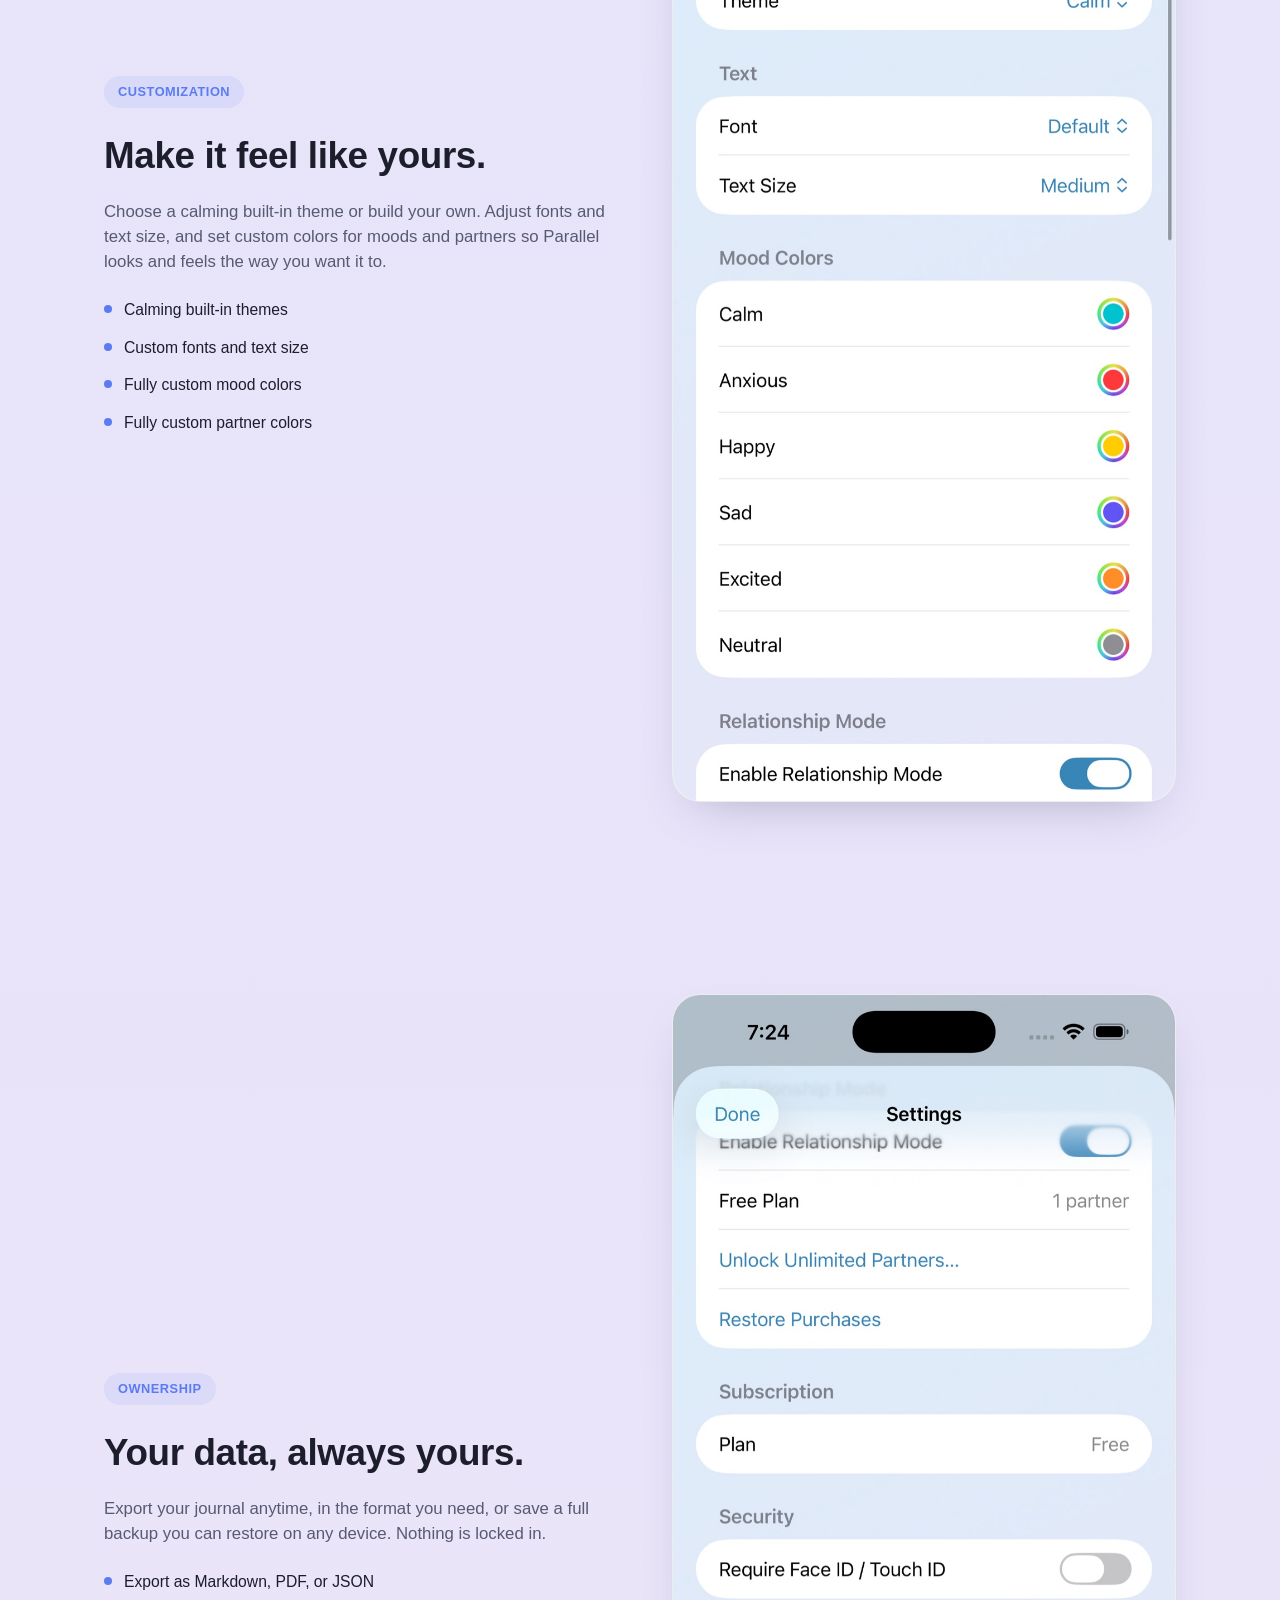
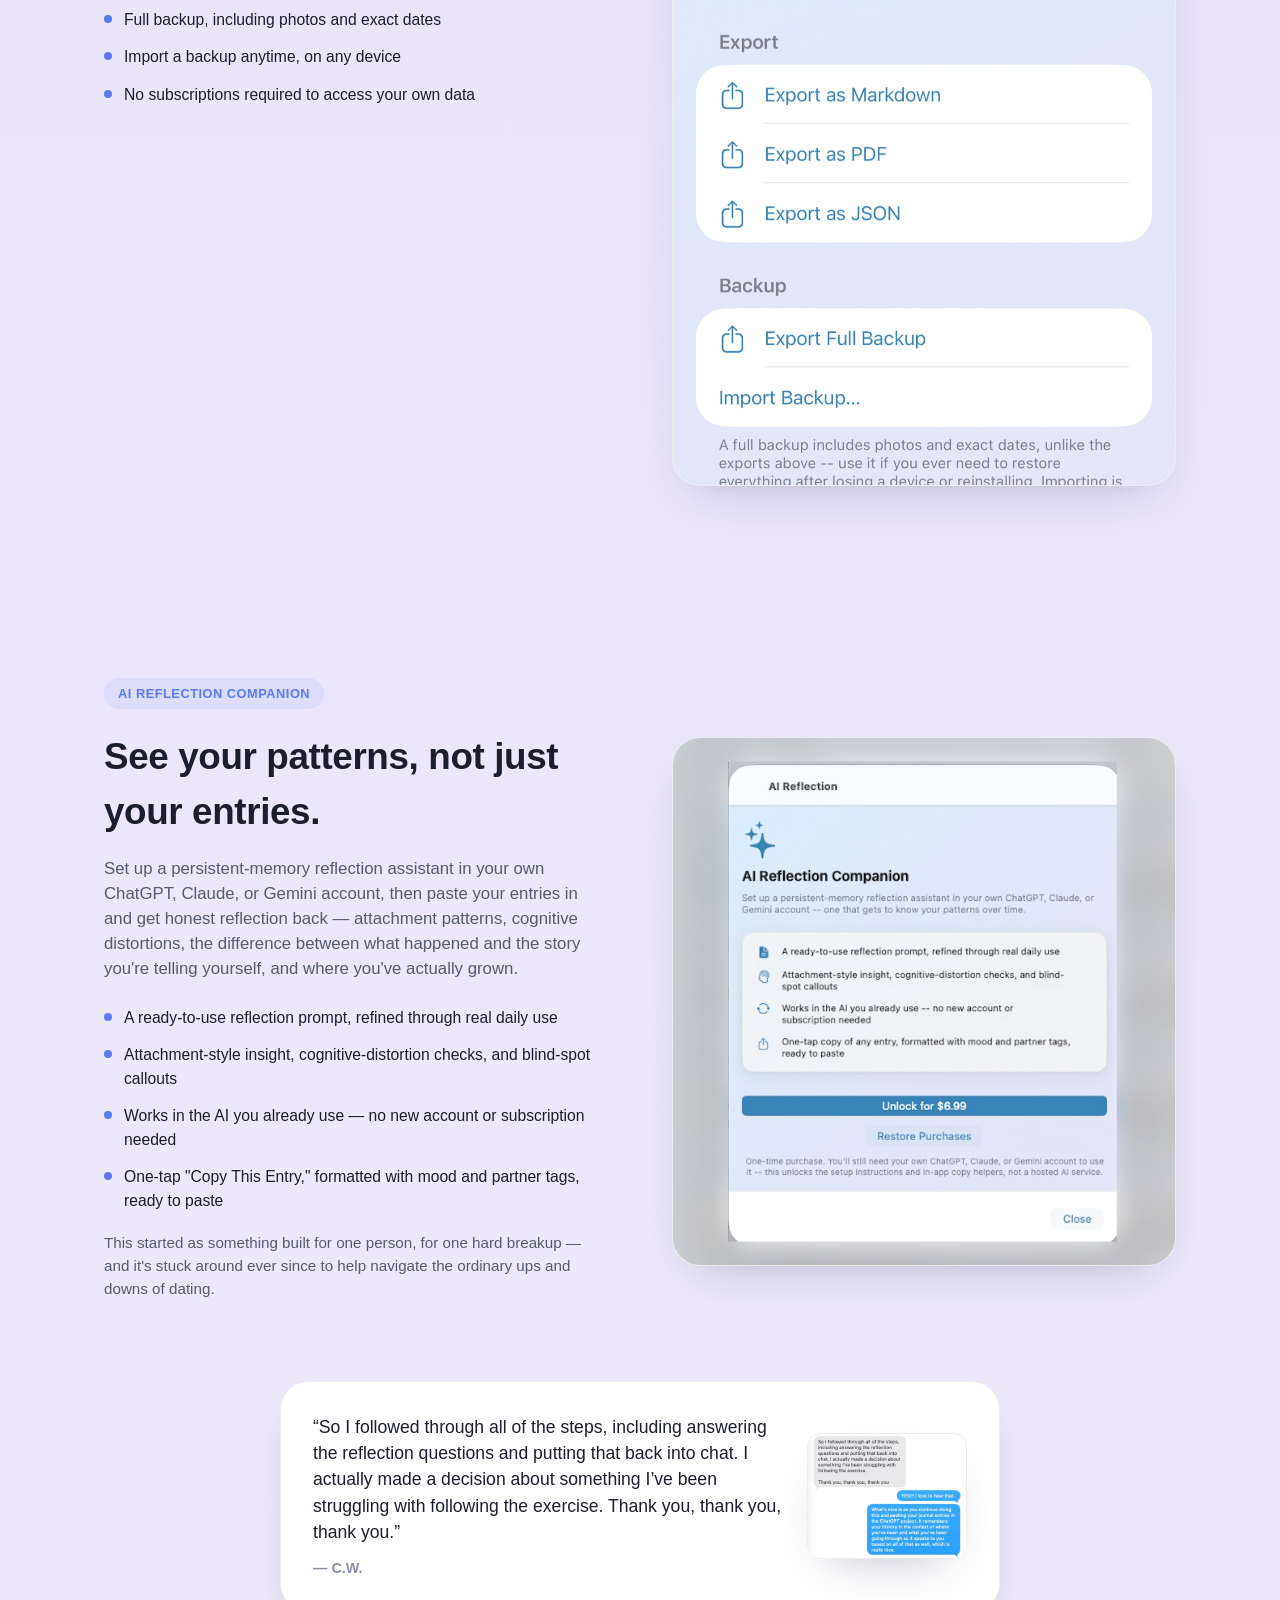
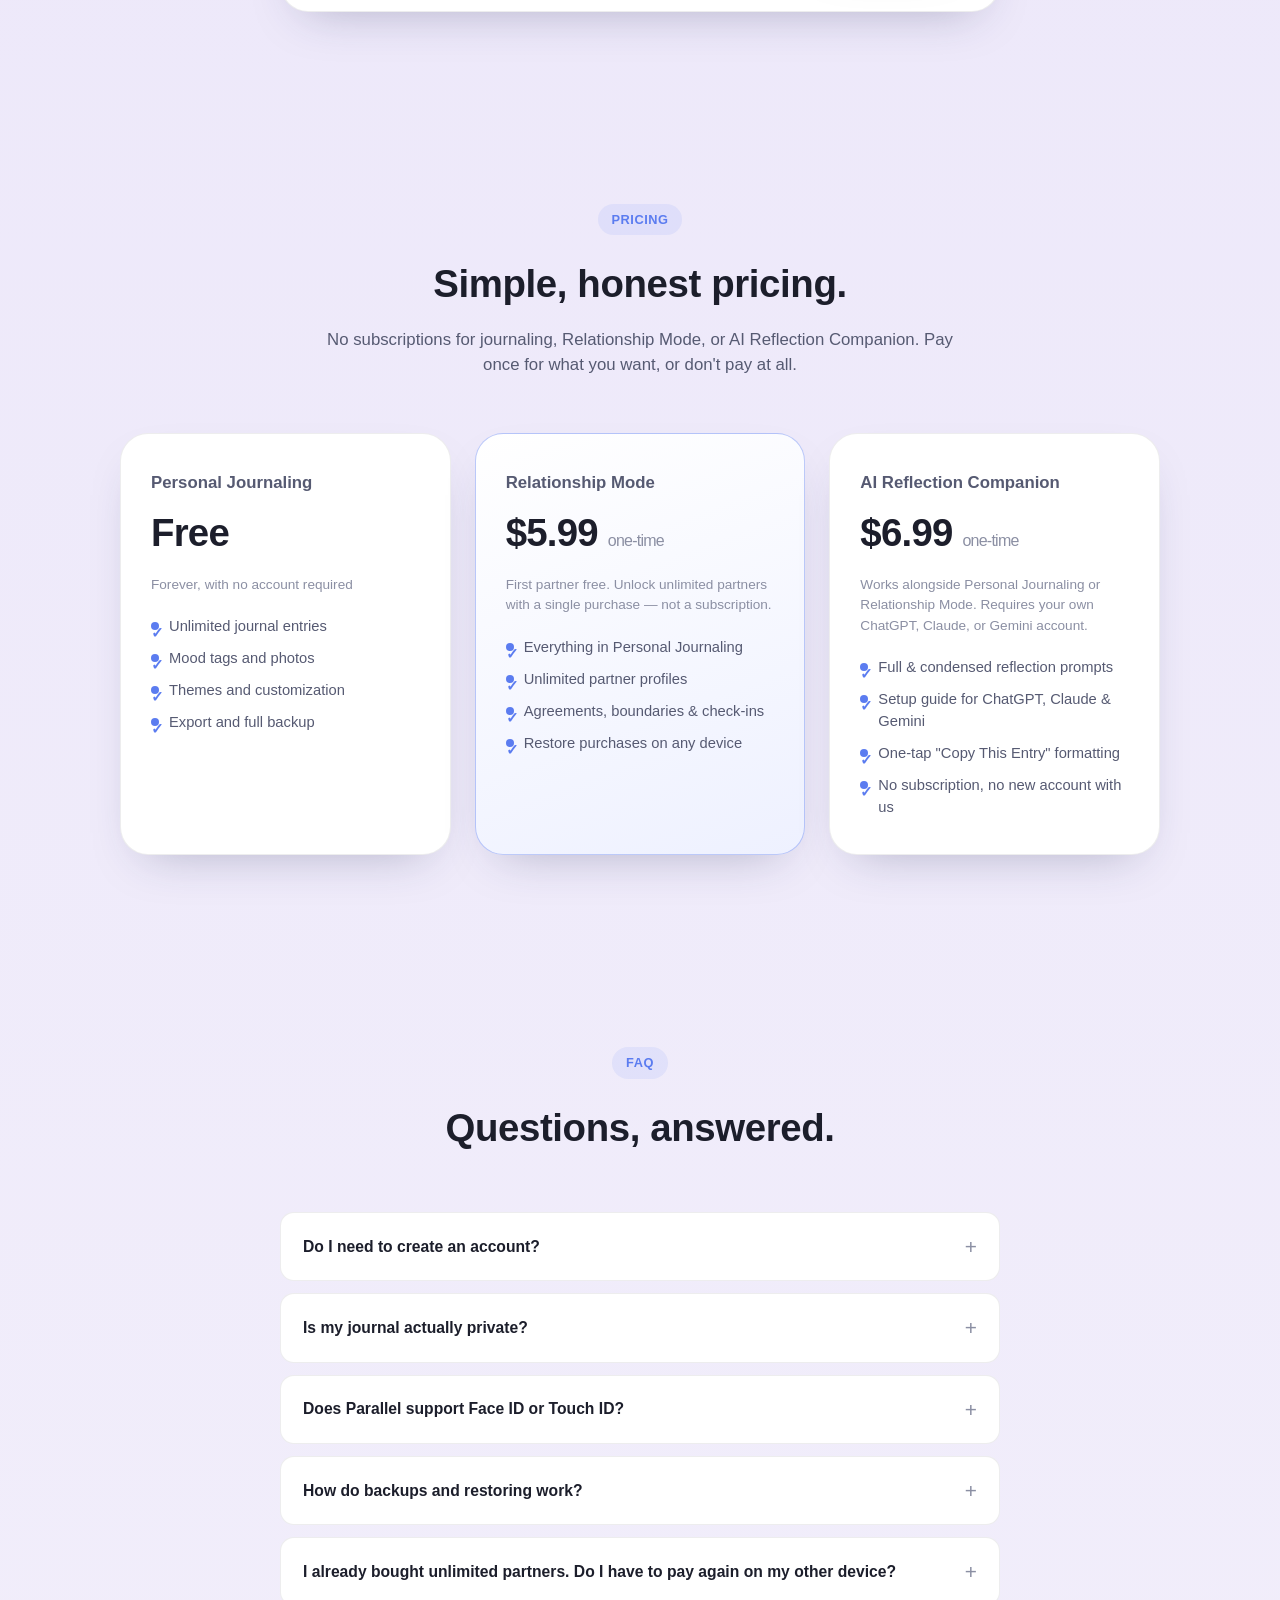
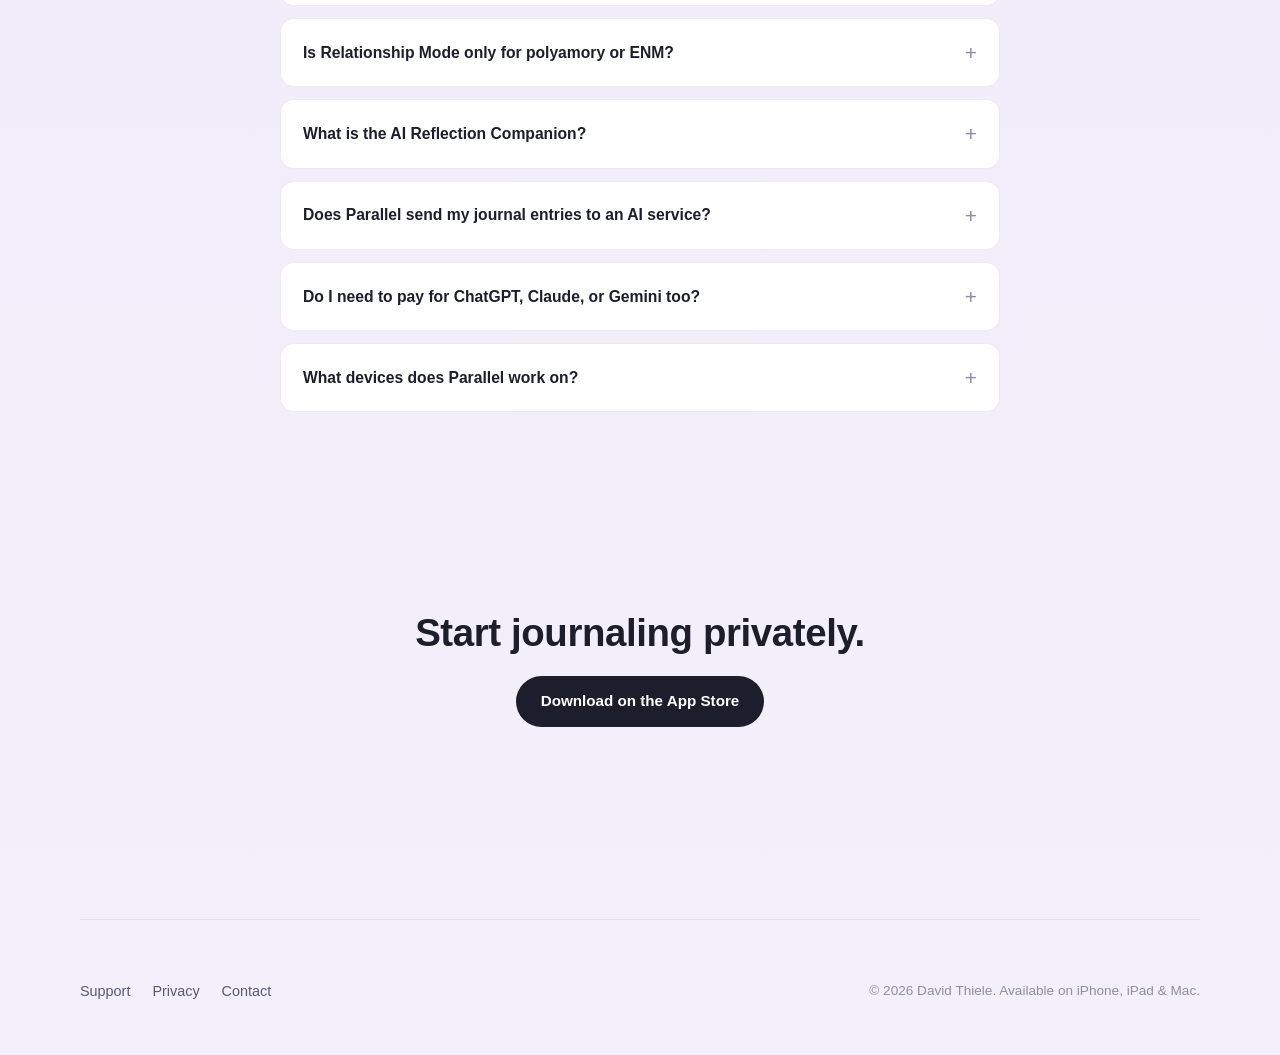
<file: for/journaling/index.html>
<!DOCTYPE html>
<html lang="en">
<head>
<meta charset="UTF-8">
<meta name="viewport" content="width=device-width, initial-scale=1.0">
<title>Parallel Journal — A relationship journal that's actually yours.</title>
<meta name="description" content="No account. No servers we control. No subscription to journal. Just a private place to remember what mattered.">
<link rel="canonical" href="https://parallel-journal.com/for/journaling">
<link rel="icon" type="image/png" href="/favicon.png">
<link rel="apple-touch-icon" href="/apple-touch-icon.png">
<link rel="stylesheet" href="/styles.css">
<script type="module" src="https://static.cloudflareinsights.com/beacon.min.js" data-cf-beacon='{"token":"9ad7dee54ea14db5ba8eda3883740e1d"}'></script>
<script src="/inapp.js" defer></script>
</head>
<body>

<header class="site">
  <nav class="nav">
    <a class="wordmark" href="/"><img src="/images/icon.png" alt="Parallel Journal icon">Parallel</a>
    <ul class="nav-links">
      <li><a href="#journaling">Journaling</a></li>
      <li><a href="#relationship-mode">Relationship Mode</a></li>
      <li><a href="#ai-reflection">AI Reflection Companion</a></li>
      <li><a href="#privacy">Privacy</a></li>
      <li><a href="#pricing">Pricing</a></li>
      <li><a href="#faq">FAQ</a></li>
      <li><a href="/support">Support</a></li>
    </ul>
    <span class="nav-cta">Available Now</span>
  </nav>
</header>

<main>

  <section class="hero wrap">
    <span class="eyebrow">Available now on iPhone, iPad &amp; Mac</span>
    <h1>A relationship journal that's actually yours.</h1>
    <p class="sub-tagline">No account. No servers we control. No subscription to journal. Just a private place to remember what mattered.</p>
    <ul class="hero-benefits">
      <li>No account required — syncs via your own iCloud</li>
      <li>Face ID / Touch ID lock</li>
      <li>Export as Markdown, PDF, or JSON anytime</li>
      <li>Full backup, including photos and exact dates</li>
      <li>Free to journal, forever — no subscription</li>
    </ul>
    <div class="hero-actions">
      <a class="btn btn-primary" href="https://apps.apple.com/us/app/parallel-journal/id6790966807" target="_blank" rel="noopener">Download on the App Store</a>
      <a class="btn btn-secondary" href="#privacy">See how privacy works →</a>
    </div>
    <div class="hero-shot">
      <div class="mac-shot">
        <img src="/images/mac/main-view.jpg" alt="Parallel Journal on Mac, showing a timeline of journal entries organized by date with mood colors and partner tags.">
      </div>
      <div class="ios-shot">
        <img src="/images/ios/entry-view.jpg" alt="A single journal entry on iPhone, tagged Happy and linked to a partner named Alex.">
      </div>
    </div>
  </section>

  <section class="feature" id="pain-points">
    <div class="wrap">
      <div class="section-header">
        <span class="eyebrow">For Private Journaling</span>
        <h2>Journaling shouldn't come with a catch.</h2>
      </div>
      <div class="privacy-grid">
        <div class="privacy-card">
          <p>Distrust of cloud journal apps and what happens to that data.</p>
        </div>
        <div class="privacy-card">
          <p>Subscription fatigue — tired of paying monthly for an app.</p>
        </div>
        <div class="privacy-card">
          <p>Wanting a real backup and export, not lock-in.</p>
        </div>
        <div class="privacy-card">
          <p>Wanting to journal about a relationship without a dating-app-shaped tool.</p>
        </div>
      </div>
    </div>
  </section>

  <section class="feature" id="journaling">
    <div class="wrap feature-grid">
      <div>
        <span class="eyebrow">Journaling</span>
        <h2>Every entry, right where it belongs.</h2>
        <p class="lead">Write quickly, tag your mood, and attach a photo. Parallel keeps everything organized by date and searchable in seconds — with calming themes that make journaling feel easy.</p>
        <ul>
          <li>Fast, distraction-free entries</li>
          <li>Mood tagging with fully custom colors</li>
          <li>Attach photos to any entry</li>
          <li>Search across entries, moods, and partners</li>
          <li>Calming built-in themes, or make your own</li>
        </ul>
      </div>
      <div class="feature-visual two-up">
        <img class="shot-a" src="/images/ios/main-entry-list.jpg" alt="Parallel Journal timeline on iPhone showing entries grouped by day.">
        <img class="shot-b" src="/images/ios/entry-view.jpg" alt="A single journal entry detail view on iPhone.">
      </div>
    </div>
  </section>

  <section class="feature reverse" id="relationship-mode">
    <div class="wrap feature-grid">
      <div class="feature-visual two-up">
        <img class="shot-a" src="/images/ios/partners-list.jpg" alt="Parallel Journal Partners list on iPhone showing Alex, Jordan, and Taylor with relationship type and status.">
        <img class="shot-b" src="/images/ios/partner-profile.jpg" alt="A partner's profile and entry history in Parallel Journal on iPhone.">
      </div>
      <div>
        <span class="eyebrow">Relationship Mode</span>
        <h2>Every relationship has its own story.</h2>
        <p class="lead">If you ever want to journal about a specific relationship, Relationship Mode is there — entirely optional, and never required to use Parallel as a plain private journal.</p>
        <ul>
          <li>Unlimited partner profiles, each with their own photo and timeline</li>
          <li>Track relationship type and status, like Dating or Situationship</li>
          <li>Log agreements, boundaries, and private notes per relationship</li>
          <li>See check-in history and relationship duration at a glance</li>
          <li>Tag any journal entry to one or more partners</li>
          <li>Give each partner their own color, including fully custom colors</li>
        </ul>
      </div>
    </div>
  </section>

  <section class="feature" id="privacy">
    <div class="wrap">
      <div class="section-header">
        <span class="eyebrow">Privacy</span>
        <h2>Private by design.</h2>
        <p>Parallel stores your journal on your device and syncs it privately across your Apple devices using your own iCloud account. It's your data — we built Parallel with one rule: keep it that way.</p>
      </div>
      <div class="privacy-grid">
        <div class="privacy-card">
          <h3>Optional Face ID / Touch ID</h3>
          <p>Lock the app behind biometric authentication on supported devices, on top of your device's own passcode.</p>
        </div>
        <div class="privacy-card">
          <h3>Your iCloud, not our servers</h3>
          <p>Sync uses your own private iCloud account. Your entries aren't stored on any server we run.</p>
        </div>
        <div class="privacy-card">
          <h3>No ads, no tracking</h3>
          <p>No advertising, no third-party analytics, and nothing sold. Parallel doesn't use any third-party SDKs at all.</p>
        </div>
        <div class="privacy-card">
          <h3>No account required</h3>
          <p>Use Parallel with no sign-up. It syncs automatically using the Apple ID already signed in on your device.</p>
        </div>
      </div>
    </div>
  </section>

  <section class="feature reverse" id="customization">
    <div class="wrap feature-grid">
      <div class="feature-visual">
        <img src="/images/ios/settings-1.jpg" alt="Parallel Journal appearance settings on iPhone, showing theme, font, text size, and mood color options.">
      </div>
      <div>
        <span class="eyebrow">Customization</span>
        <h2>Make it feel like yours.</h2>
        <p class="lead">Choose a calming built-in theme or build your own. Adjust fonts and text size, and set custom colors for moods and partners so Parallel looks and feels the way you want it to.</p>
        <ul>
          <li>Calming built-in themes</li>
          <li>Custom fonts and text size</li>
          <li>Fully custom mood colors</li>
          <li>Fully custom partner colors</li>
        </ul>
      </div>
    </div>
  </section>

  <section class="feature" id="ownership">
    <div class="wrap feature-grid">
      <div>
        <span class="eyebrow">Ownership</span>
        <h2>Your data, always yours.</h2>
        <p class="lead">Export your journal anytime, in the format you need, or save a full backup you can restore on any device. Nothing is locked in.</p>
        <ul>
          <li>Export as Markdown, PDF, or JSON</li>
          <li>Full backup, including photos and exact dates</li>
          <li>Import a backup anytime, on any device</li>
          <li>No subscriptions required to access your own data</li>
        </ul>
      </div>
      <div class="feature-visual">
        <img src="/images/ios/settings-2.jpg" alt="Parallel Journal export and backup settings on iPhone, showing Export as Markdown, PDF, and JSON, and full backup options.">
      </div>
    </div>
  </section>

  <section class="feature reverse" id="ai-reflection">
    <div class="wrap feature-grid">
      <div class="feature-visual">
        <img src="/images/mac/ai-reflection-unlock.jpg" alt="The AI Reflection Companion unlock screen in Parallel Journal, listing the reflection prompt, attachment and cognitive-distortion insight, and one-tap entry copying.">
      </div>
      <div>
        <span class="eyebrow">AI Reflection Companion</span>
        <h2>See your patterns, not just your entries.</h2>
        <p class="lead">Set up a persistent-memory reflection assistant in your own ChatGPT, Claude, or Gemini account, then paste your entries in and get honest reflection back — attachment patterns, cognitive distortions, the difference between what happened and the story you're telling yourself, and where you've actually grown.</p>
        <ul>
          <li>A ready-to-use reflection prompt, refined through real daily use</li>
          <li>Attachment-style insight, cognitive-distortion checks, and blind-spot callouts</li>
          <li>Works in the AI you already use — no new account or subscription needed</li>
          <li>One-tap "Copy This Entry," formatted with mood and partner tags, ready to paste</li>
        </ul>
        <p class="lead" style="margin-top: 20px; font-size: 0.95rem;">This started as something built for one person, for one hard breakup — and it's stuck around ever since to help navigate the ordinary ups and downs of dating.</p>
      </div>
    </div>
    <div class="wrap">
      <blockquote class="testimonial">
        <div class="testimonial-quote">
          <p>&ldquo;So I followed through all of the steps, including answering the reflection questions and putting that back into chat. I actually made a decision about something I&rsquo;ve been struggling with following the exercise. Thank you, thank you, thank you.&rdquo;</p>
          <footer>&mdash; C.W.</footer>
        </div>
        <div class="testimonial-proof">
          <img src="/images/testimonial-cw.jpg" alt="Text message from a Parallel Journal user describing their experience using AI Reflection Companion.">
        </div>
      </blockquote>
    </div>
  </section>

  <section class="feature" id="pricing">
    <div class="wrap">
      <div class="section-header">
        <span class="eyebrow">Pricing</span>
        <h2>Simple, honest pricing.</h2>
        <p>No subscriptions for journaling, Relationship Mode, or AI Reflection Companion. Pay once for what you want, or don't pay at all.</p>
      </div>
      <div class="pricing-grid">
        <div class="price-card">
          <h3>Personal Journaling</h3>
          <div class="price">Free</div>
          <p class="note">Forever, with no account required</p>
          <ul>
            <li>Unlimited journal entries</li>
            <li>Mood tags and photos</li>
            <li>Themes and customization</li>
            <li>Export and full backup</li>
          </ul>
        </div>
        <div class="price-card highlight">
          <h3>Relationship Mode</h3>
          <div class="price">$5.99 <small>one-time</small></div>
          <p class="note">First partner free. Unlock unlimited partners with a single purchase — not a subscription.</p>
          <ul>
            <li>Everything in Personal Journaling</li>
            <li>Unlimited partner profiles</li>
            <li>Agreements, boundaries &amp; check-ins</li>
            <li>Restore purchases on any device</li>
          </ul>
        </div>
        <div class="price-card">
          <h3>AI Reflection Companion</h3>
          <div class="price">$6.99 <small>one-time</small></div>
          <p class="note">Works alongside Personal Journaling or Relationship Mode. Requires your own ChatGPT, Claude, or Gemini account.</p>
          <ul>
            <li>Full &amp; condensed reflection prompts</li>
            <li>Setup guide for ChatGPT, Claude &amp; Gemini</li>
            <li>One-tap &quot;Copy This Entry&quot; formatting</li>
            <li>No subscription, no new account with us</li>
          </ul>
        </div>
      </div>
    </div>
  </section>

  <section class="feature" id="faq">
    <div class="wrap">
      <div class="section-header">
        <span class="eyebrow">FAQ</span>
        <h2>Questions, answered.</h2>
      </div>
      <div class="faq">
        <details>
          <summary>Do I need to create an account?</summary>
          <p>No. Parallel doesn't have a custom account system. It syncs using the Apple ID already signed in on your device.</p>
        </details>
        <details>
          <summary>Is my journal actually private?</summary>
          <p>Yes. Your entries are stored on your device and synced to your own private iCloud account — not on any server we operate. We don't sell or share your data, and Parallel doesn't use advertising or third-party analytics.</p>
        </details>
        <details>
          <summary>Does Parallel support Face ID or Touch ID?</summary>
          <p>Yes. You can require Face ID or Touch ID to open the app, in addition to your device's own lock screen security.</p>
        </details>
        <details>
          <summary>How do backups and restoring work?</summary>
          <p>Use Settings to export a full backup, including photos and exact dates, or export your entries as Markdown, PDF, or JSON. Import a backup anytime to restore your journal on a new device.</p>
        </details>
        <details>
          <summary>I already bought unlimited partners. Do I have to pay again on my other device?</summary>
          <p>No. Use Restore Purchases in Settings on any device signed in with the same Apple ID.</p>
        </details>
        <details>
          <summary>Is Relationship Mode only for polyamory or ENM?</summary>
          <p>Not at all. Relationship Mode works for anyone dating casually, practicing ethical non-monogamy, exploring polyamory, or in a single long-term relationship — really, anyone who wants their journal organized around the people in their life, not just the calendar.</p>
        </details>
        <details>
          <summary>What is the AI Reflection Companion?</summary>
          <p>A one-time $6.99 unlock that gives you setup instructions for a reflection assistant inside your own ChatGPT, Claude, or Gemini account, the full reflection prompt to use there, and a one-tap &quot;Copy This Entry&quot; button that formats any entry for pasting in. Parallel doesn't run or host any AI itself.</p>
        </details>
        <details>
          <summary>Does Parallel send my journal entries to an AI service?</summary>
          <p>No. Parallel never transmits your entries anywhere. &quot;Copy This Entry&quot; copies formatted text to your device's clipboard — what you paste into ChatGPT, Claude, or Gemini, and what happens to it after that, is between you and that provider, governed by their privacy policy, not ours.</p>
        </details>
        <details>
          <summary>Do I need to pay for ChatGPT, Claude, or Gemini too?</summary>
          <p>Not necessarily — the free tier of most of these tools works fine for this. AI Reflection Companion unlocks the setup and prompts inside Parallel; the AI conversation itself happens in an account you already control.</p>
        </details>
        <details>
          <summary>What devices does Parallel work on?</summary>
          <p>iPhone, iPad, and Mac, with entries syncing privately between them through your own iCloud account.</p>
        </details>
      </div>
    </div>
  </section>

  <section class="feature" id="cta">
    <div class="wrap section-header">
      <h2>Start journaling privately.</h2>
      <div class="hero-actions" style="justify-content: center; margin-bottom: 0;">
        <a class="btn btn-primary" href="https://apps.apple.com/us/app/parallel-journal/id6790966807" target="_blank" rel="noopener">Download on the App Store</a>
      </div>
      </div>
  </section>

</main>

<footer class="site wrap">
  <div class="footer-grid">
    <ul class="footer-links">
      <li><a href="/support">Support</a></li>
      <li><a href="/privacy">Privacy</a></li>
      <li><a href="mailto:support@parallel-journal.com">Contact</a></li>
    </ul>
    <p class="footer-meta">© 2026 David Thiele. Available on iPhone, iPad &amp; Mac.</p>
  </div>
</footer>

</body>
</html>
</file>
<file: styles.css>
:root {
  --bg-top: #dfe9fb;
  --bg-bottom: #e9e3f9;
  --ink: #1c1e2b;
  --ink-soft: #565a72;
  --ink-faint: #8b8fa3;
  --card: rgba(255, 255, 255, 0.72);
  --card-solid: #ffffff;
  --border: rgba(28, 30, 43, 0.08);
  --accent: #5b7cf0;
  --accent-ink: #ffffff;
  --radius-lg: 28px;
  --radius-md: 20px;
  --radius-sm: 14px;
  --shadow: 0 20px 50px -25px rgba(40, 45, 90, 0.35);
  --max: 1120px;
}

* { box-sizing: border-box; }

html { scroll-behavior: smooth; }

body {
  margin: 0;
  font-family: -apple-system, BlinkMacSystemFont, "SF Pro Text", "Segoe UI", Helvetica, Arial, sans-serif;
  color: var(--ink);
  background: linear-gradient(180deg, var(--bg-top) 0%, var(--bg-bottom) 55%, #f3f0fb 100%);
  line-height: 1.5;
  -webkit-font-smoothing: antialiased;
}

img { max-width: 100%; display: block; }

a { color: inherit; }

.wrap {
  max-width: var(--max);
  margin: 0 auto;
  padding: 0 24px;
}

/* Header */

header.site {
  position: sticky;
  top: 0;
  z-index: 20;
  backdrop-filter: saturate(180%) blur(16px);
  background: rgba(233, 236, 250, 0.65);
  border-bottom: 1px solid var(--border);
}

.nav {
  display: flex;
  align-items: center;
  justify-content: space-between;
  padding: 16px 24px;
  max-width: var(--max);
  margin: 0 auto;
}

.wordmark {
  display: inline-flex;
  align-items: center;
  gap: 8px;
  font-weight: 700;
  font-size: 1.15rem;
  text-decoration: none;
  letter-spacing: -0.01em;
}

.wordmark img {
  width: 28px;
  height: 28px;
  border-radius: 8px;
}

.nav-links {
  display: flex;
  gap: 28px;
  list-style: none;
  margin: 0;
  padding: 0;
}

.nav-links a {
  text-decoration: none;
  font-size: 0.95rem;
  color: var(--ink-soft);
}

.nav-links a:hover { color: var(--ink); }

.nav-cta {
  display: inline-flex;
  align-items: center;
  gap: 6px;
  font-size: 0.85rem;
  font-weight: 600;
  color: var(--ink-soft);
  background: var(--card-solid);
  border: 1px solid var(--border);
  padding: 8px 16px;
  border-radius: 999px;
  white-space: nowrap;
}

.nav-menu-toggle { display: none; }

/* Hero */

.hero {
  padding: 72px 0 40px;
  text-align: center;
}

.eyebrow {
  display: inline-block;
  font-size: 0.8rem;
  font-weight: 600;
  letter-spacing: 0.04em;
  text-transform: uppercase;
  color: var(--accent);
  background: rgba(91, 124, 240, 0.1);
  padding: 6px 14px;
  border-radius: 999px;
  margin-bottom: 20px;
}

.hero h1 {
  font-size: clamp(2.4rem, 5.5vw, 4rem);
  line-height: 1.05;
  letter-spacing: -0.02em;
  margin: 0 0 14px;
}

.hero .sub-tagline {
  font-size: 1.15rem;
  color: var(--ink-soft);
  margin: 0 auto 20px;
  max-width: 640px;
}

.hero-benefits {
  list-style: none;
  margin: 0 auto 32px;
  padding: 0;
  max-width: 520px;
  display: flex;
  flex-direction: column;
  gap: 10px;
  text-align: left;
}

.hero-benefits li {
  display: flex;
  gap: 10px;
  font-size: 1rem;
  color: var(--ink-soft);
}

.hero-benefits li::before {
  content: "✓";
  color: var(--accent);
  font-weight: 700;
  flex: none;
}

.hero-actions {
  display: flex;
  gap: 14px;
  justify-content: center;
  flex-wrap: wrap;
  margin-bottom: 20px;
}

.hero-note {
  font-size: 0.9rem;
  color: var(--ink-faint);
  margin: 0 auto 40px;
}

.btn {
  display: inline-flex;
  align-items: center;
  gap: 8px;
  padding: 13px 24px;
  border-radius: 999px;
  font-weight: 600;
  font-size: 0.95rem;
  text-decoration: none;
  border: 1px solid transparent;
}

.btn-primary {
  background: var(--ink);
  color: #fff;
}

.btn-primary:hover {
  opacity: 0.85;
}

.btn-secondary {
  background: var(--card-solid);
  color: var(--ink);
  border-color: var(--border);
}

.btn-secondary:hover { border-color: rgba(28,30,43,0.2); }

.hero-shot {
  position: relative;
  max-width: 900px;
  margin: 0 auto;
}

.hero-shot .mac-shot {
  border-radius: var(--radius-lg);
  box-shadow: var(--shadow);
  border: 1px solid var(--border);
  overflow: hidden;
}

.hero-shot .mac-shot img { width: 100%; }

.hero-shot .ios-shot {
  position: absolute;
  right: -4%;
  bottom: -14%;
  width: 190px;
  border-radius: 26px;
  box-shadow: 0 30px 60px -20px rgba(40, 45, 90, 0.4);
  border: 6px solid #0f1117;
  overflow: hidden;
  background: #0f1117;
}

/* Sections */

section.feature {
  padding: 96px 0;
}

.feature-grid {
  display: grid;
  grid-template-columns: 1fr 1fr;
  gap: 64px;
  align-items: center;
}

.feature.reverse .feature-grid { direction: rtl; }
.feature.reverse .feature-grid > * { direction: ltr; }

.feature h2 {
  font-size: clamp(1.7rem, 3vw, 2.3rem);
  letter-spacing: -0.01em;
  margin: 0 0 16px;
}

.feature p.lead {
  color: var(--ink-soft);
  font-size: 1.05rem;
  margin: 0 0 24px;
}

.feature ul {
  list-style: none;
  margin: 0;
  padding: 0;
  display: flex;
  flex-direction: column;
  gap: 14px;
}

.feature ul li {
  display: flex;
  gap: 12px;
  align-items: flex-start;
  font-size: 0.98rem;
  color: var(--ink);
}

.feature ul li::before {
  content: "";
  flex: none;
  width: 8px;
  height: 8px;
  margin-top: 7px;
  border-radius: 50%;
  background: var(--accent);
}

.feature-visual {
  border-radius: var(--radius-lg);
  overflow: hidden;
  box-shadow: var(--shadow);
  border: 1px solid var(--border);
  background: var(--card-solid);
}

.feature-visual img { width: 100%; }

.feature-visual.two-up {
  display: flex;
  gap: 0;
  background: transparent;
  box-shadow: none;
  border: none;
}

.feature-visual.two-up img {
  border-radius: var(--radius-md);
  box-shadow: var(--shadow);
  border: 1px solid var(--border);
}

.feature-visual.two-up .shot-a { width: 55%; z-index: 2; }
.feature-visual.two-up .shot-b { width: 55%; margin-left: -18%; margin-top: 14%; }

.partner-dots {
  display: flex;
  gap: 8px;
  margin-bottom: 20px;
}

.partner-dots span {
  width: 14px;
  height: 14px;
  border-radius: 50%;
  display: inline-block;
}

/* Section shells */

.section-header {
  text-align: center;
  max-width: 640px;
  margin: 0 auto 56px;
}

.section-header h2 {
  font-size: clamp(1.8rem, 3.2vw, 2.4rem);
  margin: 0 0 14px;
  letter-spacing: -0.01em;
}

.section-header p {
  color: var(--ink-soft);
  font-size: 1.05rem;
  margin: 0;
}

/* Privacy */

.privacy-grid {
  display: grid;
  grid-template-columns: repeat(2, 1fr);
  gap: 20px;
  max-width: 880px;
  margin: 0 auto;
}

.privacy-card {
  background: var(--card);
  border: 1px solid var(--border);
  border-radius: var(--radius-md);
  padding: 28px;
}

.privacy-card h3 {
  font-size: 1.05rem;
  margin: 0 0 8px;
}

.privacy-card p {
  color: var(--ink-soft);
  font-size: 0.95rem;
  margin: 0;
}

/* Pricing */

.pricing-grid {
  display: grid;
  grid-template-columns: repeat(3, 1fr);
  gap: 24px;
  max-width: 1040px;
  margin: 0 auto;
}

.price-card {
  background: var(--card-solid);
  border: 1px solid var(--border);
  border-radius: var(--radius-lg);
  padding: 36px 30px;
  box-shadow: var(--shadow);
}

.price-card.highlight {
  border: 1px solid rgba(91, 124, 240, 0.4);
  background: linear-gradient(160deg, #ffffff, #eef1ff);
}

.price-card h3 {
  font-size: 1.05rem;
  color: var(--ink-soft);
  margin: 0 0 8px;
  font-weight: 600;
}

.price-card .price {
  font-size: 2.4rem;
  font-weight: 700;
  letter-spacing: -0.02em;
  margin-bottom: 4px;
}

.price-card .price small {
  font-size: 1rem;
  font-weight: 500;
  color: var(--ink-faint);
}

.price-card .note {
  color: var(--ink-faint);
  font-size: 0.85rem;
  margin-bottom: 20px;
}

.price-card ul {
  list-style: none;
  margin: 0;
  padding: 0;
  display: flex;
  flex-direction: column;
  gap: 10px;
}

.price-card ul li {
  font-size: 0.92rem;
  color: var(--ink-soft);
  display: flex;
  gap: 10px;
}

.price-card ul li::before {
  content: "✓";
  color: var(--accent);
  font-weight: 700;
}

/* FAQ */

.faq {
  max-width: 720px;
  margin: 0 auto;
  display: flex;
  flex-direction: column;
  gap: 12px;
}

.faq details {
  background: var(--card-solid);
  border: 1px solid var(--border);
  border-radius: var(--radius-sm);
  padding: 18px 22px;
}

.faq summary {
  cursor: pointer;
  font-weight: 600;
  font-size: 0.98rem;
  list-style: none;
  display: flex;
  justify-content: space-between;
  align-items: center;
}

.faq summary::-webkit-details-marker { display: none; }

.faq summary::after {
  content: "+";
  font-weight: 400;
  font-size: 1.3rem;
  color: var(--ink-faint);
  margin-left: 12px;
}

.faq details[open] summary::after { content: "–"; }

.faq p {
  margin: 14px 0 0;
  color: var(--ink-soft);
  font-size: 0.95rem;
}

/* Promotion (Black Friday) */

.sr-only {
  position: absolute;
  width: 1px;
  height: 1px;
  margin: -1px;
  padding: 0;
  overflow: hidden;
  clip: rect(0, 0, 0, 0);
  white-space: nowrap;
  border: 0;
}

.promo-panel {
  max-width: 1000px;
  margin: 0 auto;
  padding: 56px 40px;
  background: linear-gradient(160deg, rgba(255, 255, 255, 0.9), rgba(238, 241, 255, 0.95));
  border: 1px solid rgba(91, 124, 240, 0.28);
  border-radius: var(--radius-lg);
  box-shadow: var(--shadow);
}

.promo-panel .section-header {
  margin-bottom: 40px;
}

.promo-panel .section-header h2 {
  text-wrap: balance;
}

.promo-grid {
  display: grid;
  grid-template-columns: repeat(2, 1fr);
  gap: 24px;
}

.promo-grid .price-card {
  display: flex;
  flex-direction: column;
  box-shadow: none;
}

.promo-grid .promo-blurb {
  color: var(--ink-soft);
  font-size: 0.95rem;
  margin: 0 0 18px;
}

.promo-grid .price {
  display: flex;
  align-items: baseline;
  flex-wrap: wrap;
  column-gap: 8px;
}

.promo-grid .price small {
  white-space: nowrap;
}

.price-was {
  font-size: 1.1rem;
  font-weight: 500;
  color: var(--ink-faint);
}

.promo-cta {
  margin-top: auto;
  padding-top: 24px;
}

.promo-cta .btn {
  width: 100%;
  justify-content: center;
}

.promo-redeem {
  max-width: 560px;
  margin: 40px auto 0;
}

.promo-redeem h3 {
  margin: 0 0 14px;
  font-size: 1.05rem;
  text-align: center;
}

.promo-steps {
  margin: 0;
  padding: 0;
  list-style: none;
  counter-reset: step;
  display: flex;
  flex-direction: column;
  gap: 10px;
}

.promo-steps li {
  counter-increment: step;
  display: flex;
  gap: 12px;
  align-items: flex-start;
  font-size: 0.95rem;
  color: var(--ink-soft);
}

.promo-steps li::before {
  content: counter(step);
  flex: none;
  width: 24px;
  height: 24px;
  border-radius: 50%;
  background: rgba(91, 124, 240, 0.12);
  color: var(--accent);
  font-size: 0.8rem;
  font-weight: 700;
  display: flex;
  align-items: center;
  justify-content: center;
}

.promo-panel .section-header h1 {
  margin: 0 0 14px;
  font-size: clamp(1.8rem, 3.2vw, 2.4rem);
  letter-spacing: -0.01em;
  text-wrap: balance;
}

.promo-inapp {
  max-width: 560px;
  margin: 16px auto 28px;
  text-align: left;
  padding: 18px 20px;
  border-radius: var(--radius-md);
  background: rgba(91, 124, 240, 0.12);
  border: 1px solid rgba(91, 124, 240, 0.35);
  font-size: 0.92rem;
  color: var(--ink-soft);
}

.promo-inapp[hidden] {
  display: none;
}

/* The hero has no side padding of its own; keep the banner off the screen edges. */
.hero .promo-inapp {
  width: calc(100% - 32px);
}

.promo-inapp h3 {
  margin: 0 0 6px;
  font-size: 1rem;
  color: var(--ink);
}

.promo-inapp p {
  margin: 0 0 10px;
}

.promo-inapp-copy {
  display: flex;
  gap: 10px;
  align-items: center;
  flex-wrap: wrap;
}

.promo-inapp-url {
  flex: 1;
  min-width: 180px;
  padding: 11px 14px;
  border-radius: 999px;
  border: 1px solid var(--border);
  background: var(--card-solid);
  font: inherit;
  font-size: 0.85rem;
  color: var(--ink);
}

.promo-inapp .btn {
  font-family: inherit;
  cursor: pointer;
}

.promo-fineprint {
  margin: 28px auto 0;
  max-width: 560px;
  text-align: center;
  font-size: 0.85rem;
  color: var(--ink-faint);
}

/* Testimonial */

.testimonial {
  max-width: 720px;
  margin: 56px auto 0;
  padding: 32px;
  background: var(--card-solid);
  border: 1px solid var(--border);
  border-radius: var(--radius-lg);
  box-shadow: var(--shadow);
  display: flex;
  gap: 24px;
  align-items: center;
  flex-wrap: wrap;
}

.testimonial-quote {
  flex: 1;
  min-width: 240px;
}

.testimonial-quote p {
  font-size: 1.1rem;
  line-height: 1.5;
  margin: 0 0 12px;
  color: var(--ink);
}

.testimonial-quote footer {
  font-size: 0.9rem;
  color: var(--ink-faint);
  font-weight: 600;
}

.testimonial-proof {
  flex: none;
  width: 160px;
  border-radius: var(--radius-sm);
  border: 1px solid var(--border);
  overflow: hidden;
  box-shadow: var(--shadow);
}

.testimonial-proof img {
  width: 100%;
  display: block;
}

/* Footer */

footer.site {
  border-top: 1px solid var(--border);
  padding: 48px 0 40px;
  margin-top: 40px;
}

.footer-grid {
  display: flex;
  justify-content: space-between;
  align-items: center;
  flex-wrap: wrap;
  gap: 20px;
}

.footer-links {
  display: flex;
  gap: 22px;
  list-style: none;
  margin: 0;
  padding: 0;
}

.footer-links a {
  text-decoration: none;
  color: var(--ink-soft);
  font-size: 0.9rem;
}

.footer-links a:hover { color: var(--ink); }

.footer-meta {
  color: var(--ink-faint);
  font-size: 0.85rem;
}

/* Responsive */

@media (max-width: 860px) {
  .nav-links { display: none; }
  .feature-grid { grid-template-columns: 1fr; gap: 40px; }
  .feature.reverse .feature-grid { direction: ltr; }
  .privacy-grid { grid-template-columns: 1fr; }
  .pricing-grid { grid-template-columns: 1fr; }
  .hero-shot .ios-shot { width: 120px; right: 2%; bottom: -10%; }
  section.feature { padding: 64px 0; }
  .footer-grid { flex-direction: column; align-items: flex-start; }
}

/* Side-by-side promo cards at tablet widths: the longer card title wraps to two
   lines here, so reserve two lines on both to keep the prices aligned. */
@media (min-width: 641px) and (max-width: 900px) {
  .promo-grid .price-card h3 { min-height: 3em; }
}

@media (max-width: 640px) {
  .promo-grid { grid-template-columns: 1fr; }
  .promo-panel { padding: 36px 20px; }
  .promo-grid .price-card { padding: 28px 22px; }
  .promo-grid .price { font-size: 2rem; }
}

@media (max-width: 520px) {
  .hero { padding: 48px 0 24px; }
  .hero-shot .ios-shot { display: none; }
}
</file>
